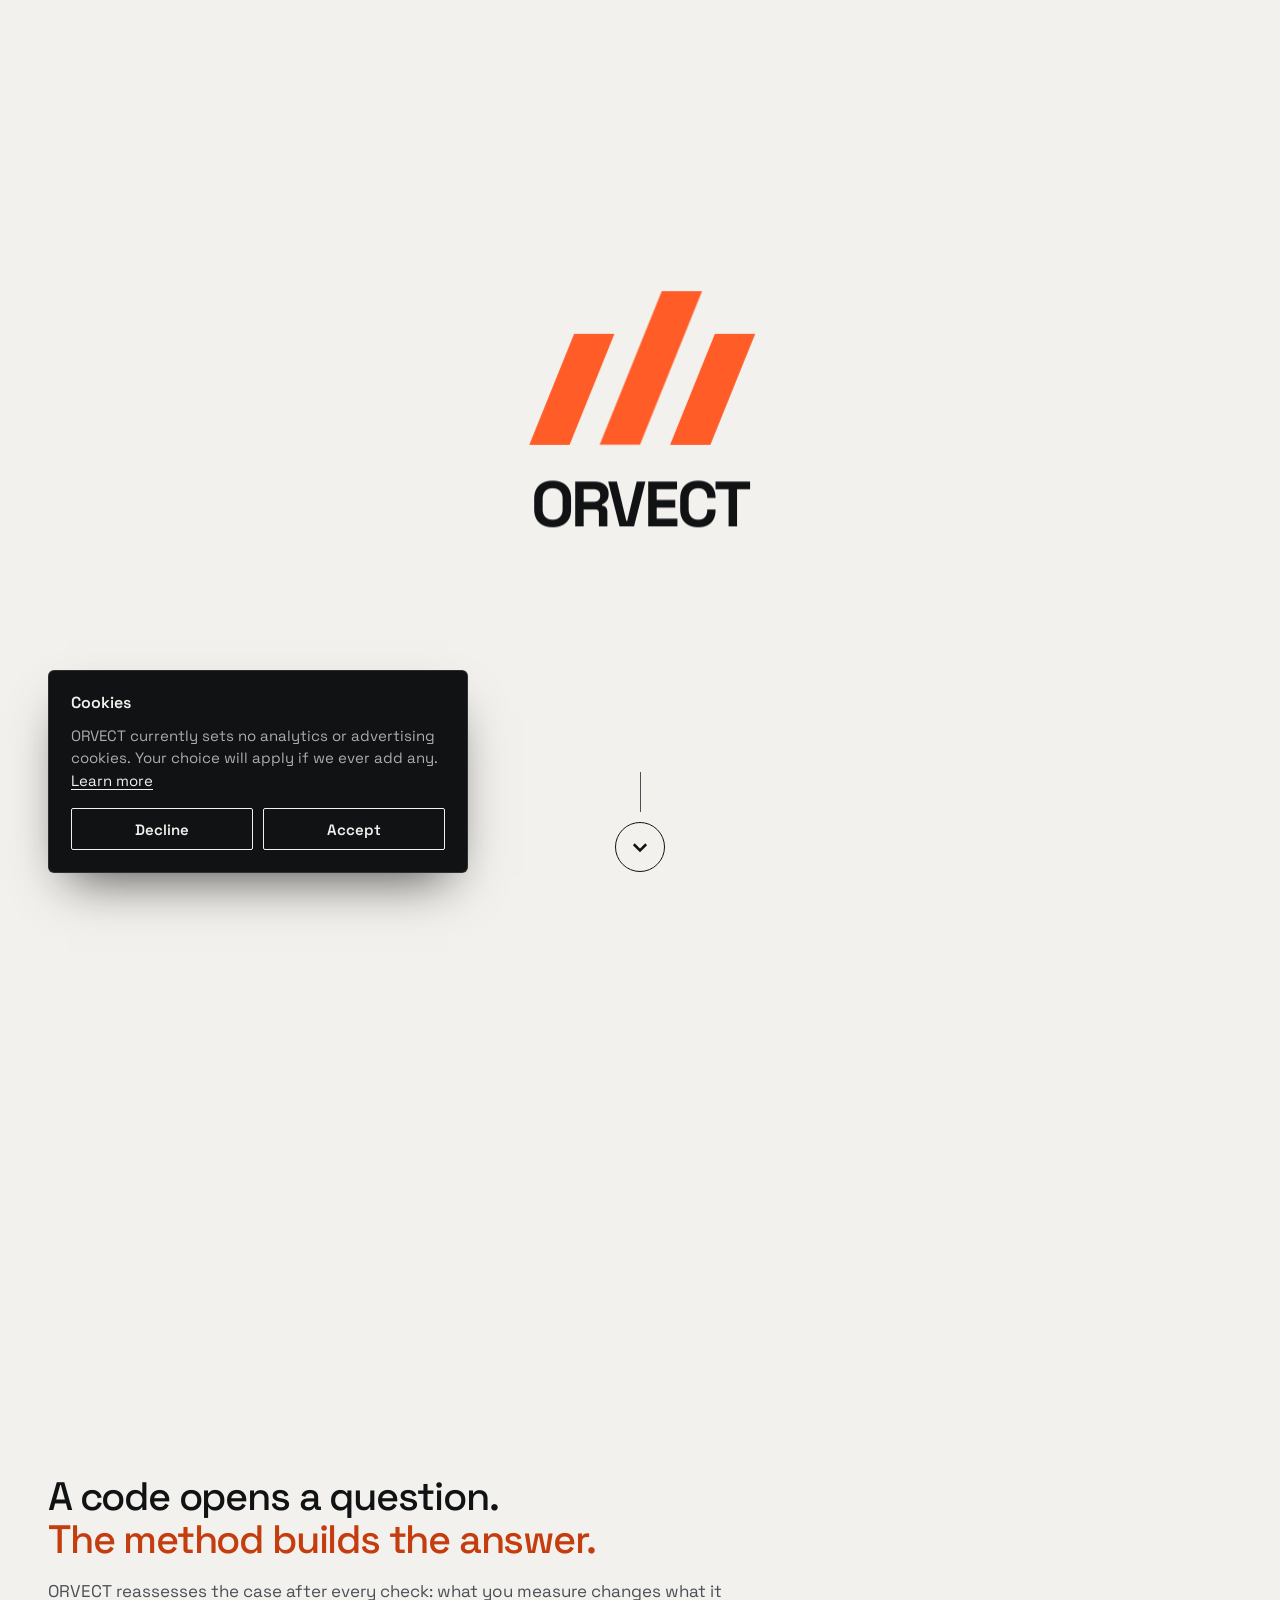
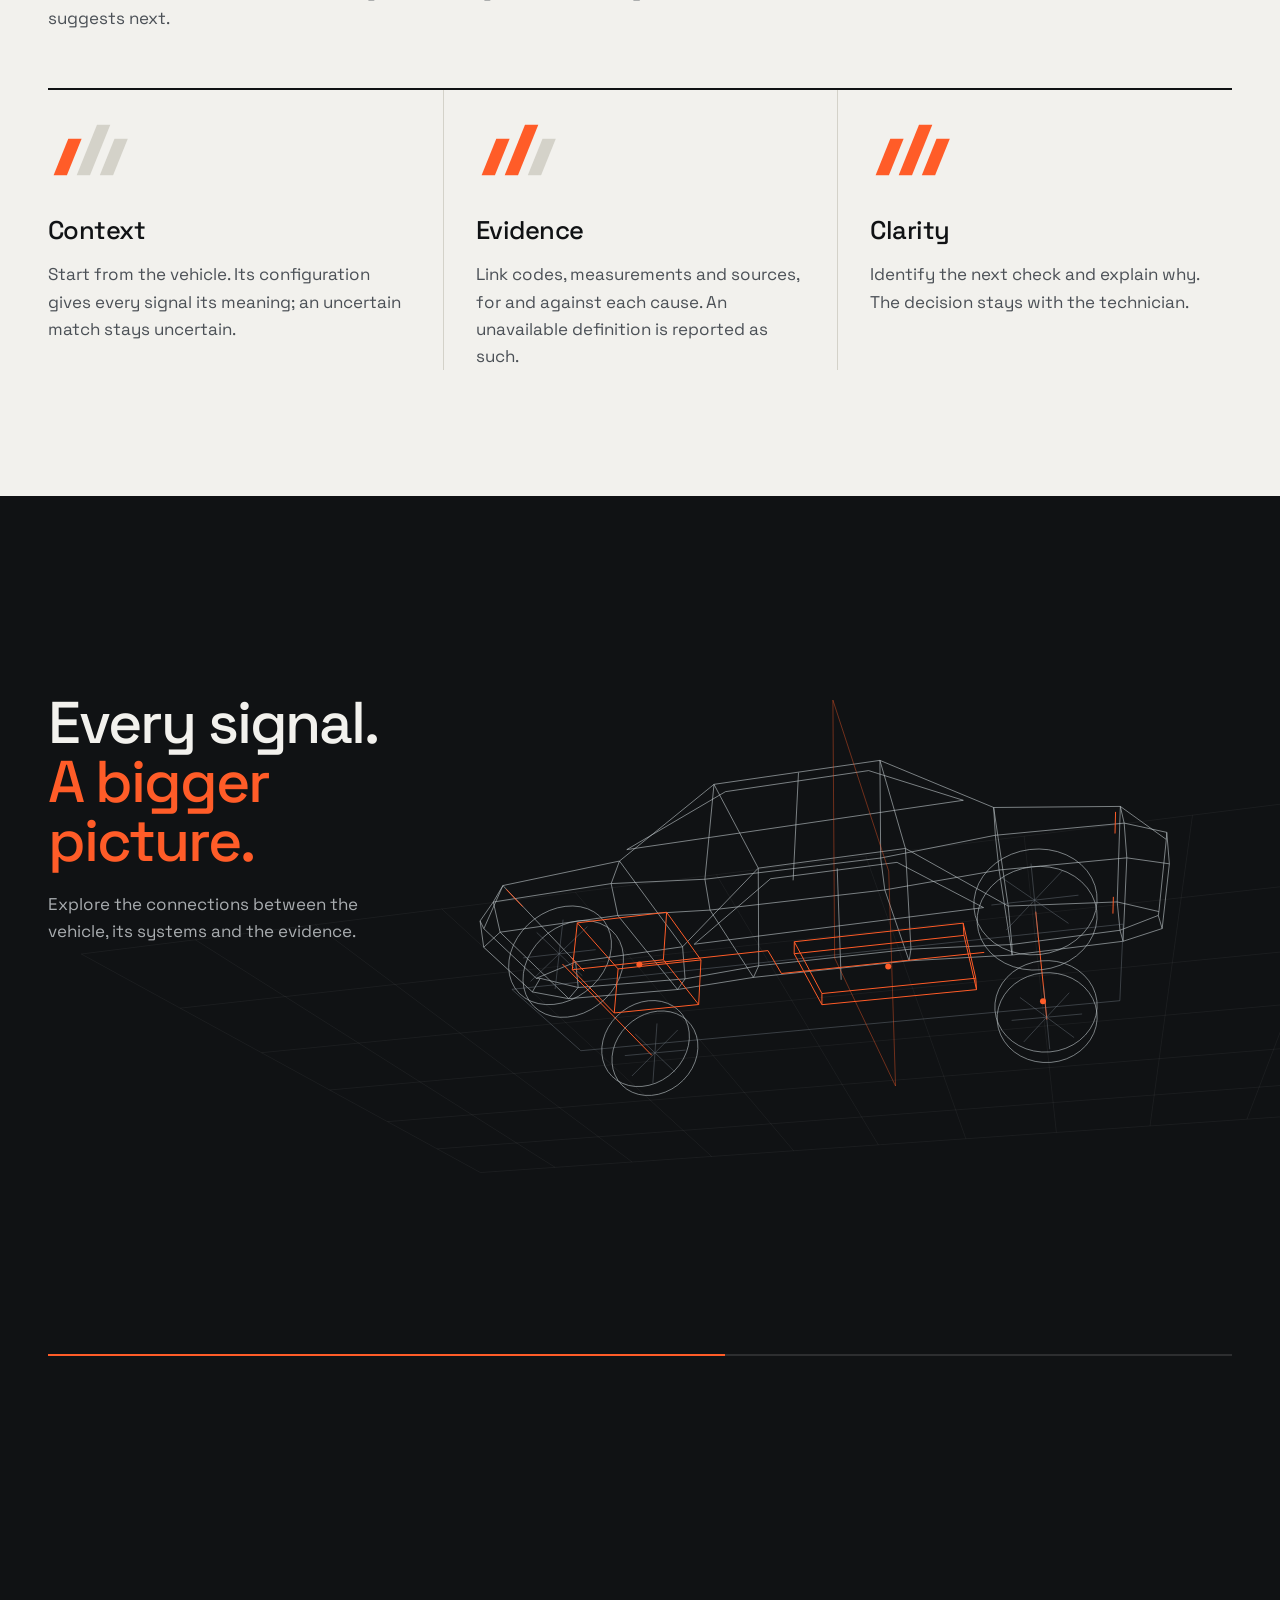
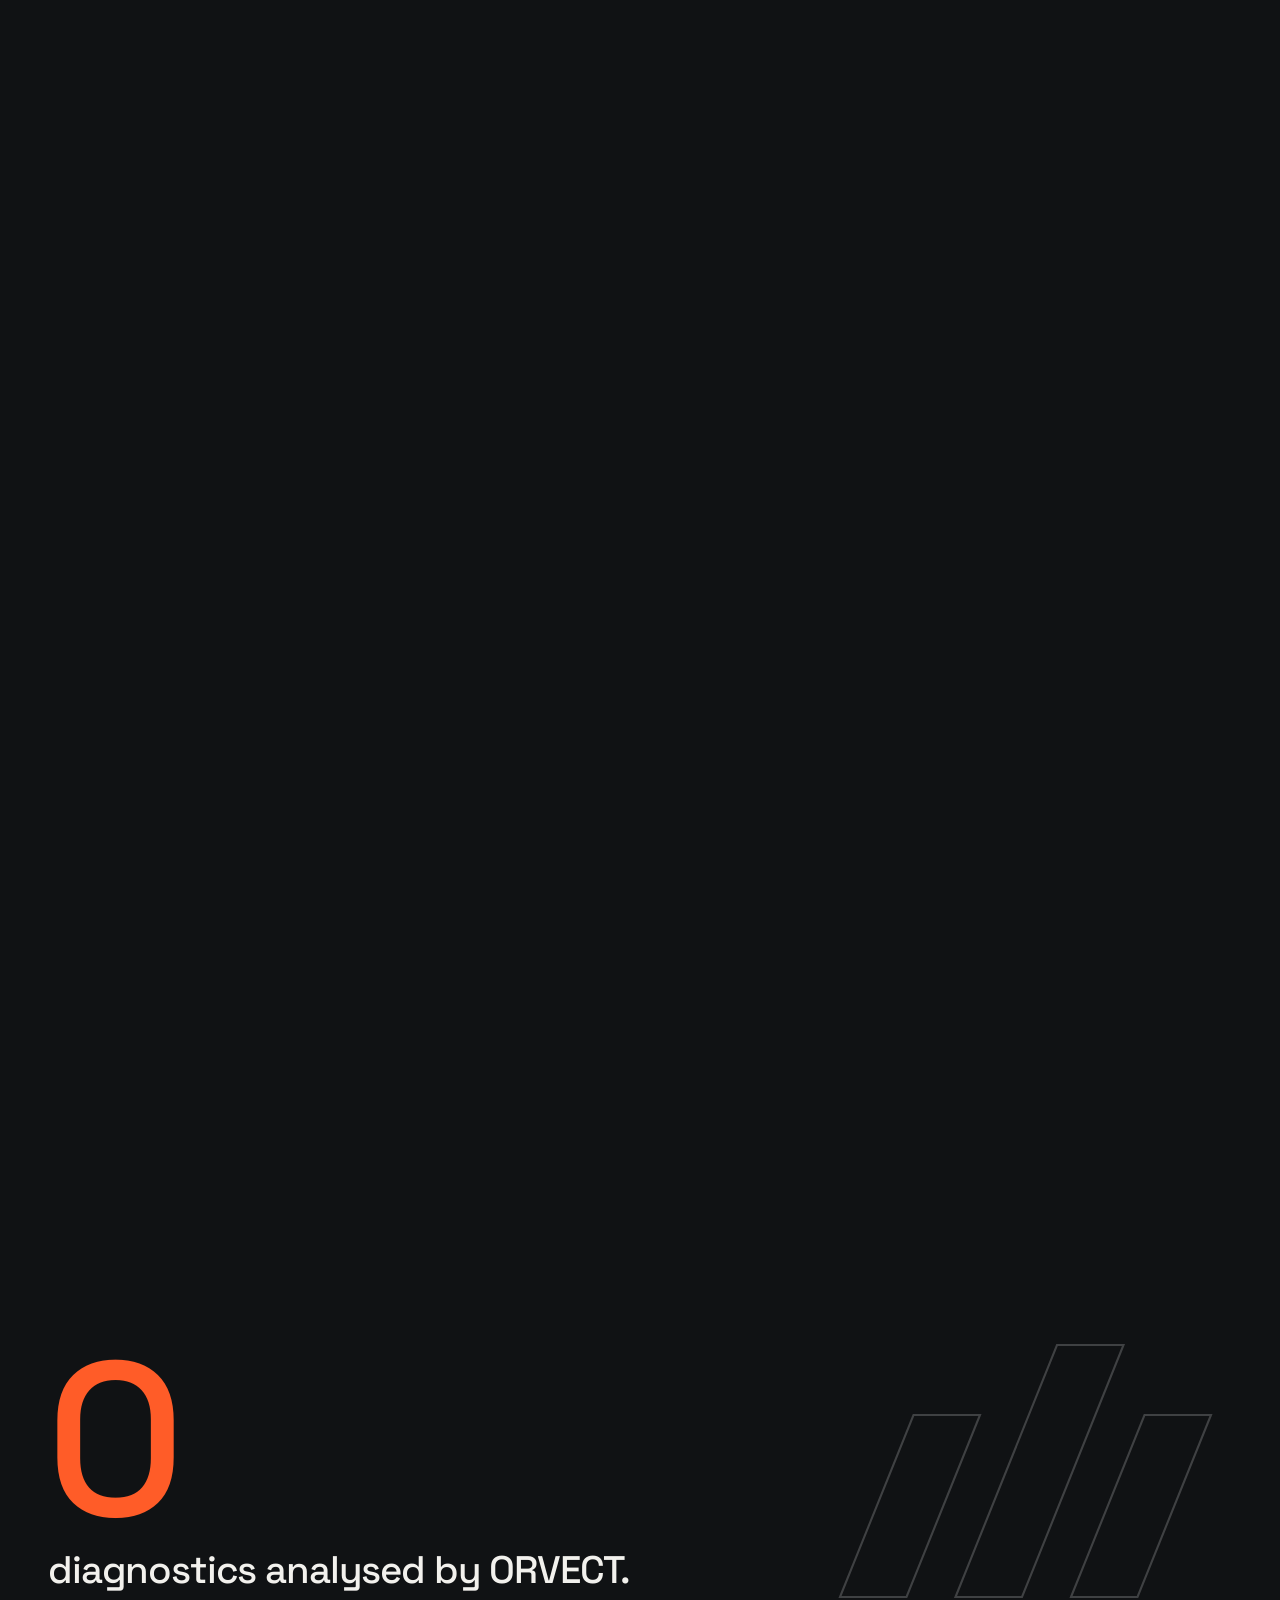
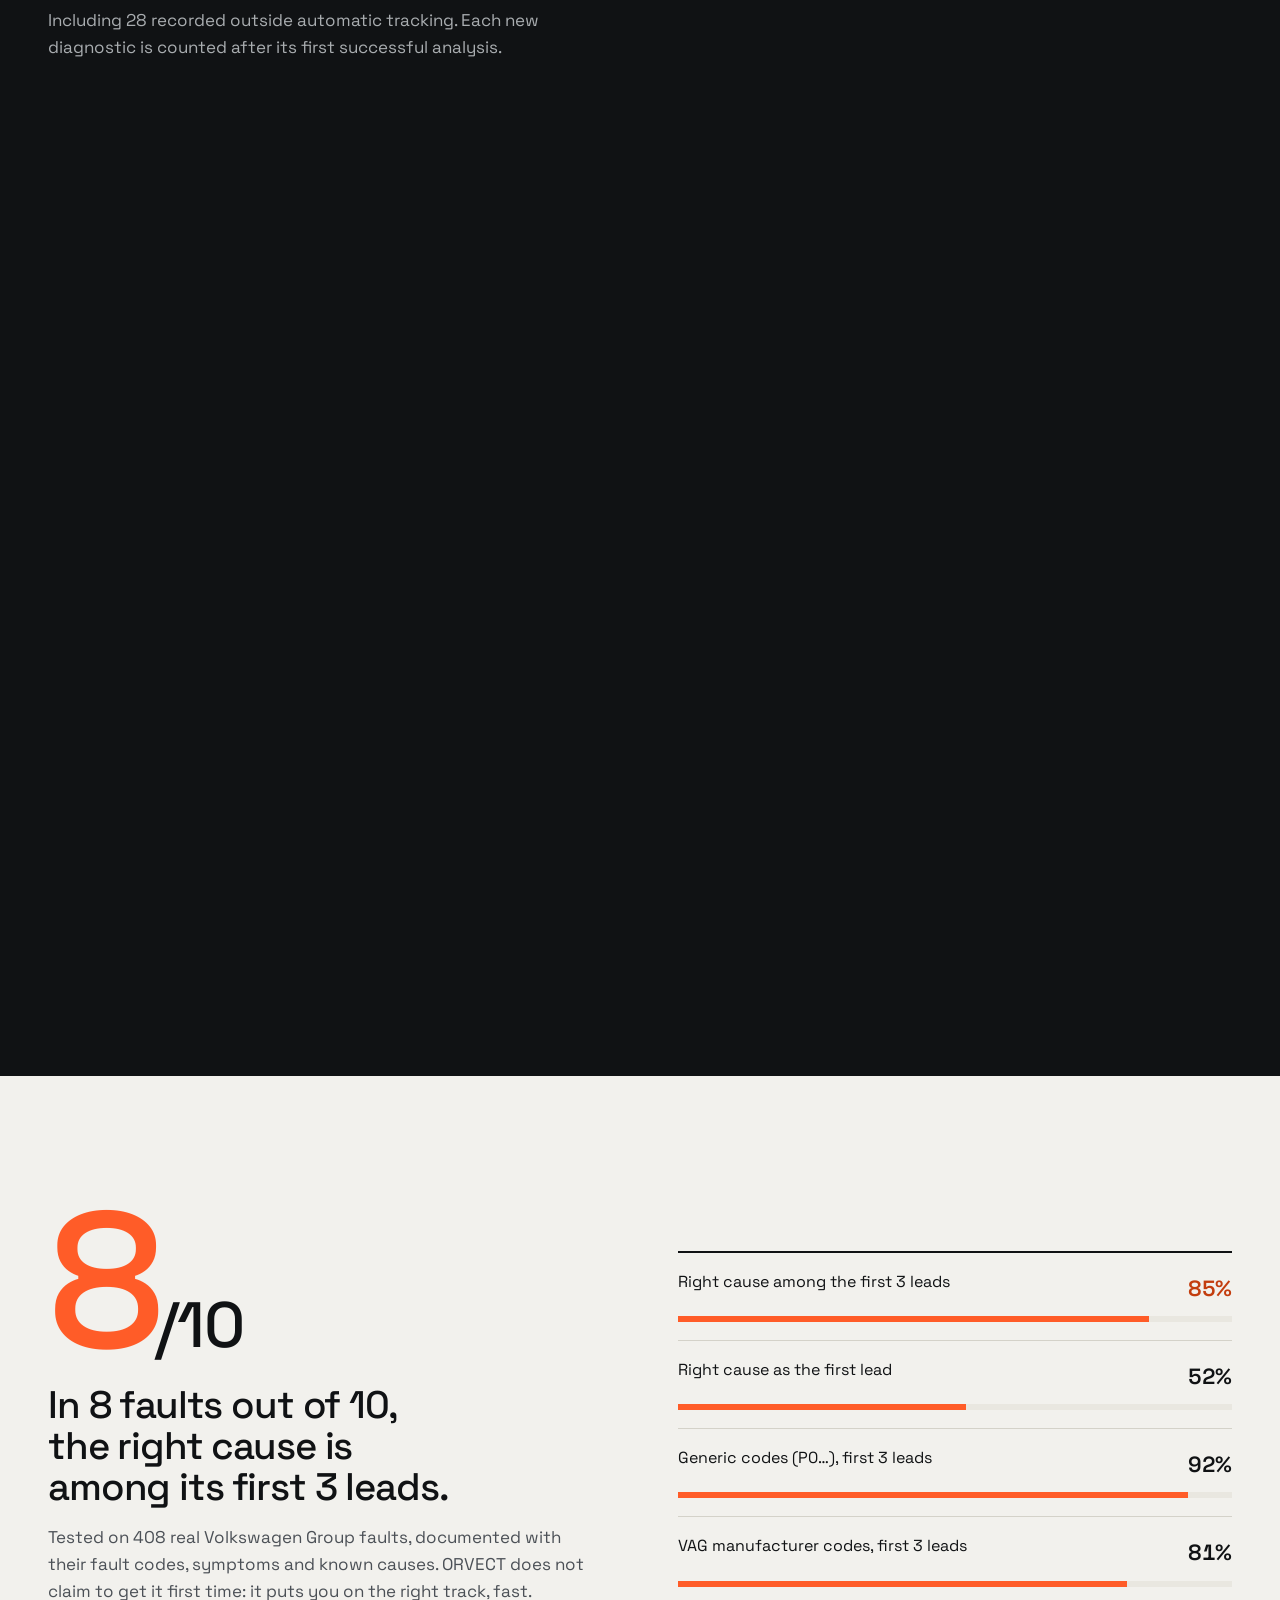
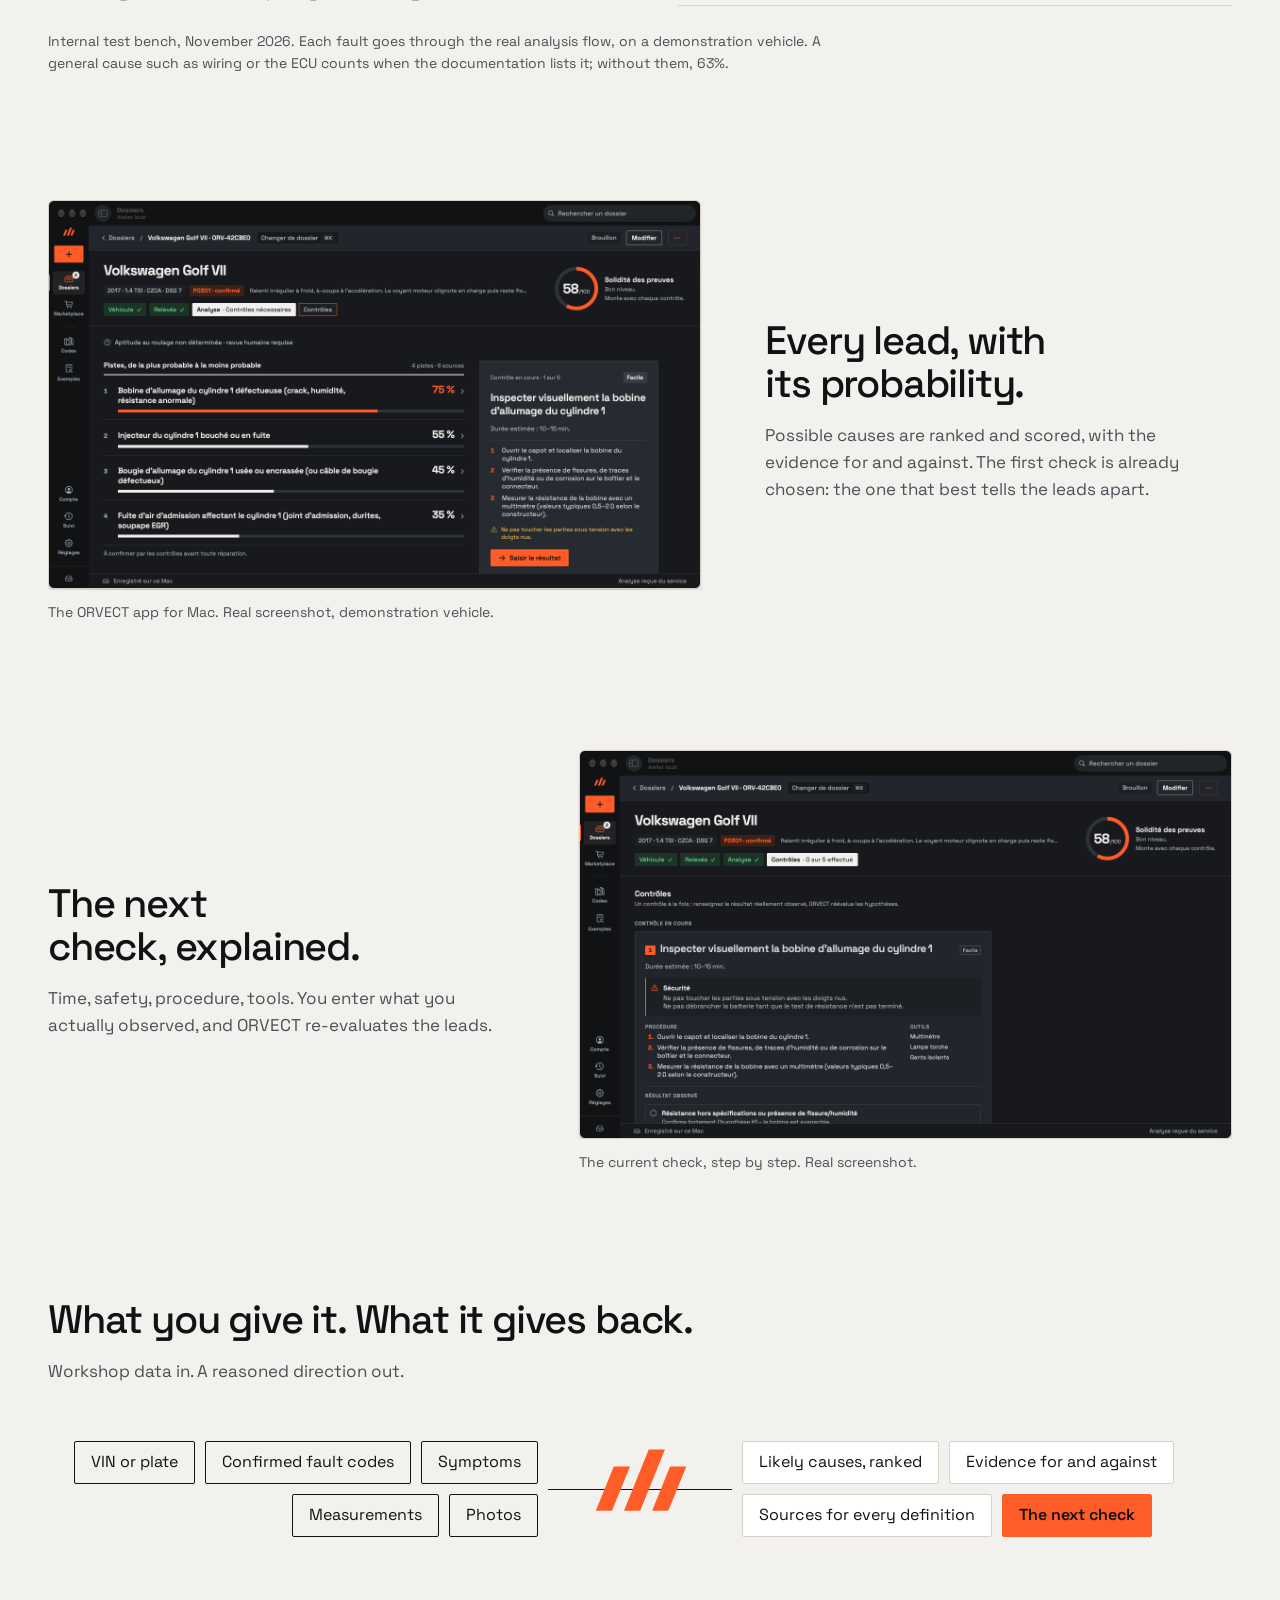
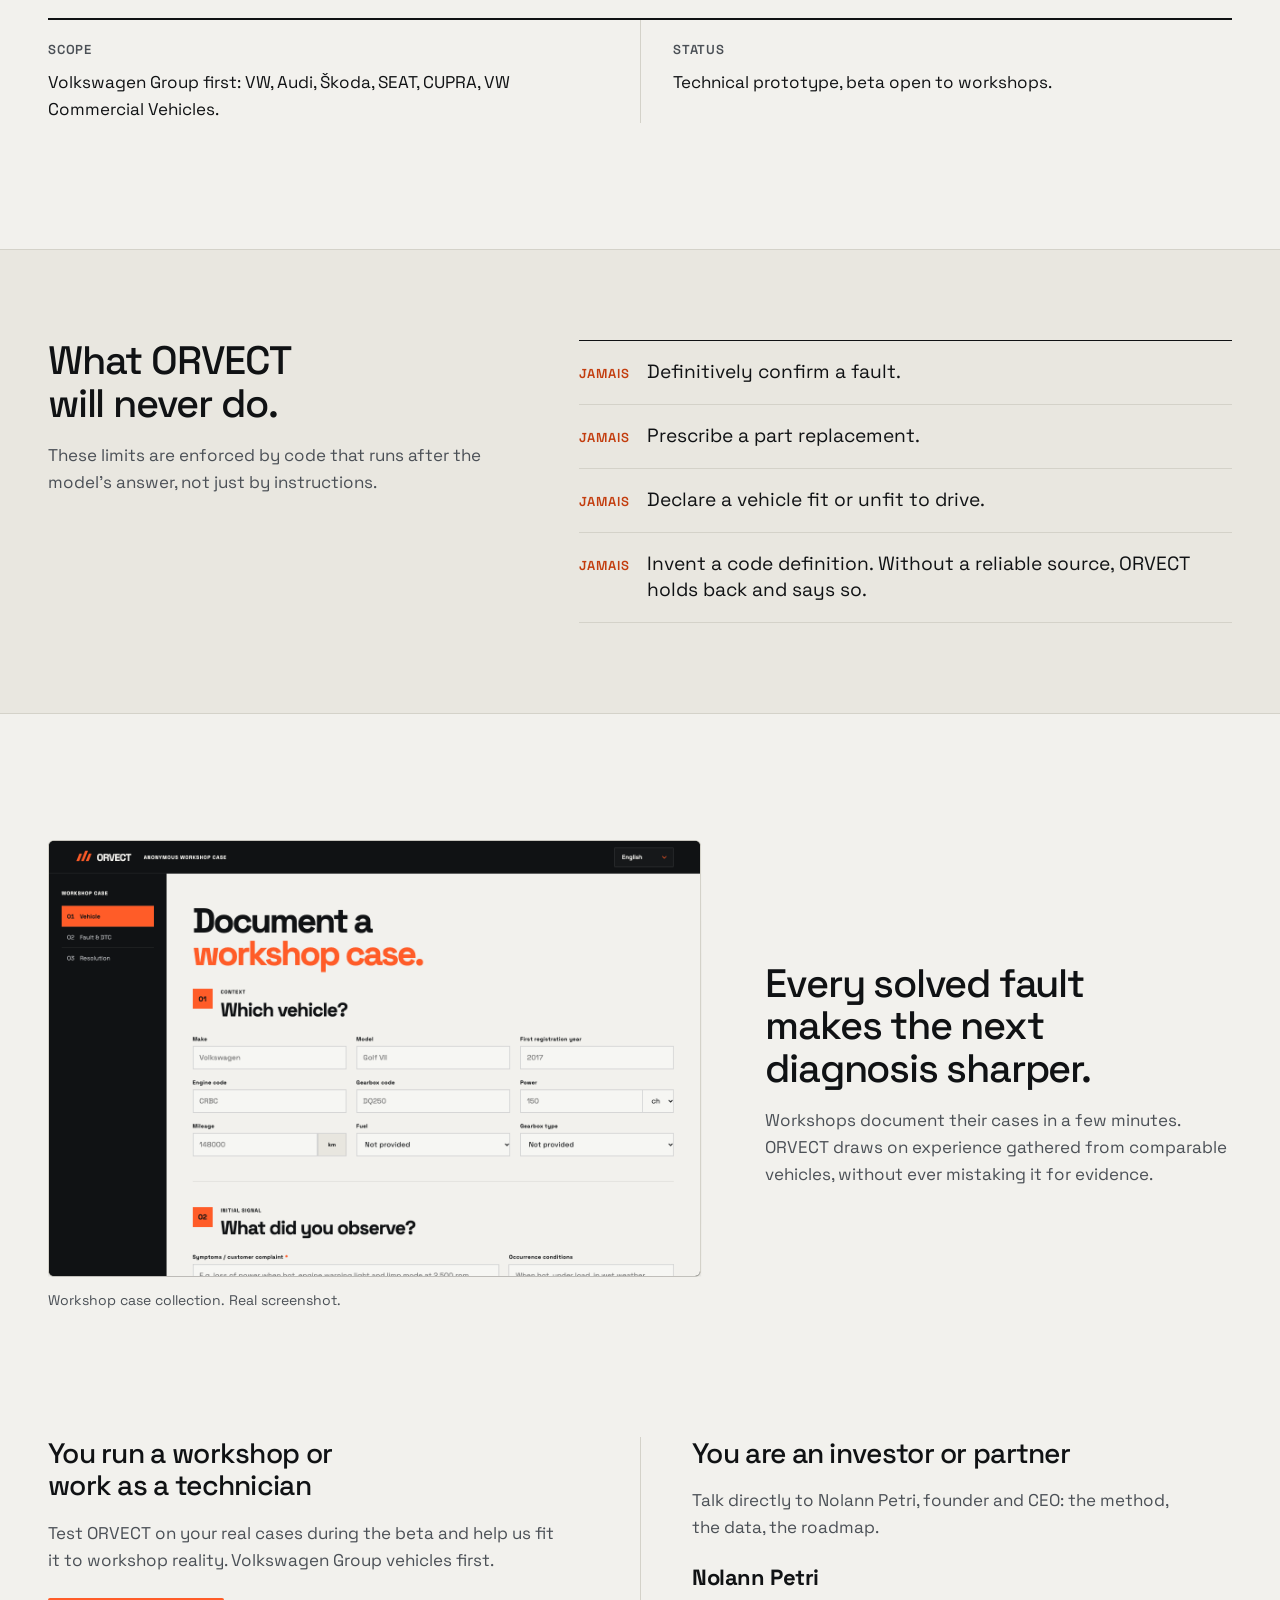
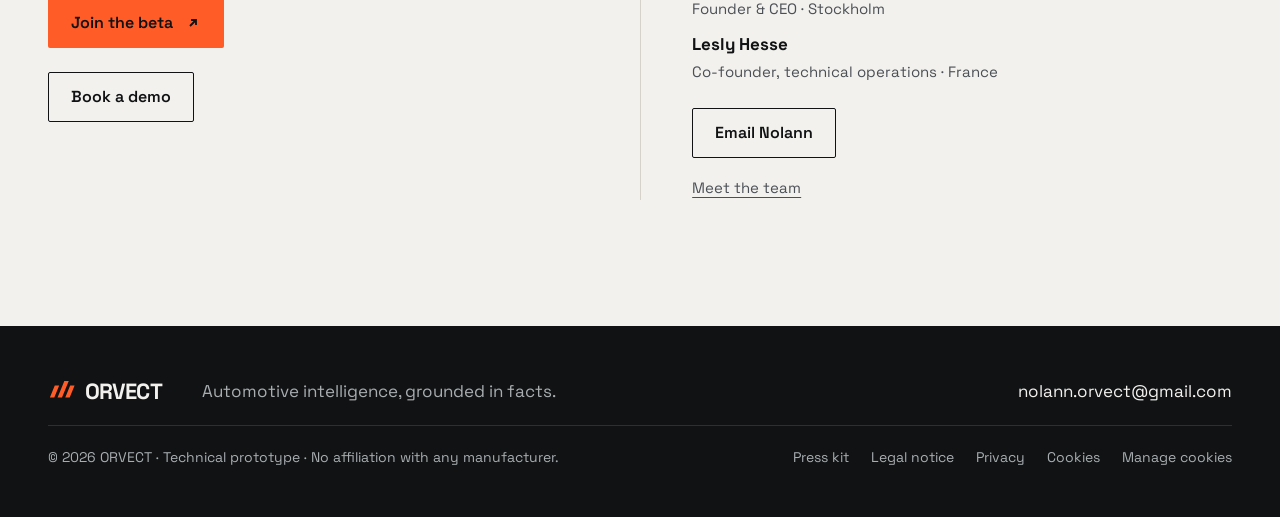
<file: index.html>
<!doctype html>
<html lang="fr">
<head>
<meta charset="utf-8"><meta name="viewport" content="width=device-width,initial-scale=1"><meta name="theme-color" content="#f2f1ed">
<meta name="description" content="ORVECT relie les codes défauts, les symptômes et les données du véhicule pour classer les causes probables et aider les techniciens à décider quoi vérifier ensuite.">
<meta property="og:title" content="ORVECT — Au-delà du code défaut."><meta property="og:description" content="De l’information véhicule à la prochaine décision diagnostique."><meta property="og:site_name" content="ORVECT"><meta property="og:type" content="website"><meta property="og:locale" content="fr_FR"><meta property="og:url" content="https://orvect.fr/"><meta property="og:image" content="https://orvect.fr/v1/assets/orvect-social-preview.png"><meta name="twitter:card" content="summary_large_image"><meta name="robots" content="index,follow"><link rel="canonical" href="https://orvect.fr/">
<script>try{var l=localStorage.getItem('orvect-lang');if(!l){l='en';for(var a=navigator.languages||[navigator.language],i=0;i<a.length;i++){var c=String(a[i]).slice(0,2).toLowerCase();if(/^(fr|en|de|sv)$/.test(c)){l=c;break}}}if(l!=='fr'){var h=document.documentElement;h.lang=l;h.classList.add('i18n-wait');setTimeout(function(){h.classList.remove('i18n-wait')},3000)}}catch(e){}</script>
<title>ORVECT — Au-delà du code défaut.</title>
<link rel="icon" href="favicon.ico" sizes="48x48"><link rel="icon" href="favicon.svg" type="image/svg+xml"><link rel="icon" href="icon-192.png" type="image/png" sizes="192x192"><link rel="apple-touch-icon" href="apple-touch-icon.png"><link rel="manifest" href="site.webmanifest">
<link rel="preload" href="v1/assets/SpaceGrotesk.ttf" as="font" type="font/ttf" crossorigin>
<link rel="stylesheet" href="v2/site.css?v=16"><link rel="stylesheet" href="v2/a.css?v=16">
<script src="v2/i18n.js?v=13" defer></script><script src="v2/v2.js?v=16" defer></script><script src="v2/vehicle.js?v=1" defer></script>
<script type="application/ld+json">{"@context":"https://schema.org","@graph":[{"@type":"Organization","@id":"https://orvect.fr/#org","name":"ORVECT","url":"https://orvect.fr/","logo":"https://orvect.fr/logo.png","founder":{"@type":"Person","@id":"https://orvect.fr/vision.html#nolann-petri","name":"Nolann Petri","image":"https://orvect.fr/v2/assets/nolann-petri-fondateur-orvect.jpg"}},{"@type":"WebSite","name":"ORVECT","url":"https://orvect.fr/","publisher":{"@id":"https://orvect.fr/#org"},"@id":"https://orvect.fr/#website","alternateName":["Orvect","ORVECT diagnostic automobile"],"inLanguage":"fr"},{"@type":"ItemList","@id":"https://orvect.fr/#navigation","name":"Navigation principale","itemListElement":[{"@type":"SiteNavigationElement","position":1,"name":"L’approche","url":"https://orvect.fr/approche.html"},{"@type":"SiteNavigationElement","position":2,"name":"Le prototype","url":"https://orvect.fr/prototype.html"},{"@type":"SiteNavigationElement","position":3,"name":"La vision","url":"https://orvect.fr/vision.html"},{"@type":"SiteNavigationElement","position":4,"name":"Rejoindre la bêta","url":"https://orvect.fr/beta.html"}]}]}</script>
</head>
<body>
<a class="skip" href="#main">Aller au contenu</a>

<header class="site-header" data-header>
  <div class="bar">
    <a class="brand" href="index.html" aria-label="ORVECT, accueil"><img src="v1/assets/orvect-mark.svg" alt="" width="30" height="25">ORVECT</a>
    <nav aria-label="Navigation principale">
      <div class="nav-item is-current" data-mega><button class="nav-trigger" type="button" aria-expanded="false">Produit<svg aria-hidden="true" viewBox="0 0 16 16"><path d="M4 6l4 4 4-4"/></svg></button><div class="mega"><div class="mega-inner"><div class="mega-col"><p class="mega-k">Le diagnostic</p><a class="mega-link" href="index.html#mac-title"><svg aria-hidden="true" viewBox="0 0 16 16"><path d="M3 13V8M8 13V3M13 13V6"/></svg><span><b>Pistes chiffrées</b><small>Chaque cause possible, avec sa probabilité.</small></span></a><a class="mega-link" href="index.html#check-title"><svg aria-hidden="true" viewBox="0 0 16 16"><path d="M3 8.5 6.5 12 13 4.5"/></svg><span><b>Prochain contrôle</b><small>Celui qui départage le mieux les pistes.</small></span></a><a class="mega-link" href="index.html#bench-title"><svg aria-hidden="true" viewBox="0 0 16 16"><circle cx="8" cy="8" r="5.5"/><circle cx="8" cy="8" r="2"/></svg><span><b>Fiabilité mesurée</b><small>8 pannes sur 10 dans les 3 premières pistes.</small></span></a><a class="mega-link" href="index.html#limits-title"><svg aria-hidden="true" viewBox="0 0 16 16"><path d="M8 2 13 4v4c0 3-2.2 5-5 6-2.8-1-5-3-5-6V4Z"/></svg><span><b>Garde-fous</b><small>Ce qu’ORVECT ne fera jamais.</small></span></a></div><div class="mega-col"><p class="mega-k">Le parcours</p><a class="mega-link" href="prototype.html#p1"><svg aria-hidden="true" viewBox="0 0 16 16"><path d="M2 10.5h12M3.5 10.5 5 6.5h6l1.5 4M4.5 13v-1.5M11.5 13v-1.5"/></svg><span><b>Identifier le véhicule</b><small>Véhicule, moteur et symptômes avant le code.</small></span></a><a class="mega-link" href="prototype.html#p2"><svg aria-hidden="true" viewBox="0 0 16 16"><path d="M1.5 8h2.5l2-4 3 8 2-4h3"/></svg><span><b>Rassembler les signaux</b><small>Chaque code vérifié : source et compatibilité.</small></span></a><a class="mega-link" href="prototype.html#p3"><svg aria-hidden="true" viewBox="0 0 16 16"><path d="M4 2h5l3 3v9H4ZM9 2v3h3M6 9h4M6 11.5h4"/></svg><span><b>Suivre les preuves</b><small>Observations, manques et interprétation séparés.</small></span></a><a class="mega-link" href="prototype.html#p4"><svg aria-hidden="true" viewBox="0 0 16 16"><circle cx="8" cy="5" r="2.5"/><path d="M3 14c.5-3 2.5-4.5 5-4.5s4.5 1.5 5 4.5"/></svg><span><b>Technicien aux commandes</b><small>Une trace de chaque vérification.</small></span></a></div><div class="mega-col mega-side"><p class="mega-k">Outils</p><a class="mega-link" href="prototype.html"><svg aria-hidden="true" viewBox="0 0 16 16"><path d="M2 3h12v8H2ZM6 14h4M8 11v3"/></svg><span><b>Le prototype</b><small>Le parcours complet, en ligne.</small></span></a><a class="mega-link" href="tarifs.html"><svg aria-hidden="true" viewBox="0 0 16 16"><path d="M2 2h6l6 6-6 6-6-6Z"/><circle cx="5.5" cy="5.5" r="1"/></svg><span><b>Tarifs</b><small>Trois formules par atelier.</small></span></a><a class="mega-link" href="mailto:nolann.orvect@gmail.com?subject=Demande%20de%20d%C3%A9mo%20ORVECT&amp;body=Bonjour%2C%0A%0AJe%20souhaite%20une%20d%C3%A9mo%20d%E2%80%99ORVECT.%0A%0AAtelier%20%3A%0AVille%20%3A%0ANombre%20de%20techniciens%20%3A%0ACr%C3%A9neaux%20qui%20me%20conviennent%20%3A%0A"><svg aria-hidden="true" viewBox="0 0 16 16"><path d="M2.5 3.5h11v10h-11ZM2.5 6.5h11M5.5 2v3M10.5 2v3"/></svg><span><b>Réserver une démo</b><small>Un de vos dossiers, passé dans ORVECT avec nous.</small></span></a></div></div></div></div>
      <div class="nav-item" data-mega><button class="nav-trigger" type="button" aria-expanded="false">Entreprise<svg aria-hidden="true" viewBox="0 0 16 16"><path d="M4 6l4 4 4-4"/></svg></button><div class="mega"><div class="mega-inner"><div class="mega-col"><p class="mega-k">ORVECT</p><a class="mega-link" href="approche.html"><svg aria-hidden="true" viewBox="0 0 16 16"><path d="M8 2 14 5 8 8 2 5ZM2 8l6 3 6-3M2 11l6 3 6-3"/></svg><span><b>L’approche</b><small>Contexte, preuves, clarté.</small></span></a><a class="mega-link" href="vision.html"><svg aria-hidden="true" viewBox="0 0 16 16"><path d="M1.5 8s2.5-4.5 6.5-4.5S14.5 8 14.5 8 12 12.5 8 12.5 1.5 8 1.5 8Z"/><circle cx="8" cy="8" r="2"/></svg><span><b>La vision</b><small>Où va ORVECT, et pourquoi.</small></span></a><a class="mega-link" href="vision.html#equipe"><svg aria-hidden="true" viewBox="0 0 16 16"><circle cx="5.5" cy="5.5" r="2"/><circle cx="11" cy="6" r="1.7"/><path d="M1.5 13.5c.4-2.5 2-3.8 4-3.8s3.6 1.3 4 3.8M10 10c2 0 3.8 1 4.3 3.5"/></svg><span><b>L’équipe</b><small>Les fondateurs d’ORVECT.</small></span></a></div><div class="mega-col mega-side"><p class="mega-k">Ressources</p><a class="mega-link" href="presse.html"><svg aria-hidden="true" viewBox="0 0 16 16"><path d="M2 3h12v10H2ZM2 11l3.5-3.5 3 3 2-2L14 12"/></svg><span><b>Kit presse</b><small>Logos, visuels et photos.</small></span></a><a class="mega-link" href="beta.html"><svg aria-hidden="true" viewBox="0 0 16 16"><path d="M5 11 11 5M6 5h5v5"/></svg><span><b>Rejoindre la bêta</b><small>Testez ORVECT sur vos cas réels.</small></span></a></div></div></div></div>
      <a class="nav-plain" href="tarifs.html">Tarifs</a>
    </nav>
    <a class="btn btn-ghost btn-small btn-demo" href="mailto:nolann.orvect@gmail.com?subject=Demande%20de%20d%C3%A9mo%20ORVECT&amp;body=Bonjour%2C%0A%0AJe%20souhaite%20une%20d%C3%A9mo%20d%E2%80%99ORVECT.%0A%0AAtelier%20%3A%0AVille%20%3A%0ANombre%20de%20techniciens%20%3A%0ACr%C3%A9neaux%20qui%20me%20conviennent%20%3A%0A" aria-label="Réserver une démo"><span class="demo-long">Réserver une démo</span><span class="demo-short" aria-hidden="true">Démo</span></a>
    <a class="btn btn-primary btn-small" href="beta.html">Rejoindre la bêta <svg aria-hidden="true" viewBox="0 0 16 16"><path d="M5 11 11 5M6 5h5v5"/></svg></a>
    <select class="lang-select" data-lang aria-label="Langue"><option value="fr">FR</option><option value="en">EN</option><option value="de">DE</option><option value="sv">SV</option></select>
    <button class="menu-toggle" type="button" data-menu-toggle aria-expanded="false" aria-label="Menu"><span></span><span></span></button>
  </div>
</header>

<main id="main">
  <section class="intro" data-intro aria-labelledby="hero-title">
    <div class="stage">
      <div class="lockup">
        <h1 id="hero-title" class="wordmark" data-text="ORVECT">ORVECT<span class="sr-only"> — Au-delà du code défaut.</span></h1>
      </div>
      <div class="layers" aria-hidden="true">
        <span class="layer"><span class="skew"><i class="fill"></i></span></span>
        <span class="layer"><span class="skew"><i class="fill"></i></span></span>
        <span class="layer"><span class="skew"><i class="fill"></i></span></span>
      </div>
      <figure class="product">
        <div class="shot-frame"><img src="v2/assets/program-fr.png" width="1440" height="960" alt="Écran d’identification du véhicule dans l’atelier ORVECT : saisie par VIN, par plaque ou manuelle, et étapes Identification, Vérification, DTC et symptômes, Résultats."></div>
        <figcaption>L’atelier ORVECT aujourd’hui. Capture réelle, données de démonstration synthétiques.</figcaption>
      </figure>
      <button class="cue" type="button" data-cue aria-label="Passer l’introduction"><span></span><svg aria-hidden="true" viewBox="0 0 16 16"><path d="M3.5 6 8 10.5 12.5 6"/></svg></button>
    </div>
  </section>

  <section class="method-sec wrap" aria-labelledby="method-title">
    <div class="section-head rise" data-reveal>
      <h2 id="method-title">Un code ouvre une question. <span>La méthode construit la réponse.</span></h2>
      <p>ORVECT réévalue le dossier après chaque contrôle : ce que vous mesurez change ce qu’il vous propose ensuite.</p>
    </div>
    <ol class="method-steps" data-reveal>
      <li><svg class="step-mark" viewBox="0 0 120 100" aria-hidden="true"><path d="M8 76 29 24h19L27 76Z"/><path d="M41 76 70 4h19L60 76Z"/><path d="M74 76 95 24h19L93 76Z"/></svg><h3>Contexte</h3><p>Partir du véhicule. Sa configuration donne son sens à chaque signal ; une correspondance incertaine reste incertaine.</p></li>
      <li><svg class="step-mark" viewBox="0 0 120 100" aria-hidden="true"><path d="M8 76 29 24h19L27 76Z"/><path d="M41 76 70 4h19L60 76Z"/><path d="M74 76 95 24h19L93 76Z"/></svg><h3>Preuves</h3><p>Relier codes, mesures et sources, pour et contre chaque cause. Une définition indisponible est signalée comme telle.</p></li>
      <li><svg class="step-mark" viewBox="0 0 120 100" aria-hidden="true"><path d="M8 76 29 24h19L27 76Z"/><path d="M41 76 70 4h19L60 76Z"/><path d="M74 76 95 24h19L93 76Z"/></svg><h3>Clarté</h3><p>Identifier le prochain contrôle et expliquer pourquoi. La décision reste celle du technicien.</p></li>
    </ol>
  </section>

  <section class="vehicle band-dark" data-vehicle aria-labelledby="vehicle-title">
    <div class="vehicle-stage">
      <canvas aria-hidden="true"></canvas>
      <div class="vehicle-copy wrap">
        <h2 id="vehicle-title">Chaque signal. <span>Une vue d’ensemble.</span></h2>
        <p>Explorez les liens entre le véhicule, ses systèmes et les preuves.</p>
      </div>
      <div class="vehicle-progress wrap" aria-hidden="true"><i></i></div>
    </div>
  </section>

  <section class="proof band-dark" data-proof aria-labelledby="proof-title">
    <div class="proof-stage">
      <div class="wrap proof-grid">
        <div class="proof-copy">
          <p class="proof-num" aria-hidden="true"><strong data-proof-count data-historical="28" data-endpoint="https://orvect-api.onrender.com/api/public/metrics">40</strong></p>
          <h2 id="proof-title"><span class="sr-only" data-proof-sr>40 </span>diagnostics analysés par ORVECT.</h2>
          <p class="proof-note">Dont 28 enregistrés hors suivi automatique. Chaque nouveau diagnostic est compté après sa première analyse réussie.</p>
        </div>
        <svg class="proof-mark" viewBox="0 0 120 100" aria-hidden="true"><path d="M8 76 29 24h19L27 76Z"/><path d="M41 76 70 4h19L60 76Z"/><path d="M74 76 95 24h19L93 76Z"/></svg>
      </div>
    </div>
  </section>

  <section class="bench wrap" aria-labelledby="bench-title" data-reveal>
    <div class="bench-grid">
      <div class="bench-lead">
        <p class="bench-num" aria-hidden="true"><strong>8</strong><span>/10</span></p>
        <h2 id="bench-title">Dans 8 pannes sur 10, la bonne cause est parmi ses 3 premières pistes.</h2>
        <p>Testé sur 408 pannes réelles du groupe Volkswagen, documentées avec leurs codes défaut, leurs symptômes et leurs causes connues. ORVECT ne prétend pas trouver du premier coup : il vous met vite sur la bonne voie.</p>
      </div>
      <dl class="bench-bars">
        <div style="--v:.85"><dt>Bonne cause dans les 3 premières pistes</dt><dd>85 %</dd></div>
        <div style="--v:.52"><dt>Bonne cause en première piste</dt><dd>52 %</dd></div>
        <div style="--v:.92"><dt>Codes génériques (P0…), 3 premières pistes</dt><dd>92 %</dd></div>
        <div style="--v:.81"><dt>Codes constructeur VAG, 3 premières pistes</dt><dd>81 %</dd></div>
      </dl>
    </div>
    <p class="bench-note">Banc de test interne, novembre 2026. Chaque panne passe par le vrai parcours d’analyse, sur un véhicule de démonstration. Une cause générale comme le câblage ou le calculateur compte quand la documentation la cite ; sans elles, 63 %.</p>
  </section>

  <section class="cases wrap" aria-labelledby="mac-title">
    <figure class="shot" data-reveal>
      <div class="shot-frame"><img src="v2/assets/mac-analyse-fr.png?v=2" width="2760" height="1640" loading="lazy" alt="App ORVECT pour Mac : analyse d’un raté au cylindre 1 sur une Golf VII 1.4 TSI. Quatre hypothèses classées avec leur probabilité, de la bobine d’allumage à 75 % à une fuite d’air à 35 %, et le premier contrôle proposé."></div>
      <figcaption>L’app ORVECT pour Mac. Capture réelle, véhicule de démonstration.</figcaption>
    </figure>
    <div class="section-head">
      <h2 id="mac-title">Chaque piste, avec sa probabilité.</h2>
      <p>Les causes possibles sont classées et chiffrées, avec les éléments pour et contre. Le premier contrôle est déjà choisi : celui qui départage le mieux les pistes.</p>
    </div>
  </section>

  <section class="cases cases-flip wrap" aria-labelledby="check-title">
    <figure class="shot" data-reveal>
      <div class="shot-frame"><img src="v2/assets/mac-controle-fr.png?v=2" width="2760" height="1640" loading="lazy" alt="Étape Contrôles de l’app ORVECT pour Mac : inspecter visuellement la bobine d’allumage du cylindre 1, avec la durée estimée, les consignes de sécurité, la procédure et les outils."></div>
      <figcaption>Le contrôle en cours, pas à pas. Capture réelle.</figcaption>
    </figure>
    <div class="section-head">
      <h2 id="check-title">Le prochain contrôle, expliqué.</h2>
      <p>Durée, sécurité, procédure, outils. Vous saisissez ce que vous avez réellement observé, et ORVECT réévalue les pistes.</p>
    </div>
  </section>

  <section class="io wrap" aria-labelledby="io-title" data-reveal>
    <div class="section-head">
      <h2 id="io-title">Ce que vous lui donnez. Ce qu’il vous rend.</h2>
      <p>Des données d’atelier en entrée. Une direction argumentée en sortie.</p>
    </div>
    <div class="io-grid">
      <ul class="chips chips-in" aria-label="Ce que vous donnez">
        <li>VIN ou plaque</li><li>Codes défauts confirmés</li><li>Symptômes</li><li>Mesures</li><li>Photos</li>
      </ul>
      <div class="io-mark" aria-hidden="true">
        <svg viewBox="0 0 120 100"><path d="M8 76 29 24h19L27 76Z"/><path d="M41 76 70 4h19L60 76Z"/><path d="M74 76 95 24h19L93 76Z"/></svg>
        <i></i>
      </div>
      <ul class="chips chips-out" aria-label="Ce qu’ORVECT rend">
        <li>Causes probables, classées</li><li>Éléments pour et contre</li><li>Sources de chaque définition</li><li class="next">Le prochain contrôle</li>
      </ul>
    </div>
    <dl class="facts">
      <div><dt>Périmètre</dt><dd>Groupe Volkswagen d’abord : VW, Audi, Škoda, SEAT, CUPRA, VW Utilitaires.</dd></div>
      <div><dt>Statut</dt><dd>Prototype technique, bêta ouverte aux ateliers.</dd></div>
    </dl>
  </section>

  <section class="limits" aria-labelledby="limits-title">
    <div class="wrap limits-grid">
      <div class="section-head" data-reveal>
        <h2 id="limits-title">Ce qu’ORVECT ne fera jamais.</h2>
        <p>Ces limites sont tenues par du code exécuté après la réponse du modèle, pas seulement par des consignes.</p>
      </div>
      <ul class="never" data-reveal>
        <li>Confirmer définitivement une panne.</li>
        <li>Prescrire le remplacement d’une pièce.</li>
        <li>Déclarer un véhicule apte ou inapte à rouler.</li>
        <li>Inventer une définition de code. Sans source fiable, ORVECT s’abstient et le dit.</li>
      </ul>
    </div>
  </section>

  <section class="cases wrap" aria-labelledby="cases-title">
    <figure class="shot" data-reveal>
      <div class="shot-frame"><img src="v2/assets/collection-fr.png" width="1440" height="960" loading="lazy" alt="Formulaire ORVECT « Documenter un cas atelier » : marque, modèle, code moteur, code boîte, kilométrage, puis symptômes observés."></div>
      <figcaption>Collecte de cas atelier. Capture réelle.</figcaption>
    </figure>
    <div class="section-head">
      <h2 id="cases-title">Chaque panne résolue rend le suivant plus juste.</h2>
      <p>Les ateliers documentent leurs cas en quelques minutes. ORVECT s’appuie sur l’expérience accumulée sur des véhicules comparables, sans jamais la confondre avec une preuve.</p>
    </div>
  </section>

  <section class="doors wrap" id="fondateurs" aria-labelledby="doors-title">
    <h2 id="doors-title" class="sr-only">Deux façons d’avancer avec ORVECT</h2>
    <div class="door" data-reveal>
      <h3>Vous êtes un atelier ou un technicien</h3>
      <p>Testez ORVECT sur vos cas réels pendant la bêta et aidez-nous à l’ajuster aux réalités de l’atelier. Priorité aux véhicules du groupe Volkswagen.</p>
      <a class="btn btn-primary" href="beta.html">Rejoindre la bêta <svg aria-hidden="true" viewBox="0 0 16 16"><path d="M5 11 11 5M6 5h5v5"/></svg></a>
      <a class="btn btn-ghost" href="mailto:nolann.orvect@gmail.com?subject=Demande%20de%20d%C3%A9mo%20ORVECT&amp;body=Bonjour%2C%0A%0AJe%20souhaite%20une%20d%C3%A9mo%20d%E2%80%99ORVECT.%0A%0AAtelier%20%3A%0AVille%20%3A%0ANombre%20de%20techniciens%20%3A%0ACr%C3%A9neaux%20qui%20me%20conviennent%20%3A%0A">Réserver une démo</a>
    </div>
    <div class="door" data-reveal>
      <h3>Vous êtes investisseur ou partenaire</h3>
      <p>Parlez directement à Nolann Petri, fondateur et CEO : la méthode, les données, la feuille de route.</p>
      <ul class="founders">
        <li><b>Nolann Petri</b><span>Fondateur &amp; CEO · Stockholm</span></li>
        <li><b>Lesly Hesse</b><span>Cofondateur, opérations techniques · France</span></li>
      </ul>
      <a class="btn btn-ghost" href="mailto:nolann.orvect@gmail.com?subject=ORVECT">Écrire à Nolann</a> <a class="text-more" href="vision.html#equipe">Voir l’équipe</a>
    </div>
  </section>
</main>

<footer class="site-footer">
  <div class="wrap footer-grid">
    <a class="brand" href="index.html"><img src="v1/assets/orvect-mark.svg" alt="" width="30" height="25">ORVECT</a>
    <p>L’intelligence automobile, ancrée dans les faits.</p>
    <a href="mailto:nolann.orvect@gmail.com">nolann.orvect@gmail.com</a>
    <div class="fine">
      <p>© 2026 ORVECT · Prototype technique · Aucune affiliation avec un constructeur.</p>
      <nav class="legal-links" aria-label="Informations légales"><a href="presse.html">Kit presse</a><a href="legal.html#mentions">Mentions légales</a><a href="legal.html#confidentialite">Confidentialité</a><a href="legal.html#cookies">Cookies</a><button type="button" class="linklike" data-consent-open>Gérer les cookies</button></nav>
    </div>
  </div>
</footer>
</body>
</html>
</file>
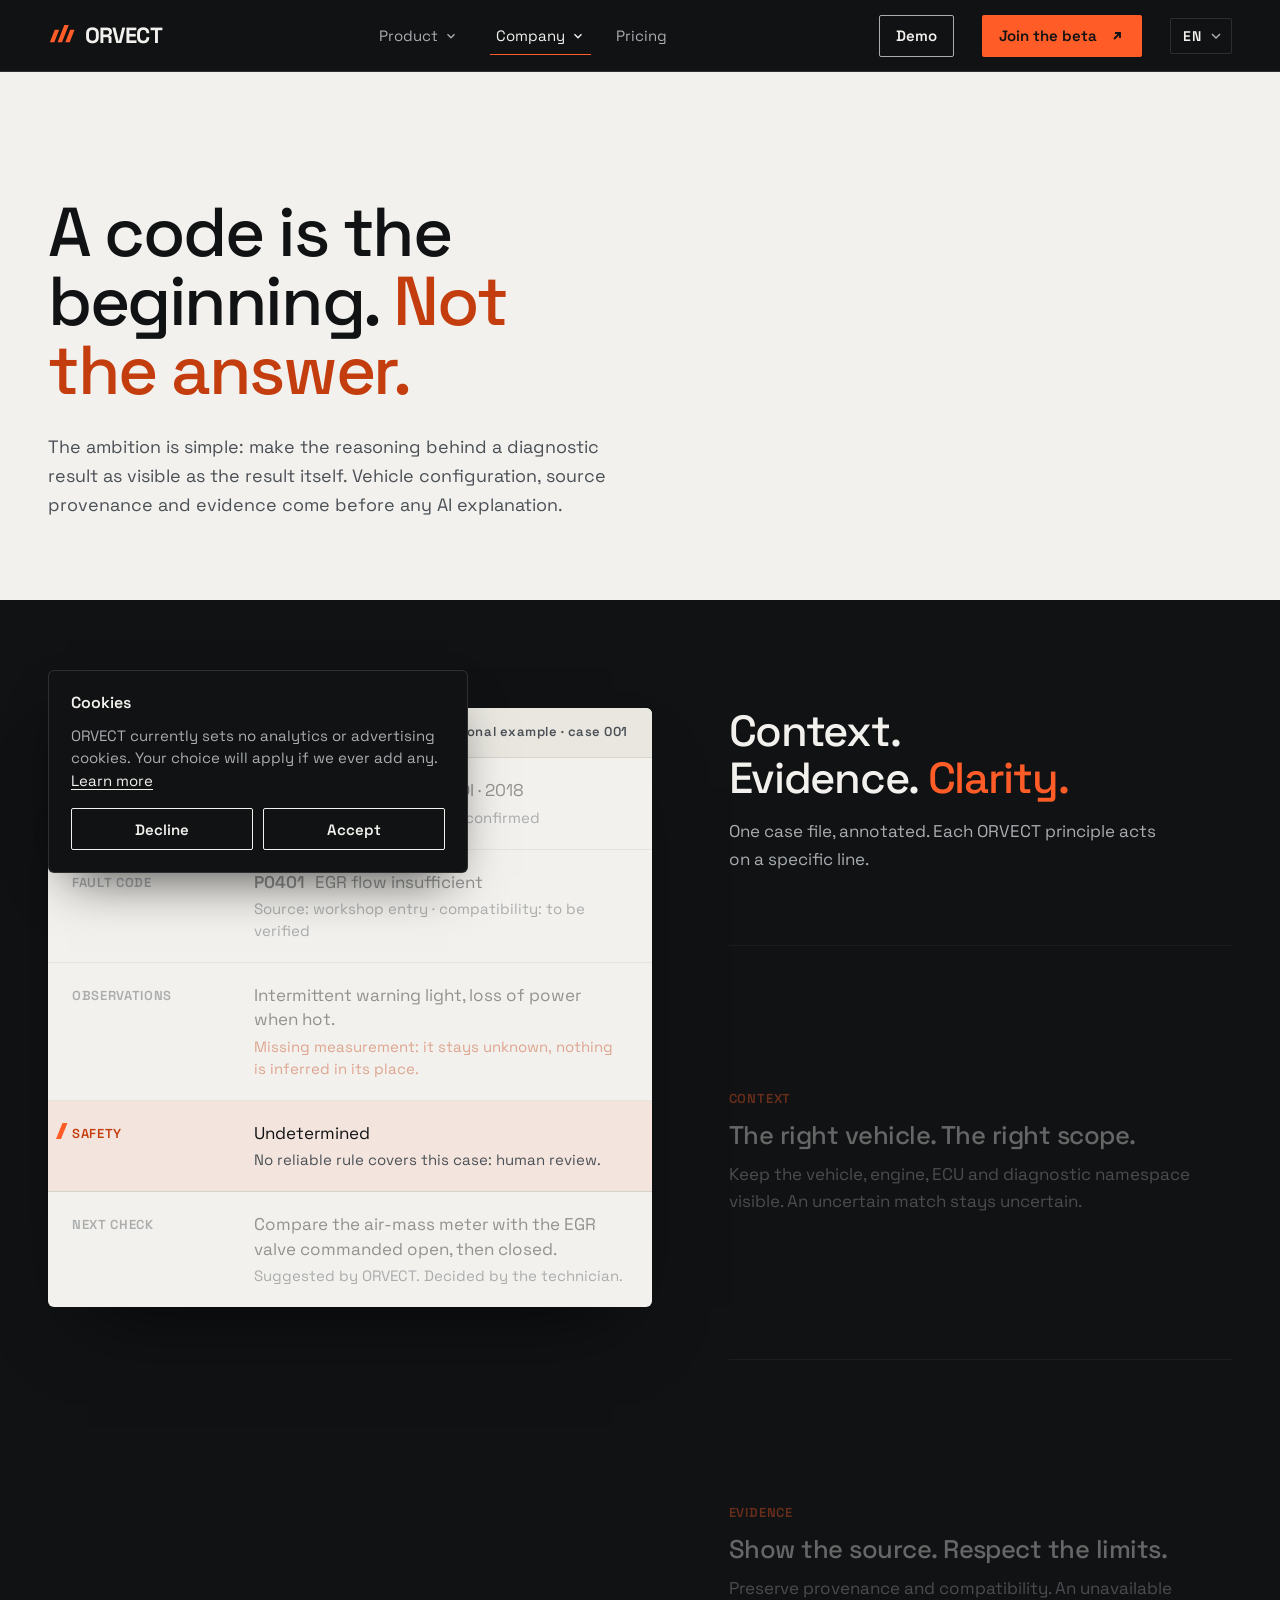
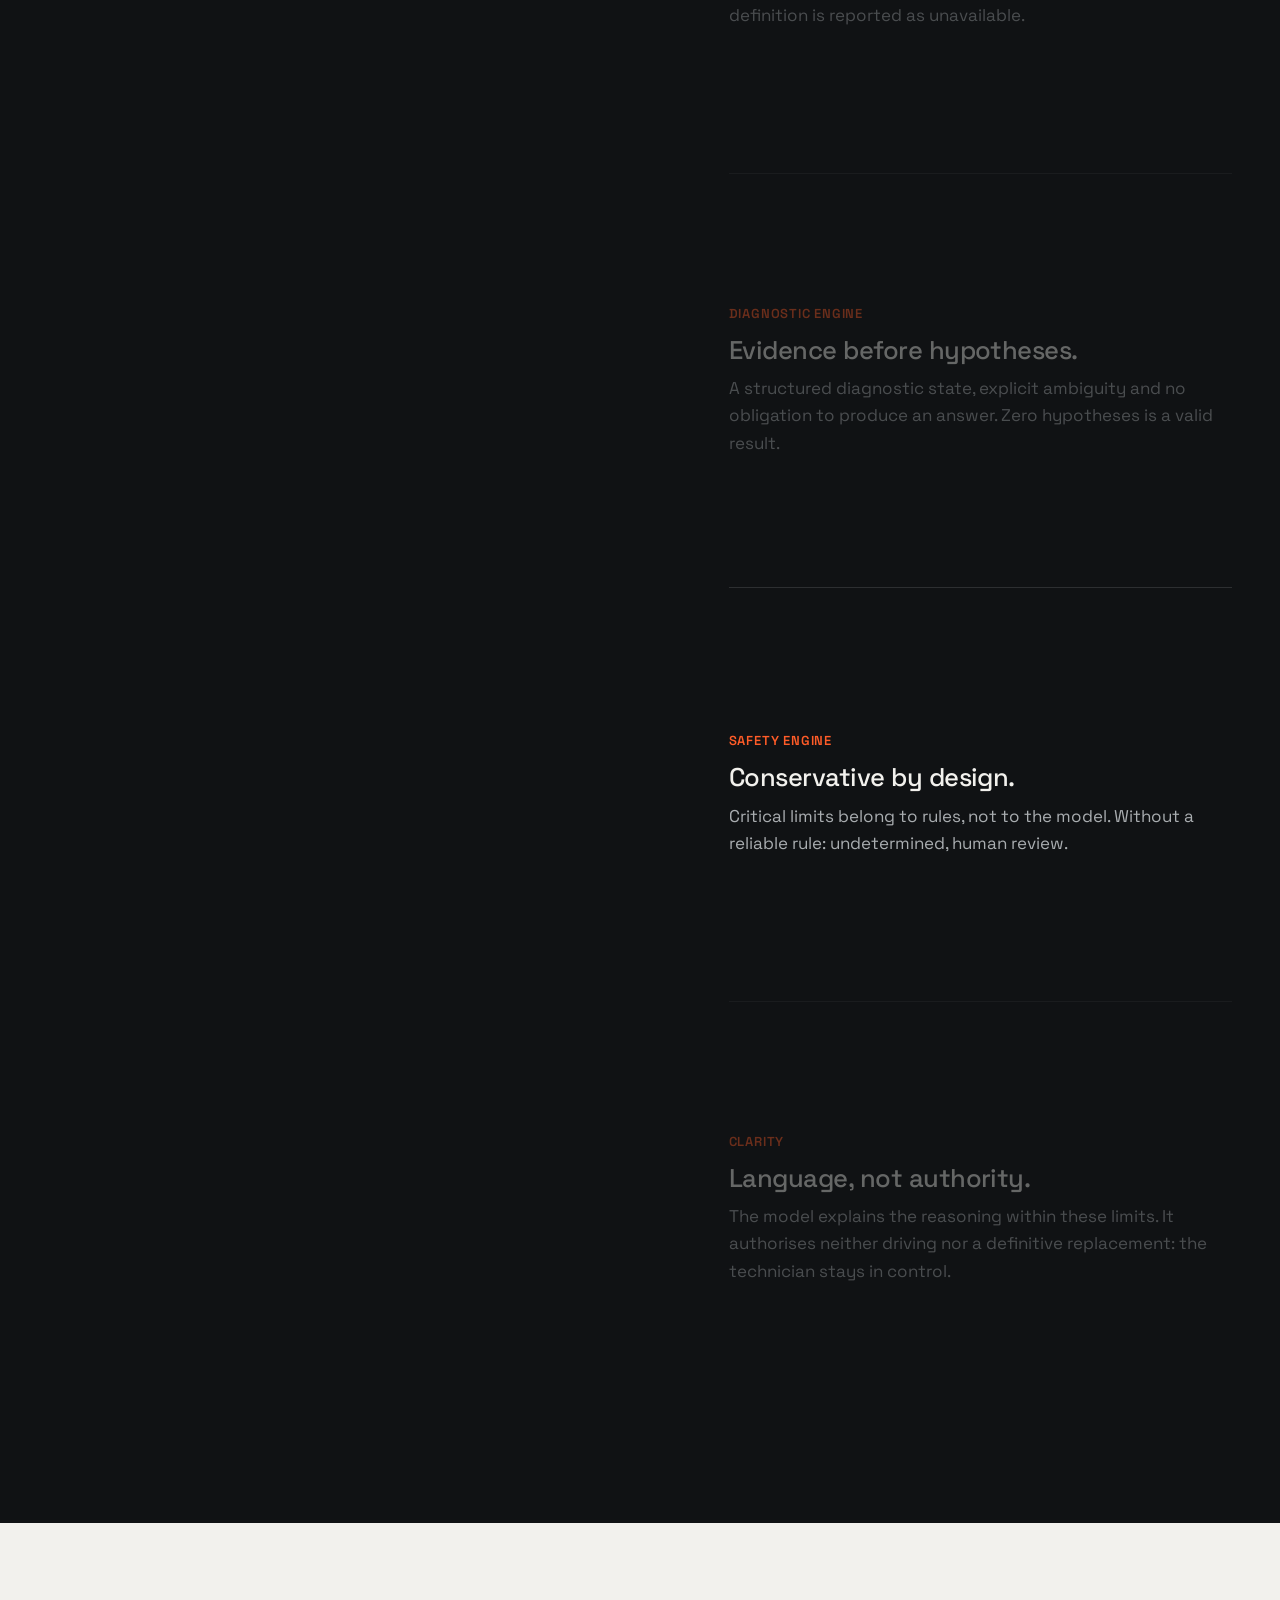
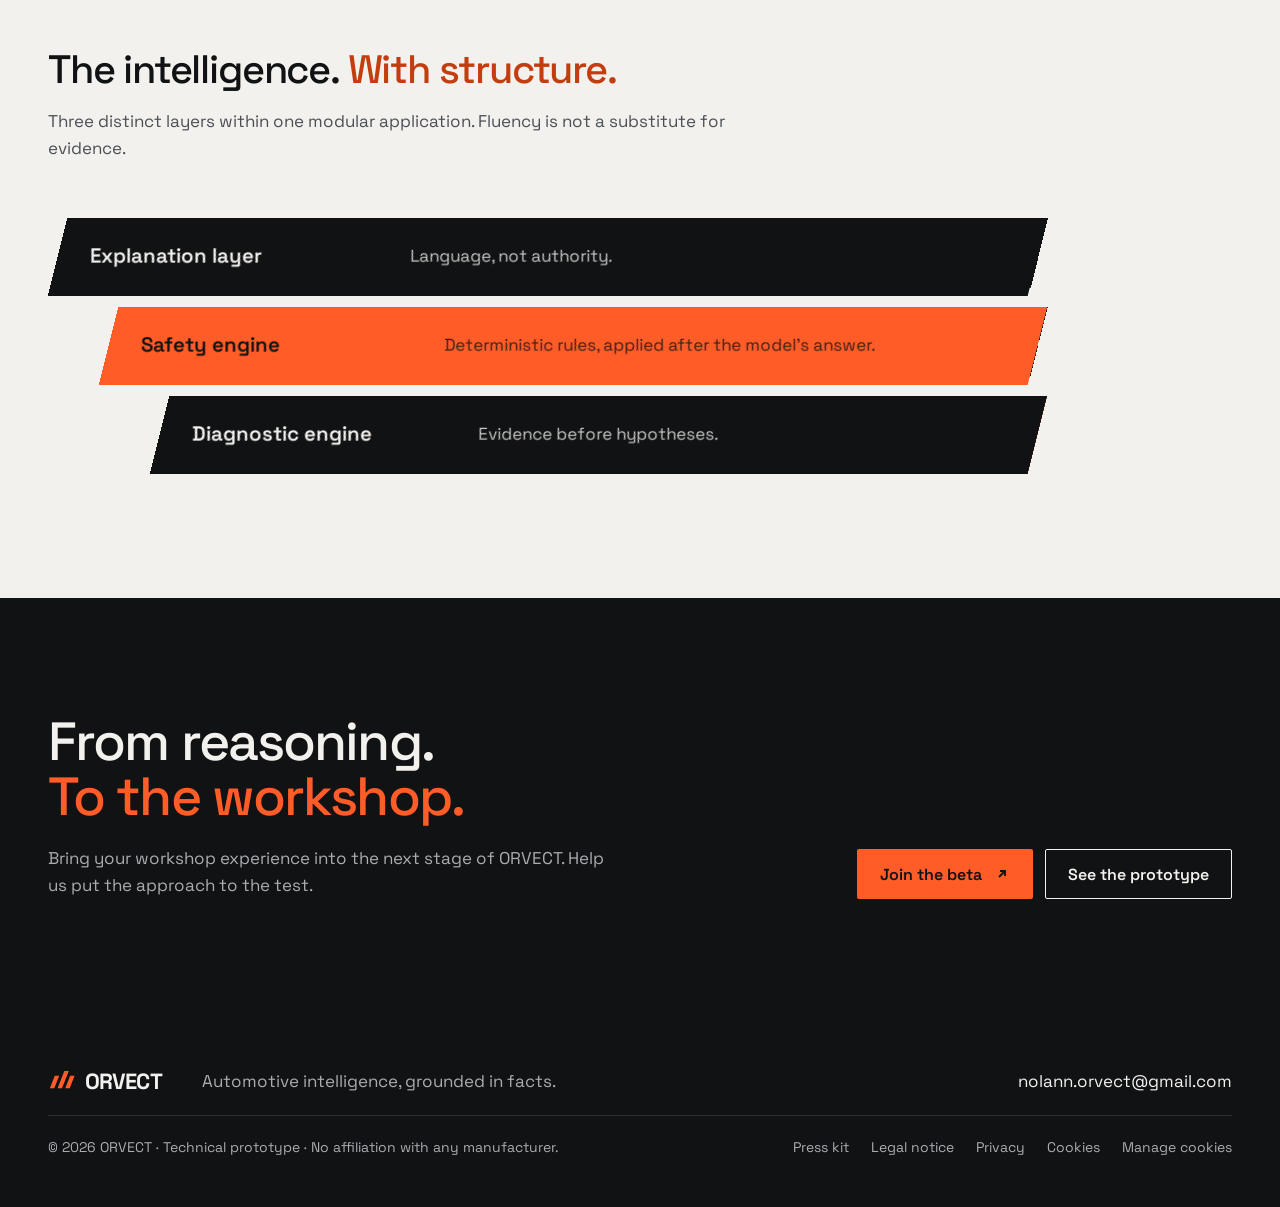
<file: approche.html>
<!doctype html>
<html lang="fr">
<head>
<meta charset="utf-8"><meta name="viewport" content="width=device-width,initial-scale=1"><meta name="theme-color" content="#f2f1ed">
<meta name="description" content="L’approche ORVECT : un code défaut est le début, pas la réponse. La configuration du véhicule, des sources traçables et les preuves passent avant toute explication par l’IA.">
<meta property="og:title" content="ORVECT — L’approche"><meta property="og:description" content="L’approche ORVECT : un code défaut est le début, pas la réponse. La configuration du véhicule, des sources traçables et les preuves passent avant toute explication par l’IA."><meta property="og:site_name" content="ORVECT"><meta property="og:type" content="website"><meta property="og:locale" content="fr_FR"><meta property="og:url" content="https://orvect.fr/approche.html"><meta property="og:image" content="https://orvect.fr/v1/assets/orvect-social-preview.png"><meta name="twitter:card" content="summary_large_image"><meta name="robots" content="index,follow"><link rel="canonical" href="https://orvect.fr/approche.html">
<script>try{var l=localStorage.getItem('orvect-lang');if(!l){l='en';for(var a=navigator.languages||[navigator.language],i=0;i<a.length;i++){var c=String(a[i]).slice(0,2).toLowerCase();if(/^(fr|en|de|sv)$/.test(c)){l=c;break}}}if(l!=='fr'){var h=document.documentElement;h.lang=l;h.classList.add('i18n-wait');setTimeout(function(){h.classList.remove('i18n-wait')},3000)}}catch(e){}</script>
<title>ORVECT — L’approche</title>
<script type="application/ld+json">{"@context": "https://schema.org", "@type": "BreadcrumbList", "itemListElement": [{"@type": "ListItem", "position": 1, "name": "ORVECT", "item": "https://orvect.fr/"}, {"@type": "ListItem", "position": 2, "name": "L’approche", "item": "https://orvect.fr/approche.html"}]}</script>
<link rel="icon" href="favicon.ico" sizes="48x48"><link rel="icon" href="favicon.svg" type="image/svg+xml"><link rel="icon" href="icon-192.png" type="image/png" sizes="192x192"><link rel="apple-touch-icon" href="apple-touch-icon.png"><link rel="manifest" href="site.webmanifest">
<link rel="preload" href="v1/assets/SpaceGrotesk.ttf" as="font" type="font/ttf" crossorigin>
<link rel="stylesheet" href="v2/site.css?v=16"><link rel="stylesheet" href="v1/intro.css?v=1"><link rel="stylesheet" href="v2/approche.css?v=2">
<script src="v2/i18n.js?v=13" defer></script><script src="v2/v2.js?v=16" defer></script>
</head>
<body>
<script src="v1/intro.js?v=1"></script>
<a class="skip" href="#main">Aller au contenu</a>
<header class="site-header" data-header>
  <div class="bar">
    <a class="brand" href="index.html" aria-label="ORVECT, accueil"><img src="v1/assets/orvect-mark.svg" alt="" width="30" height="25">ORVECT</a>
    <nav aria-label="Navigation principale">
      <div class="nav-item" data-mega><button class="nav-trigger" type="button" aria-expanded="false">Produit<svg aria-hidden="true" viewBox="0 0 16 16"><path d="M4 6l4 4 4-4"/></svg></button><div class="mega"><div class="mega-inner"><div class="mega-col"><p class="mega-k">Le diagnostic</p><a class="mega-link" href="index.html#mac-title"><svg aria-hidden="true" viewBox="0 0 16 16"><path d="M3 13V8M8 13V3M13 13V6"/></svg><span><b>Pistes chiffrées</b><small>Chaque cause possible, avec sa probabilité.</small></span></a><a class="mega-link" href="index.html#check-title"><svg aria-hidden="true" viewBox="0 0 16 16"><path d="M3 8.5 6.5 12 13 4.5"/></svg><span><b>Prochain contrôle</b><small>Celui qui départage le mieux les pistes.</small></span></a><a class="mega-link" href="index.html#bench-title"><svg aria-hidden="true" viewBox="0 0 16 16"><circle cx="8" cy="8" r="5.5"/><circle cx="8" cy="8" r="2"/></svg><span><b>Fiabilité mesurée</b><small>8 pannes sur 10 dans les 3 premières pistes.</small></span></a><a class="mega-link" href="index.html#limits-title"><svg aria-hidden="true" viewBox="0 0 16 16"><path d="M8 2 13 4v4c0 3-2.2 5-5 6-2.8-1-5-3-5-6V4Z"/></svg><span><b>Garde-fous</b><small>Ce qu’ORVECT ne fera jamais.</small></span></a></div><div class="mega-col"><p class="mega-k">Le parcours</p><a class="mega-link" href="prototype.html#p1"><svg aria-hidden="true" viewBox="0 0 16 16"><path d="M2 10.5h12M3.5 10.5 5 6.5h6l1.5 4M4.5 13v-1.5M11.5 13v-1.5"/></svg><span><b>Identifier le véhicule</b><small>Véhicule, moteur et symptômes avant le code.</small></span></a><a class="mega-link" href="prototype.html#p2"><svg aria-hidden="true" viewBox="0 0 16 16"><path d="M1.5 8h2.5l2-4 3 8 2-4h3"/></svg><span><b>Rassembler les signaux</b><small>Chaque code vérifié : source et compatibilité.</small></span></a><a class="mega-link" href="prototype.html#p3"><svg aria-hidden="true" viewBox="0 0 16 16"><path d="M4 2h5l3 3v9H4ZM9 2v3h3M6 9h4M6 11.5h4"/></svg><span><b>Suivre les preuves</b><small>Observations, manques et interprétation séparés.</small></span></a><a class="mega-link" href="prototype.html#p4"><svg aria-hidden="true" viewBox="0 0 16 16"><circle cx="8" cy="5" r="2.5"/><path d="M3 14c.5-3 2.5-4.5 5-4.5s4.5 1.5 5 4.5"/></svg><span><b>Technicien aux commandes</b><small>Une trace de chaque vérification.</small></span></a></div><div class="mega-col mega-side"><p class="mega-k">Outils</p><a class="mega-link" href="prototype.html"><svg aria-hidden="true" viewBox="0 0 16 16"><path d="M2 3h12v8H2ZM6 14h4M8 11v3"/></svg><span><b>Le prototype</b><small>Le parcours complet, en ligne.</small></span></a><a class="mega-link" href="tarifs.html"><svg aria-hidden="true" viewBox="0 0 16 16"><path d="M2 2h6l6 6-6 6-6-6Z"/><circle cx="5.5" cy="5.5" r="1"/></svg><span><b>Tarifs</b><small>Trois formules par atelier.</small></span></a><a class="mega-link" href="mailto:nolann.orvect@gmail.com?subject=Demande%20de%20d%C3%A9mo%20ORVECT&amp;body=Bonjour%2C%0A%0AJe%20souhaite%20une%20d%C3%A9mo%20d%E2%80%99ORVECT.%0A%0AAtelier%20%3A%0AVille%20%3A%0ANombre%20de%20techniciens%20%3A%0ACr%C3%A9neaux%20qui%20me%20conviennent%20%3A%0A"><svg aria-hidden="true" viewBox="0 0 16 16"><path d="M2.5 3.5h11v10h-11ZM2.5 6.5h11M5.5 2v3M10.5 2v3"/></svg><span><b>Réserver une démo</b><small>Un de vos dossiers, passé dans ORVECT avec nous.</small></span></a></div></div></div></div>
      <div class="nav-item is-current" data-mega><button class="nav-trigger" type="button" aria-expanded="false">Entreprise<svg aria-hidden="true" viewBox="0 0 16 16"><path d="M4 6l4 4 4-4"/></svg></button><div class="mega"><div class="mega-inner"><div class="mega-col"><p class="mega-k">ORVECT</p><a class="mega-link" href="approche.html" aria-current="page"><svg aria-hidden="true" viewBox="0 0 16 16"><path d="M8 2 14 5 8 8 2 5ZM2 8l6 3 6-3M2 11l6 3 6-3"/></svg><span><b>L’approche</b><small>Contexte, preuves, clarté.</small></span></a><a class="mega-link" href="vision.html"><svg aria-hidden="true" viewBox="0 0 16 16"><path d="M1.5 8s2.5-4.5 6.5-4.5S14.5 8 14.5 8 12 12.5 8 12.5 1.5 8 1.5 8Z"/><circle cx="8" cy="8" r="2"/></svg><span><b>La vision</b><small>Où va ORVECT, et pourquoi.</small></span></a><a class="mega-link" href="vision.html#equipe"><svg aria-hidden="true" viewBox="0 0 16 16"><circle cx="5.5" cy="5.5" r="2"/><circle cx="11" cy="6" r="1.7"/><path d="M1.5 13.5c.4-2.5 2-3.8 4-3.8s3.6 1.3 4 3.8M10 10c2 0 3.8 1 4.3 3.5"/></svg><span><b>L’équipe</b><small>Les fondateurs d’ORVECT.</small></span></a></div><div class="mega-col mega-side"><p class="mega-k">Ressources</p><a class="mega-link" href="presse.html"><svg aria-hidden="true" viewBox="0 0 16 16"><path d="M2 3h12v10H2ZM2 11l3.5-3.5 3 3 2-2L14 12"/></svg><span><b>Kit presse</b><small>Logos, visuels et photos.</small></span></a><a class="mega-link" href="beta.html"><svg aria-hidden="true" viewBox="0 0 16 16"><path d="M5 11 11 5M6 5h5v5"/></svg><span><b>Rejoindre la bêta</b><small>Testez ORVECT sur vos cas réels.</small></span></a></div></div></div></div>
      <a class="nav-plain" href="tarifs.html">Tarifs</a>
    </nav>
    <a class="btn btn-ghost btn-small btn-demo" href="mailto:nolann.orvect@gmail.com?subject=Demande%20de%20d%C3%A9mo%20ORVECT&amp;body=Bonjour%2C%0A%0AJe%20souhaite%20une%20d%C3%A9mo%20d%E2%80%99ORVECT.%0A%0AAtelier%20%3A%0AVille%20%3A%0ANombre%20de%20techniciens%20%3A%0ACr%C3%A9neaux%20qui%20me%20conviennent%20%3A%0A" aria-label="Réserver une démo"><span class="demo-long">Réserver une démo</span><span class="demo-short" aria-hidden="true">Démo</span></a>
    <a class="btn btn-primary btn-small" href="beta.html">Rejoindre la bêta <svg aria-hidden="true" viewBox="0 0 16 16"><path d="M5 11 11 5M6 5h5v5"/></svg></a>
    <select class="lang-select" data-lang aria-label="Langue"><option value="fr">FR</option><option value="en">EN</option><option value="de">DE</option><option value="sv">SV</option></select>
    <button class="menu-toggle" type="button" data-menu-toggle aria-expanded="false" aria-label="Menu"><span></span><span></span></button>
  </div>
</header>
<main id="main">
  <section class="page-hero wrap" aria-labelledby="page-title">
    <h1 id="page-title">Un code est le début. <span>Pas la réponse.</span></h1>
    <p class="lead">L’ambition est simple : rendre le raisonnement derrière un résultat de diagnostic aussi visible que le résultat lui-même. La configuration du véhicule, la provenance des sources et les preuves passent avant toute explication par l’IA.</p>
  </section>

  <section class="dossier band-dark" aria-labelledby="dossier-title" data-scrolly>
    <div class="wrap dossier-grid">
      <div class="doc-wrap">
        <article class="doc" aria-label="Dossier de démonstration, exemple fictif">
          <header class="doc-head"><span>Dossier ORVECT</span><span>Exemple fictif · case 001</span></header>
          <dl>
            <div class="doc-row" data-row="vehicule"><dt>Véhicule</dt><dd>Volkswagen Golf VII · 1.6 TDI · 2018<small>126 400 km · moteur et calculateur confirmés</small></dd></div>
            <div class="doc-row" data-row="code"><dt>Code défaut</dt><dd><b>P0401</b> Débit EGR insuffisant<small>Source : saisie de l’atelier · compatibilité : à vérifier</small></dd></div>
            <div class="doc-row" data-row="mesure"><dt>Observations</dt><dd>Voyant intermittent, perte de puissance à chaud.<small class="missing">Mesure manquante : elle reste inconnue, rien n’est déduit à sa place.</small></dd></div>
            <div class="doc-row" data-row="securite"><dt>Sécurité</dt><dd>Indéterminé<small>Aucune règle fiable ne couvre ce cas : revue humaine.</small></dd></div>
            <div class="doc-row" data-row="suite"><dt>Prochain contrôle</dt><dd>Comparer le débitmètre, vanne EGR commandée ouverte puis fermée.<small>Proposé par ORVECT. Décidé par le technicien.</small></dd></div>
          </dl>
        </article>
      </div>
      <div class="notes">
        <div class="notes-head">
          <h2 id="dossier-title">Contexte. Preuves. <span>Clarté.</span></h2>
          <p>Un dossier, annoté. Chaque principe d’ORVECT agit sur une ligne précise.</p>
        </div>
        <section class="note" data-target="vehicule"><p class="note-k">Contexte</p><h3>Le bon véhicule. Le bon périmètre.</h3><p>Garder visibles le véhicule, le moteur, le calculateur et l’espace de diagnostic. Une correspondance incertaine reste incertaine.</p></section>
        <section class="note" data-target="code"><p class="note-k">Preuves</p><h3>Montrer la source. Respecter les limites.</h3><p>Préserver la provenance et la compatibilité. Une définition indisponible est signalée comme telle.</p></section>
        <section class="note" data-target="mesure"><p class="note-k">Moteur de diagnostic</p><h3>Les preuves avant les hypothèses.</h3><p>Un état de diagnostic structuré, une ambiguïté explicite et aucune obligation de produire une réponse. Zéro hypothèse est un résultat valable.</p></section>
        <section class="note" data-target="securite"><p class="note-k">Moteur de sécurité</p><h3>Prudent par conception.</h3><p>Les limites critiques relèvent de règles, pas du modèle. Sans règle fiable : indéterminé, revue humaine.</p></section>
        <section class="note" data-target="suite"><p class="note-k">Clarté</p><h3>Le langage, pas l’autorité.</h3><p>Le modèle explique le raisonnement dans ces limites. Il n’autorise ni la conduite ni un remplacement définitif : le technicien garde la main.</p></section>
      </div>
    </div>
  </section>

  <section class="structure wrap" aria-labelledby="structure-title">
    <div class="section-head rise" data-reveal>
      <h2 id="structure-title">L’intelligence. <span>Avec une structure.</span></h2>
      <p>Trois couches distinctes dans une application modulaire. La fluidité ne remplace pas les preuves.</p>
    </div>
    <ol class="stack" data-reveal>
      <li><b>Couche d’explication</b><span>Le langage, pas l’autorité.</span></li>
      <li><b>Moteur de sécurité</b><span>Des règles déterministes, appliquées après la réponse du modèle.</span></li>
      <li><b>Moteur de diagnostic</b><span>Les preuves avant les hypothèses.</span></li>
    </ol>
  </section>

  <section class="cta-band band-dark" aria-labelledby="cta-title">
    <div class="wrap">
      <div>
        <h2 id="cta-title">Du raisonnement. <span>À l’atelier.</span></h2>
        <p>Apportez votre expérience atelier à la prochaine étape d’ORVECT. Aidez-nous à mettre cette approche à l’épreuve du terrain.</p>
      </div>
      <div class="actions">
        <a class="btn btn-primary" href="beta.html">Rejoindre la bêta <svg aria-hidden="true" viewBox="0 0 16 16"><path d="M5 11 11 5M6 5h5v5"/></svg></a>
        <a class="btn btn-ghost" href="prototype.html">Voir le prototype</a>
      </div>
    </div>
  </section>
</main>
<footer class="site-footer">
  <div class="wrap footer-grid">
    <a class="brand" href="index.html"><img src="v1/assets/orvect-mark.svg" alt="" width="30" height="25">ORVECT</a>
    <p>L’intelligence automobile, ancrée dans les faits.</p>
    <a href="mailto:nolann.orvect@gmail.com">nolann.orvect@gmail.com</a>
    <div class="fine">
      <p>© 2026 ORVECT · Prototype technique · Aucune affiliation avec un constructeur.</p>
      <nav class="legal-links" aria-label="Informations légales"><a href="presse.html">Kit presse</a><a href="legal.html#mentions">Mentions légales</a><a href="legal.html#confidentialite">Confidentialité</a><a href="legal.html#cookies">Cookies</a><button type="button" class="linklike" data-consent-open>Gérer les cookies</button></nav>
    </div>
  </div>
</footer>
</body>
</html>
</file>
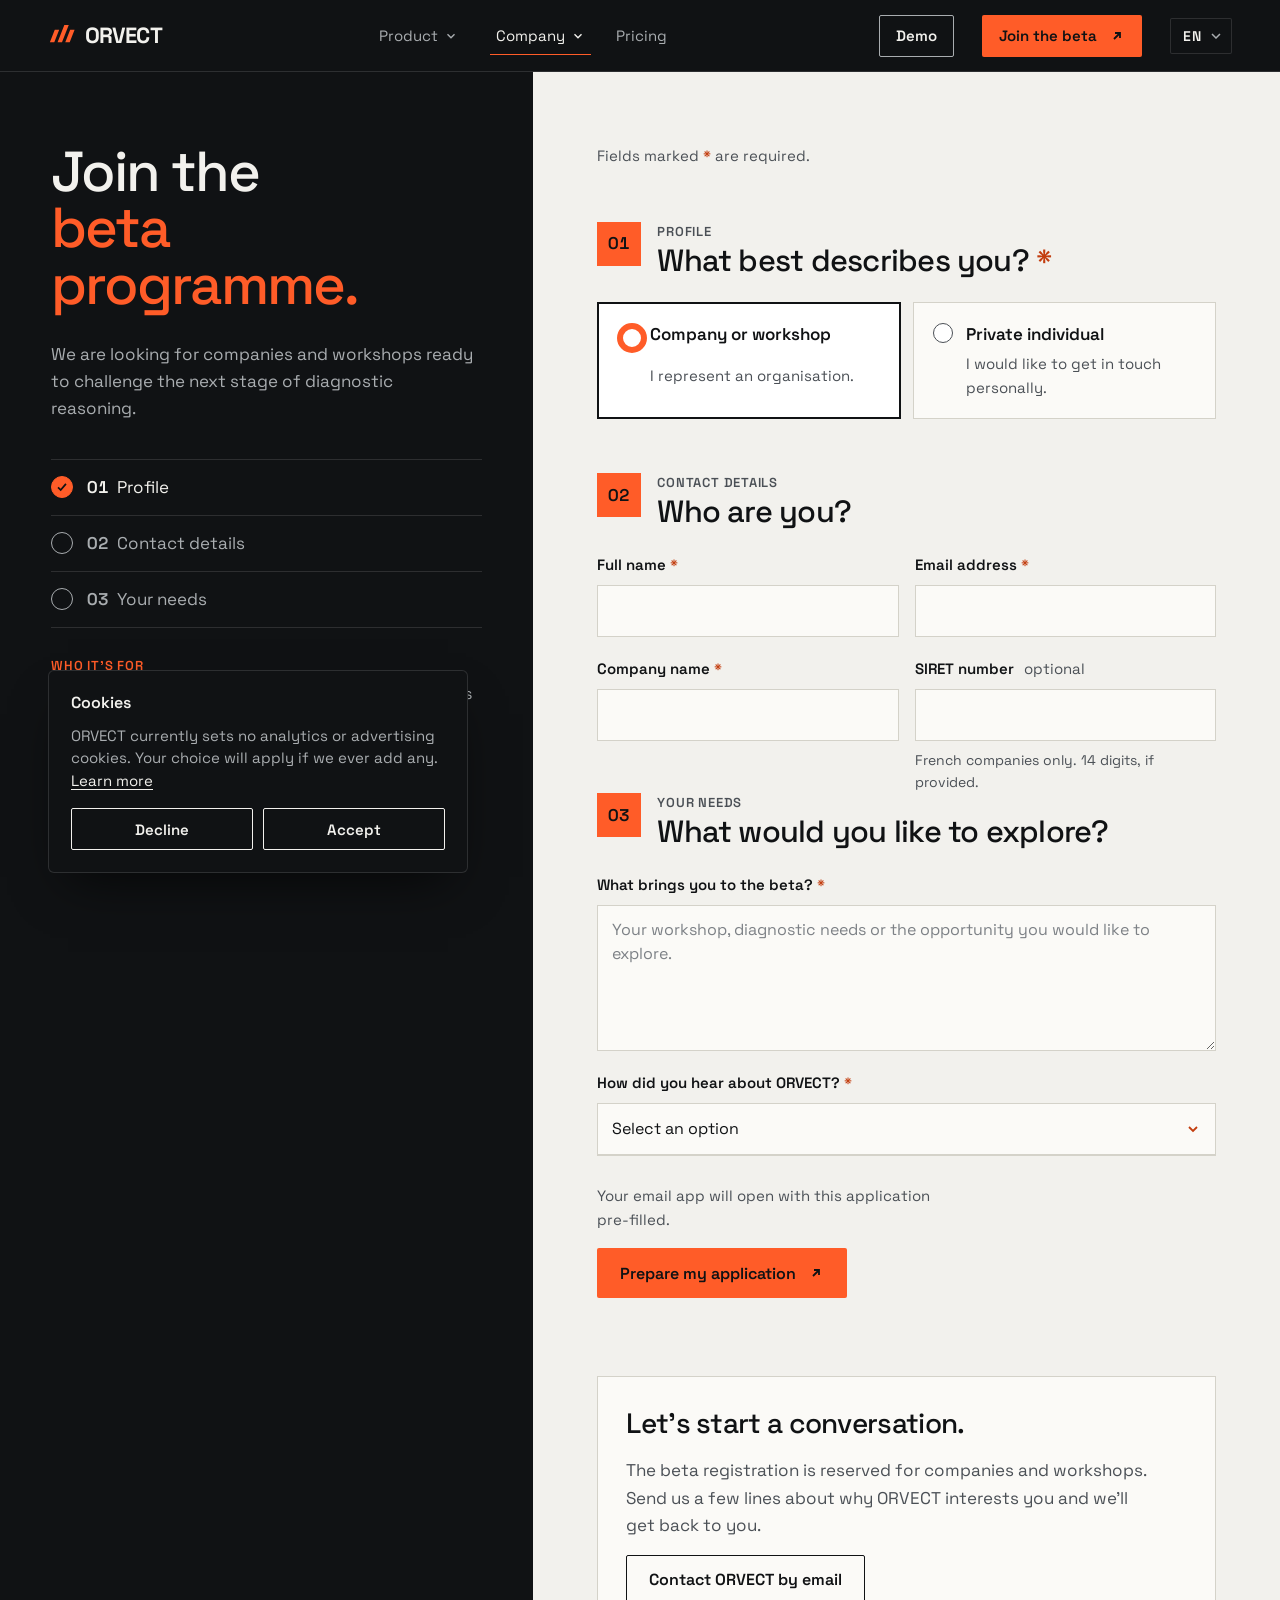
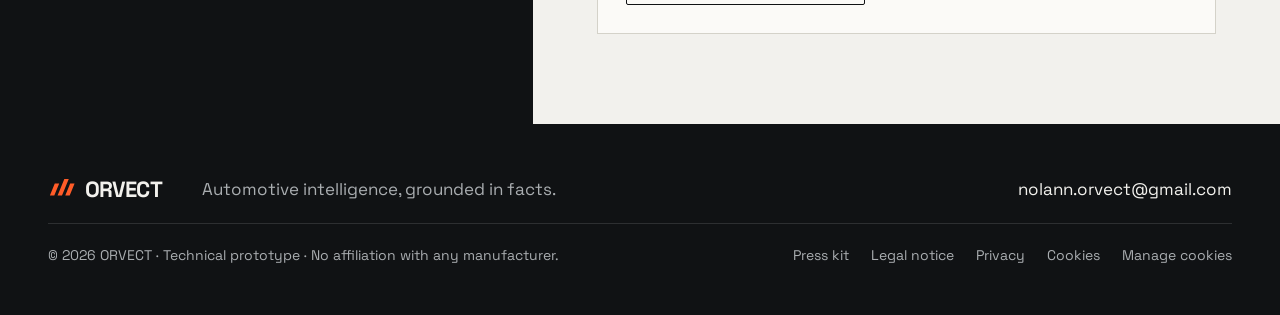
<file: beta.html>
<!doctype html>
<html lang="fr">
<head>
<meta charset="utf-8"><meta name="viewport" content="width=device-width,initial-scale=1"><meta name="theme-color" content="#f2f1ed">
<meta name="description" content="Inscrivez l’intérêt de votre entreprise pour le programme bêta d’ORVECT, dédié au diagnostic automobile.">
<meta property="og:title" content="ORVECT — Programme bêta"><meta property="og:description" content="Contribuez au prochain chapitre d’une intelligence automobile ancrée dans les preuves."><meta property="og:site_name" content="ORVECT"><meta property="og:type" content="website"><meta property="og:locale" content="fr_FR"><meta property="og:url" content="https://orvect.fr/beta.html"><meta property="og:image" content="https://orvect.fr/v1/assets/orvect-social-preview.png"><meta name="twitter:card" content="summary_large_image"><meta name="robots" content="index,follow"><link rel="canonical" href="https://orvect.fr/beta.html">
<script>try{var l=localStorage.getItem('orvect-lang');if(!l){l='en';for(var a=navigator.languages||[navigator.language],i=0;i<a.length;i++){var c=String(a[i]).slice(0,2).toLowerCase();if(/^(fr|en|de|sv)$/.test(c)){l=c;break}}}if(l!=='fr'){var h=document.documentElement;h.lang=l;h.classList.add('i18n-wait');setTimeout(function(){h.classList.remove('i18n-wait')},3000)}}catch(e){}</script>
<title>ORVECT — Programme bêta</title>
<script type="application/ld+json">{"@context": "https://schema.org", "@type": "BreadcrumbList", "itemListElement": [{"@type": "ListItem", "position": 1, "name": "ORVECT", "item": "https://orvect.fr/"}, {"@type": "ListItem", "position": 2, "name": "Programme bêta", "item": "https://orvect.fr/beta.html"}]}</script>
<link rel="icon" href="favicon.ico" sizes="48x48"><link rel="icon" href="favicon.svg" type="image/svg+xml"><link rel="icon" href="icon-192.png" type="image/png" sizes="192x192"><link rel="apple-touch-icon" href="apple-touch-icon.png"><link rel="manifest" href="site.webmanifest">
<link rel="preload" href="v1/assets/SpaceGrotesk.ttf" as="font" type="font/ttf" crossorigin>
<link rel="stylesheet" href="v2/site.css?v=16"><link rel="stylesheet" href="v1/intro.css?v=1"><link rel="stylesheet" href="v2/beta.css?v=1">
<script src="v2/i18n.js?v=13" defer></script><script src="v2/v2.js?v=16" defer></script>
</head>
<body>
<script src="v1/intro.js?v=1"></script>
<a class="skip" href="#main">Aller au contenu</a>
<header class="site-header" data-header>
  <div class="bar">
    <a class="brand" href="index.html" aria-label="ORVECT, accueil"><img src="v1/assets/orvect-mark.svg" alt="" width="30" height="25">ORVECT</a>
    <nav aria-label="Navigation principale">
      <div class="nav-item" data-mega><button class="nav-trigger" type="button" aria-expanded="false">Produit<svg aria-hidden="true" viewBox="0 0 16 16"><path d="M4 6l4 4 4-4"/></svg></button><div class="mega"><div class="mega-inner"><div class="mega-col"><p class="mega-k">Le diagnostic</p><a class="mega-link" href="index.html#mac-title"><svg aria-hidden="true" viewBox="0 0 16 16"><path d="M3 13V8M8 13V3M13 13V6"/></svg><span><b>Pistes chiffrées</b><small>Chaque cause possible, avec sa probabilité.</small></span></a><a class="mega-link" href="index.html#check-title"><svg aria-hidden="true" viewBox="0 0 16 16"><path d="M3 8.5 6.5 12 13 4.5"/></svg><span><b>Prochain contrôle</b><small>Celui qui départage le mieux les pistes.</small></span></a><a class="mega-link" href="index.html#bench-title"><svg aria-hidden="true" viewBox="0 0 16 16"><circle cx="8" cy="8" r="5.5"/><circle cx="8" cy="8" r="2"/></svg><span><b>Fiabilité mesurée</b><small>8 pannes sur 10 dans les 3 premières pistes.</small></span></a><a class="mega-link" href="index.html#limits-title"><svg aria-hidden="true" viewBox="0 0 16 16"><path d="M8 2 13 4v4c0 3-2.2 5-5 6-2.8-1-5-3-5-6V4Z"/></svg><span><b>Garde-fous</b><small>Ce qu’ORVECT ne fera jamais.</small></span></a></div><div class="mega-col"><p class="mega-k">Le parcours</p><a class="mega-link" href="prototype.html#p1"><svg aria-hidden="true" viewBox="0 0 16 16"><path d="M2 10.5h12M3.5 10.5 5 6.5h6l1.5 4M4.5 13v-1.5M11.5 13v-1.5"/></svg><span><b>Identifier le véhicule</b><small>Véhicule, moteur et symptômes avant le code.</small></span></a><a class="mega-link" href="prototype.html#p2"><svg aria-hidden="true" viewBox="0 0 16 16"><path d="M1.5 8h2.5l2-4 3 8 2-4h3"/></svg><span><b>Rassembler les signaux</b><small>Chaque code vérifié : source et compatibilité.</small></span></a><a class="mega-link" href="prototype.html#p3"><svg aria-hidden="true" viewBox="0 0 16 16"><path d="M4 2h5l3 3v9H4ZM9 2v3h3M6 9h4M6 11.5h4"/></svg><span><b>Suivre les preuves</b><small>Observations, manques et interprétation séparés.</small></span></a><a class="mega-link" href="prototype.html#p4"><svg aria-hidden="true" viewBox="0 0 16 16"><circle cx="8" cy="5" r="2.5"/><path d="M3 14c.5-3 2.5-4.5 5-4.5s4.5 1.5 5 4.5"/></svg><span><b>Technicien aux commandes</b><small>Une trace de chaque vérification.</small></span></a></div><div class="mega-col mega-side"><p class="mega-k">Outils</p><a class="mega-link" href="prototype.html"><svg aria-hidden="true" viewBox="0 0 16 16"><path d="M2 3h12v8H2ZM6 14h4M8 11v3"/></svg><span><b>Le prototype</b><small>Le parcours complet, en ligne.</small></span></a><a class="mega-link" href="tarifs.html"><svg aria-hidden="true" viewBox="0 0 16 16"><path d="M2 2h6l6 6-6 6-6-6Z"/><circle cx="5.5" cy="5.5" r="1"/></svg><span><b>Tarifs</b><small>Trois formules par atelier.</small></span></a><a class="mega-link" href="mailto:nolann.orvect@gmail.com?subject=Demande%20de%20d%C3%A9mo%20ORVECT&amp;body=Bonjour%2C%0A%0AJe%20souhaite%20une%20d%C3%A9mo%20d%E2%80%99ORVECT.%0A%0AAtelier%20%3A%0AVille%20%3A%0ANombre%20de%20techniciens%20%3A%0ACr%C3%A9neaux%20qui%20me%20conviennent%20%3A%0A"><svg aria-hidden="true" viewBox="0 0 16 16"><path d="M2.5 3.5h11v10h-11ZM2.5 6.5h11M5.5 2v3M10.5 2v3"/></svg><span><b>Réserver une démo</b><small>Un de vos dossiers, passé dans ORVECT avec nous.</small></span></a></div></div></div></div>
      <div class="nav-item is-current" data-mega><button class="nav-trigger" type="button" aria-expanded="false">Entreprise<svg aria-hidden="true" viewBox="0 0 16 16"><path d="M4 6l4 4 4-4"/></svg></button><div class="mega"><div class="mega-inner"><div class="mega-col"><p class="mega-k">ORVECT</p><a class="mega-link" href="approche.html"><svg aria-hidden="true" viewBox="0 0 16 16"><path d="M8 2 14 5 8 8 2 5ZM2 8l6 3 6-3M2 11l6 3 6-3"/></svg><span><b>L’approche</b><small>Contexte, preuves, clarté.</small></span></a><a class="mega-link" href="vision.html"><svg aria-hidden="true" viewBox="0 0 16 16"><path d="M1.5 8s2.5-4.5 6.5-4.5S14.5 8 14.5 8 12 12.5 8 12.5 1.5 8 1.5 8Z"/><circle cx="8" cy="8" r="2"/></svg><span><b>La vision</b><small>Où va ORVECT, et pourquoi.</small></span></a><a class="mega-link" href="vision.html#equipe"><svg aria-hidden="true" viewBox="0 0 16 16"><circle cx="5.5" cy="5.5" r="2"/><circle cx="11" cy="6" r="1.7"/><path d="M1.5 13.5c.4-2.5 2-3.8 4-3.8s3.6 1.3 4 3.8M10 10c2 0 3.8 1 4.3 3.5"/></svg><span><b>L’équipe</b><small>Les fondateurs d’ORVECT.</small></span></a></div><div class="mega-col mega-side"><p class="mega-k">Ressources</p><a class="mega-link" href="presse.html"><svg aria-hidden="true" viewBox="0 0 16 16"><path d="M2 3h12v10H2ZM2 11l3.5-3.5 3 3 2-2L14 12"/></svg><span><b>Kit presse</b><small>Logos, visuels et photos.</small></span></a><a class="mega-link" href="beta.html" aria-current="page"><svg aria-hidden="true" viewBox="0 0 16 16"><path d="M5 11 11 5M6 5h5v5"/></svg><span><b>Rejoindre la bêta</b><small>Testez ORVECT sur vos cas réels.</small></span></a></div></div></div></div>
      <a class="nav-plain" href="tarifs.html">Tarifs</a>
    </nav>
    <a class="btn btn-ghost btn-small btn-demo" href="mailto:nolann.orvect@gmail.com?subject=Demande%20de%20d%C3%A9mo%20ORVECT&amp;body=Bonjour%2C%0A%0AJe%20souhaite%20une%20d%C3%A9mo%20d%E2%80%99ORVECT.%0A%0AAtelier%20%3A%0AVille%20%3A%0ANombre%20de%20techniciens%20%3A%0ACr%C3%A9neaux%20qui%20me%20conviennent%20%3A%0A" aria-label="Réserver une démo"><span class="demo-long">Réserver une démo</span><span class="demo-short" aria-hidden="true">Démo</span></a>
    <a class="btn btn-primary btn-small" href="beta.html">Rejoindre la bêta <svg aria-hidden="true" viewBox="0 0 16 16"><path d="M5 11 11 5M6 5h5v5"/></svg></a>
    <select class="lang-select" data-lang aria-label="Langue"><option value="fr">FR</option><option value="en">EN</option><option value="de">DE</option><option value="sv">SV</option></select>
    <button class="menu-toggle" type="button" data-menu-toggle aria-expanded="false" aria-label="Menu"><span></span><span></span></button>
  </div>
</header>
<main id="main" class="beta-grid">
  <aside class="beta-side band-dark" aria-labelledby="page-title">
    <div class="side-inner">
      <h1 id="page-title">Rejoindre le <span>programme bêta.</span></h1>
      <p class="lead">Nous recherchons des entreprises et des ateliers prêts à participer à la prochaine étape du raisonnement diagnostic.</p>
      <ol class="progress" aria-label="Avancement de la candidature">
        <li data-step="profil"><i aria-hidden="true"></i><span><b>01</b> Profil</span></li>
        <li data-step="coord"><i aria-hidden="true"></i><span><b>02</b> Coordonnées</span></li>
        <li data-step="besoin"><i aria-hidden="true"></i><span><b>03</b> Votre besoin</span></li>
      </ol>
      <dl class="side-facts">
        <div><dt>Pour qui</dt><dd>Entreprises et ateliers, véhicules du groupe Volkswagen en priorité.</dd></div>
        <div><dt>Comment</dt><dd>Votre messagerie s’ouvre avec la candidature préremplie. Rien n’est envoyé depuis le site.</dd></div>
      </dl>
    </div>
  </aside>

  <section class="beta-form-col" aria-labelledby="form-title">
    <h2 id="form-title" class="sr-only">Formulaire de candidature</h2>
    <form data-beta-form novalidate>
      <p class="req-note">Les champs marqués <b aria-hidden="true">*</b> sont obligatoires.</p>

      <fieldset class="fs">
        <legend><span class="num" aria-hidden="true">01</span><span class="fs-k">Profil</span><span class="fs-t">Quel profil vous correspond le mieux ? <b aria-hidden="true">*</b></span></legend>
        <div class="choice-grid">
          <label class="choice"><input type="radio" name="profile" value="company" checked><span><b>Entreprise ou atelier</b><small>Je représente une organisation.</small></span></label>
          <label class="choice"><input type="radio" name="profile" value="individual"><span><b>Particulier</b><small>Je souhaite prendre contact à titre personnel.</small></span></label>
        </div>
      </fieldset>

      <div data-company-fields>
        <fieldset class="fs">
          <legend><span class="num" aria-hidden="true">02</span><span class="fs-k">Coordonnées</span><span class="fs-t">Qui êtes-vous ?</span></legend>
          <div class="fields">
            <label class="field"><span>Nom complet <b aria-hidden="true">*</b></span><input name="name" type="text" autocomplete="name" required></label>
            <label class="field"><span>Adresse e-mail <b aria-hidden="true">*</b></span><input name="email" type="email" autocomplete="email" required></label>
            <label class="field"><span>Nom de l’entreprise <b aria-hidden="true">*</b></span><input name="company" type="text" autocomplete="organization" required></label>
            <label class="field"><span>Numéro de SIRET <em>facultatif</em></span><input name="siret" type="text" inputmode="numeric" aria-describedby="siret-note"><small id="siret-note">Entreprises françaises uniquement. 14 chiffres, si renseigné.</small></label>
          </div>
        </fieldset>

        <fieldset class="fs">
          <legend><span class="num" aria-hidden="true">03</span><span class="fs-k">Votre besoin</span><span class="fs-t">Qu’aimeriez-vous explorer ?</span></legend>
          <div class="fields">
            <label class="field full"><span>Pourquoi souhaitez-vous rejoindre la bêta ? <b aria-hidden="true">*</b></span><textarea name="reason" rows="5" required placeholder="Votre atelier, vos besoins de diagnostic ou l’opportunité que vous souhaitez explorer."></textarea></label>
            <label class="field full"><span>Comment avez-vous connu ORVECT ? <b aria-hidden="true">*</b></span><select name="source" required><option value="">Sélectionnez une option</option><option>LinkedIn</option><option>Bouche-à-oreille</option><option>Événement ou atelier</option><option>Moteur de recherche</option><option>Autre</option></select></label>
          </div>
        </fieldset>

        <div class="submit-row">
          <p>Votre application e-mail s’ouvrira avec cette candidature préremplie.</p>
          <button class="btn btn-primary" type="submit">Préparer ma candidature <svg aria-hidden="true" viewBox="0 0 16 16"><path d="M5 11 11 5M6 5h5v5"/></svg></button>
        </div>
        <p class="form-status" data-form-status role="status" aria-live="polite"></p>
      </div>

      <div class="individual" data-individual-message hidden>
        <h3>Échangeons.</h3>
        <p>L’inscription bêta est réservée aux entreprises et aux ateliers. Envoyez-nous quelques lignes sur votre intérêt pour ORVECT et nous vous répondrons.</p>
        <a class="btn btn-ghost" href="mailto:nolann.orvect@gmail.com?subject=ORVECT%20%E2%80%94%20Prise%20de%20contact">Contacter ORVECT par e-mail</a>
      </div>
    </form>
  </section>
</main>
<footer class="site-footer">
  <div class="wrap footer-grid">
    <a class="brand" href="index.html"><img src="v1/assets/orvect-mark.svg" alt="" width="30" height="25">ORVECT</a>
    <p>L’intelligence automobile, ancrée dans les faits.</p>
    <a href="mailto:nolann.orvect@gmail.com">nolann.orvect@gmail.com</a>
    <div class="fine">
      <p>© 2026 ORVECT · Prototype technique · Aucune affiliation avec un constructeur.</p>
      <nav class="legal-links" aria-label="Informations légales"><a href="presse.html">Kit presse</a><a href="legal.html#mentions">Mentions légales</a><a href="legal.html#confidentialite">Confidentialité</a><a href="legal.html#cookies">Cookies</a><button type="button" class="linklike" data-consent-open>Gérer les cookies</button></nav>
    </div>
  </div>
</footer>
</body>
</html>
</file>
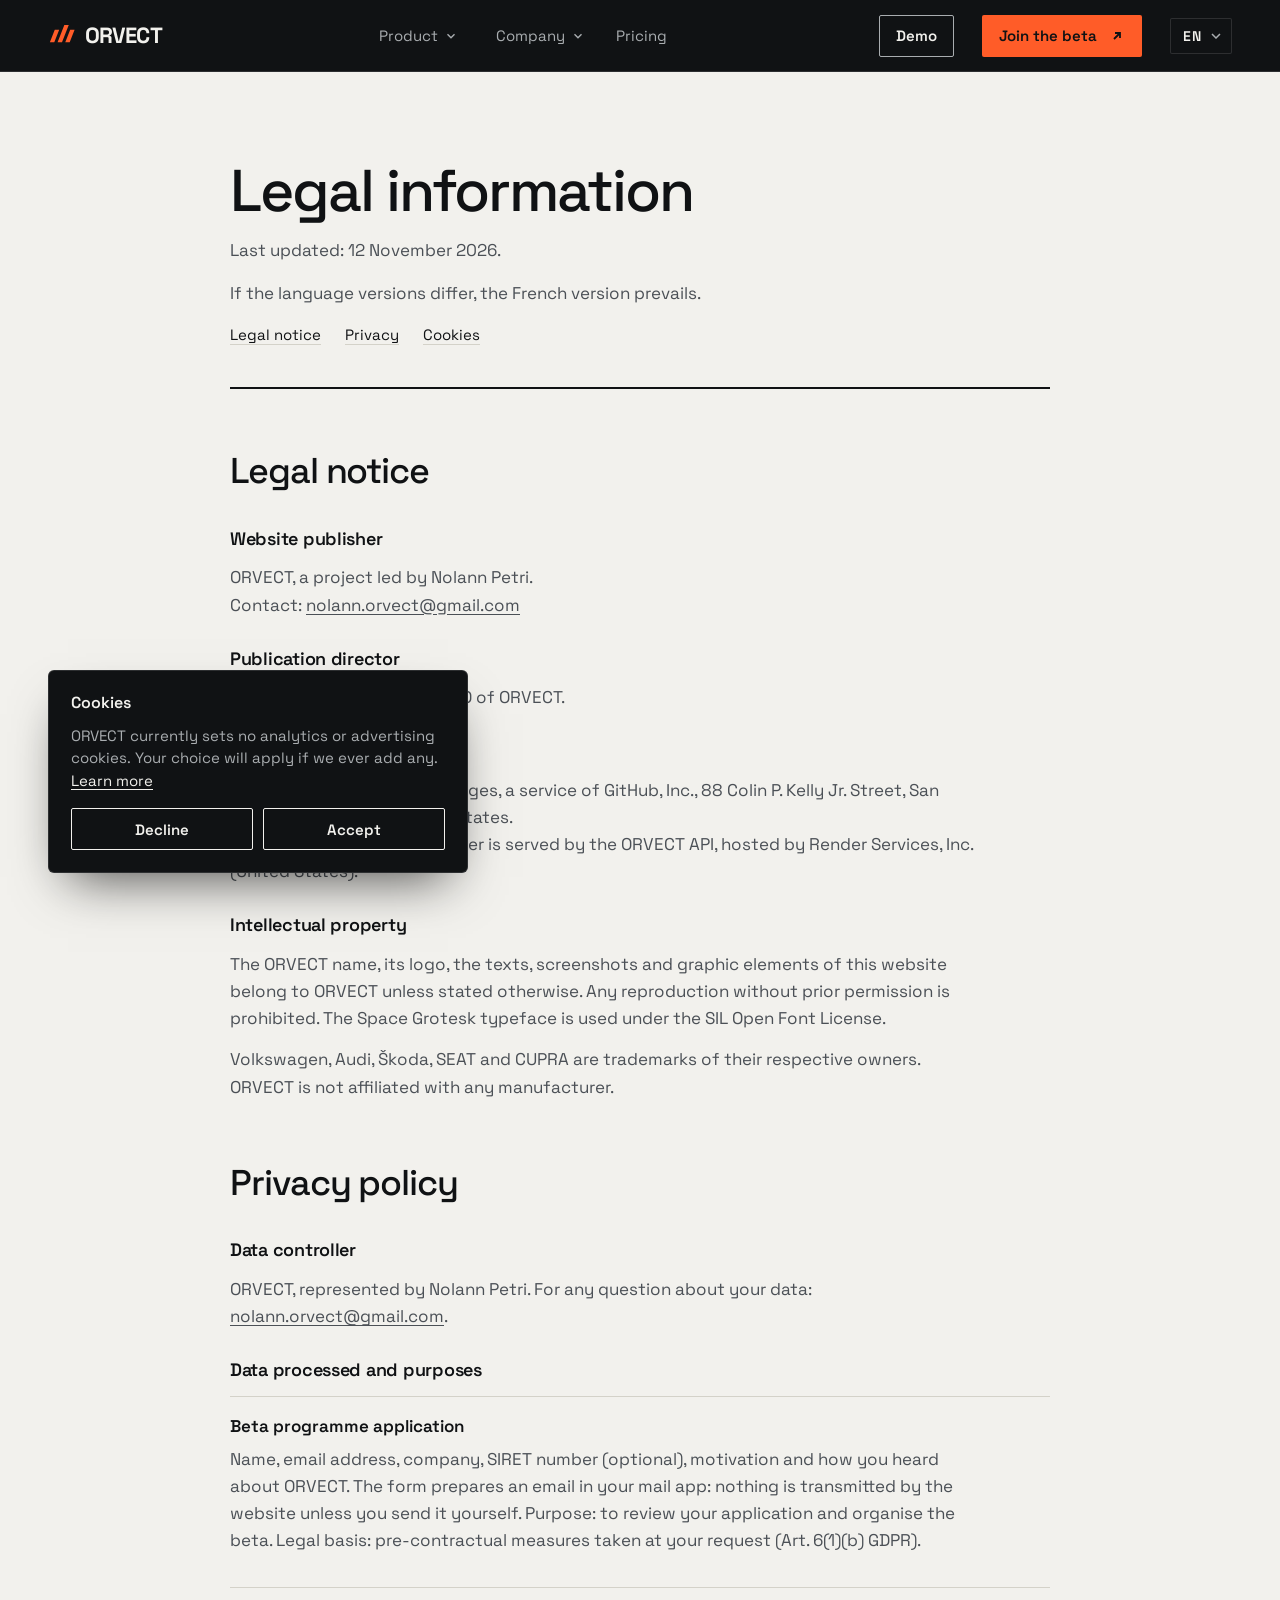
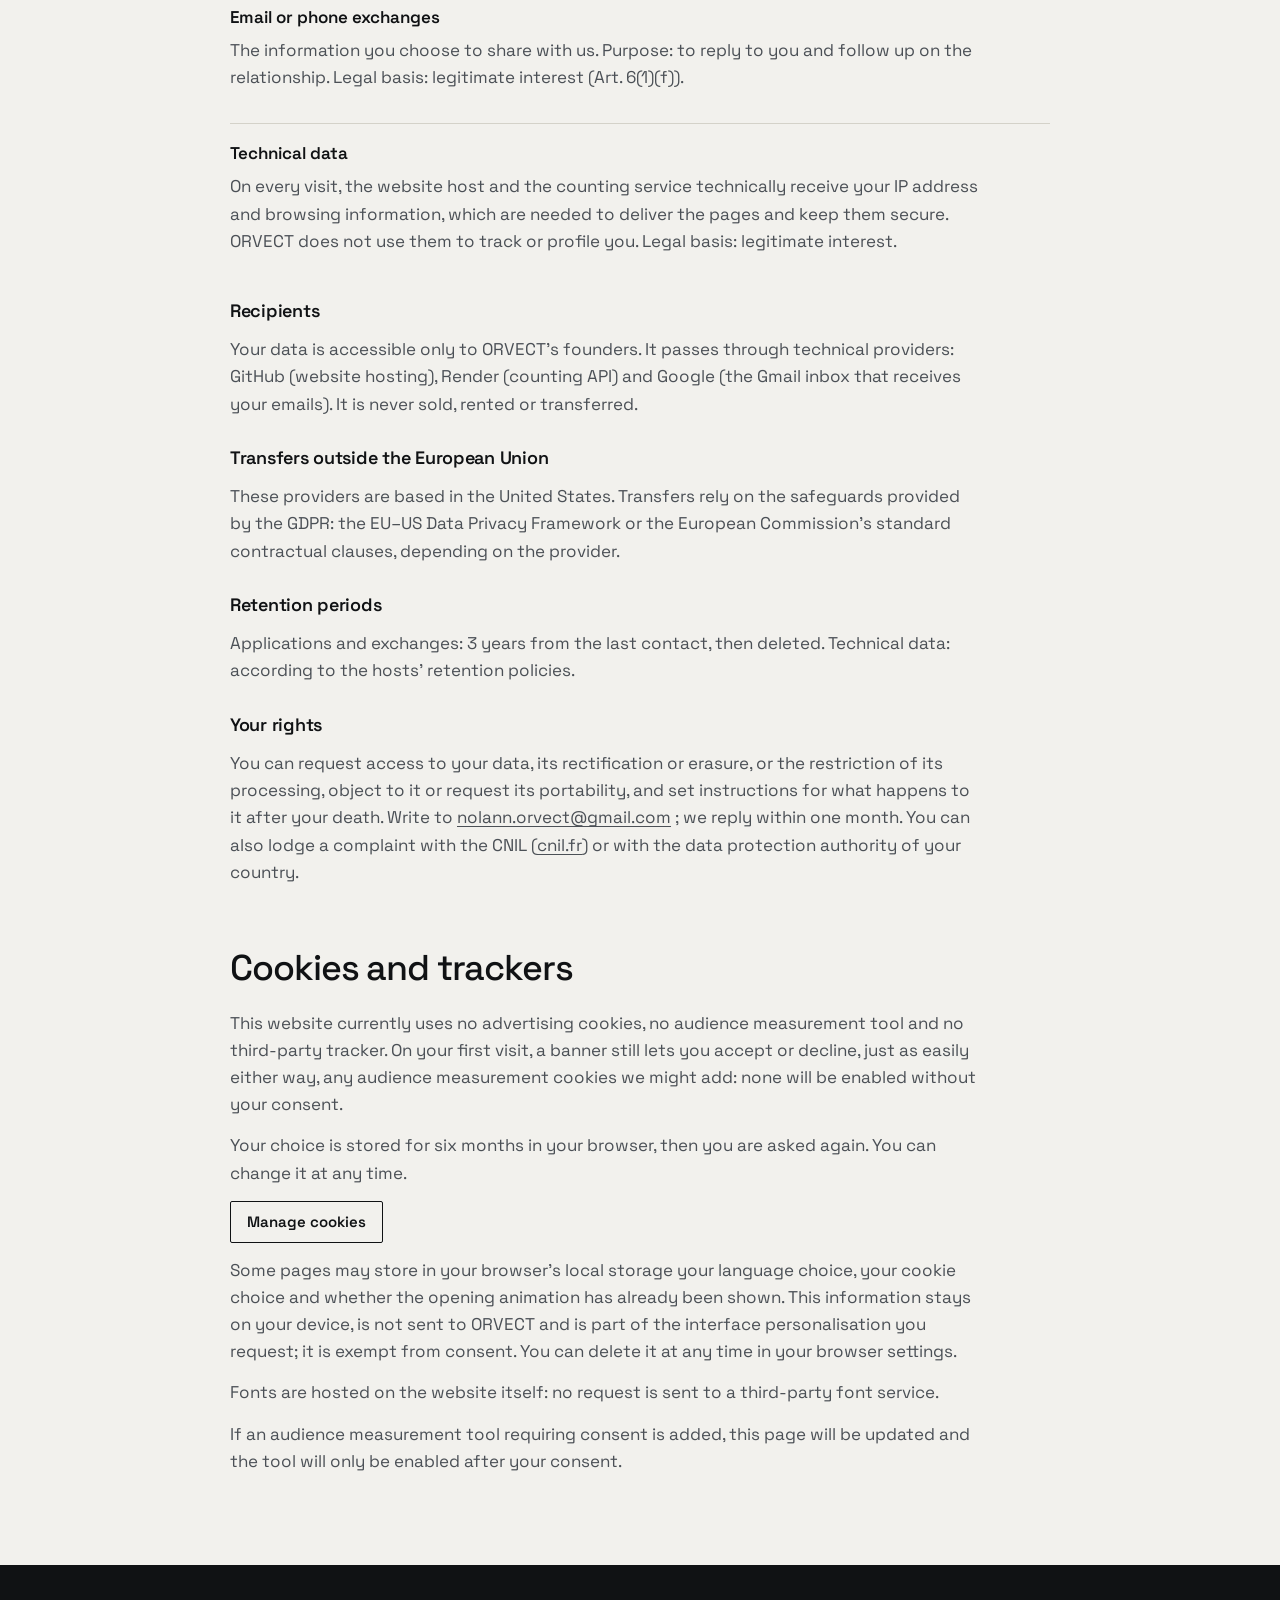
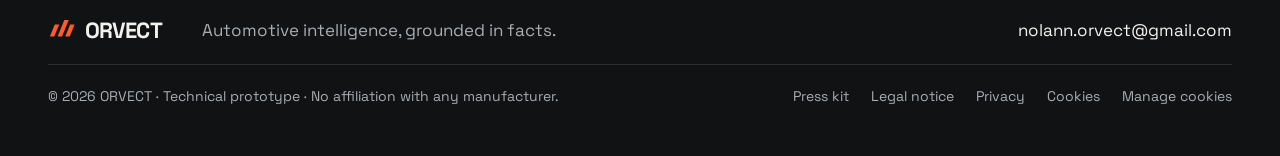
<file: legal.html>
<!doctype html>
<html lang="fr">
<head>
<meta charset="utf-8"><meta name="viewport" content="width=device-width,initial-scale=1"><meta name="theme-color" content="#101214">
<meta name="description" content="Mentions légales, politique de confidentialité et cookies du site ORVECT.">
<meta property="og:title" content="ORVECT — Mentions légales, confidentialité et cookies"><meta property="og:description" content="Mentions légales, politique de confidentialité et cookies du site ORVECT."><meta property="og:site_name" content="ORVECT"><meta property="og:type" content="website"><meta property="og:locale" content="fr_FR"><meta property="og:url" content="https://orvect.fr/legal.html"><meta property="og:image" content="https://orvect.fr/v1/assets/orvect-social-preview.png"><meta name="twitter:card" content="summary_large_image"><meta name="robots" content="noindex,follow"><link rel="canonical" href="https://orvect.fr/legal.html">
<script>try{var l=localStorage.getItem('orvect-lang');if(!l){l='en';for(var a=navigator.languages||[navigator.language],i=0;i<a.length;i++){var c=String(a[i]).slice(0,2).toLowerCase();if(/^(fr|en|de|sv)$/.test(c)){l=c;break}}}if(l!=='fr'){var h=document.documentElement;h.lang=l;h.classList.add('i18n-wait');setTimeout(function(){h.classList.remove('i18n-wait')},3000)}}catch(e){}</script>
<title>ORVECT — Mentions légales, confidentialité et cookies</title>
<link rel="icon" href="favicon.ico" sizes="48x48"><link rel="icon" href="favicon.svg" type="image/svg+xml"><link rel="icon" href="icon-192.png" type="image/png" sizes="192x192"><link rel="apple-touch-icon" href="apple-touch-icon.png"><link rel="manifest" href="site.webmanifest">
<link rel="preload" href="v1/assets/SpaceGrotesk.ttf" as="font" type="font/ttf" crossorigin>
<link rel="stylesheet" href="v2/site.css?v=16"><link rel="stylesheet" href="v1/intro.css?v=1"><link rel="stylesheet" href="v2/legal.css?v=1">
<script src="v2/i18n.js?v=13" defer></script><script src="v2/v2.js?v=16" defer></script>
</head>
<body>
<script src="v1/intro.js?v=1"></script>
<a class="skip" href="#main">Aller au contenu</a>
<header class="site-header" data-header>
  <div class="bar">
    <a class="brand" href="index.html" aria-label="ORVECT, accueil"><img src="v1/assets/orvect-mark.svg" alt="" width="30" height="25">ORVECT</a>
    <nav aria-label="Navigation principale">
      <div class="nav-item" data-mega><button class="nav-trigger" type="button" aria-expanded="false">Produit<svg aria-hidden="true" viewBox="0 0 16 16"><path d="M4 6l4 4 4-4"/></svg></button><div class="mega"><div class="mega-inner"><div class="mega-col"><p class="mega-k">Le diagnostic</p><a class="mega-link" href="index.html#mac-title"><svg aria-hidden="true" viewBox="0 0 16 16"><path d="M3 13V8M8 13V3M13 13V6"/></svg><span><b>Pistes chiffrées</b><small>Chaque cause possible, avec sa probabilité.</small></span></a><a class="mega-link" href="index.html#check-title"><svg aria-hidden="true" viewBox="0 0 16 16"><path d="M3 8.5 6.5 12 13 4.5"/></svg><span><b>Prochain contrôle</b><small>Celui qui départage le mieux les pistes.</small></span></a><a class="mega-link" href="index.html#bench-title"><svg aria-hidden="true" viewBox="0 0 16 16"><circle cx="8" cy="8" r="5.5"/><circle cx="8" cy="8" r="2"/></svg><span><b>Fiabilité mesurée</b><small>8 pannes sur 10 dans les 3 premières pistes.</small></span></a><a class="mega-link" href="index.html#limits-title"><svg aria-hidden="true" viewBox="0 0 16 16"><path d="M8 2 13 4v4c0 3-2.2 5-5 6-2.8-1-5-3-5-6V4Z"/></svg><span><b>Garde-fous</b><small>Ce qu’ORVECT ne fera jamais.</small></span></a></div><div class="mega-col"><p class="mega-k">Le parcours</p><a class="mega-link" href="prototype.html#p1"><svg aria-hidden="true" viewBox="0 0 16 16"><path d="M2 10.5h12M3.5 10.5 5 6.5h6l1.5 4M4.5 13v-1.5M11.5 13v-1.5"/></svg><span><b>Identifier le véhicule</b><small>Véhicule, moteur et symptômes avant le code.</small></span></a><a class="mega-link" href="prototype.html#p2"><svg aria-hidden="true" viewBox="0 0 16 16"><path d="M1.5 8h2.5l2-4 3 8 2-4h3"/></svg><span><b>Rassembler les signaux</b><small>Chaque code vérifié : source et compatibilité.</small></span></a><a class="mega-link" href="prototype.html#p3"><svg aria-hidden="true" viewBox="0 0 16 16"><path d="M4 2h5l3 3v9H4ZM9 2v3h3M6 9h4M6 11.5h4"/></svg><span><b>Suivre les preuves</b><small>Observations, manques et interprétation séparés.</small></span></a><a class="mega-link" href="prototype.html#p4"><svg aria-hidden="true" viewBox="0 0 16 16"><circle cx="8" cy="5" r="2.5"/><path d="M3 14c.5-3 2.5-4.5 5-4.5s4.5 1.5 5 4.5"/></svg><span><b>Technicien aux commandes</b><small>Une trace de chaque vérification.</small></span></a></div><div class="mega-col mega-side"><p class="mega-k">Outils</p><a class="mega-link" href="prototype.html"><svg aria-hidden="true" viewBox="0 0 16 16"><path d="M2 3h12v8H2ZM6 14h4M8 11v3"/></svg><span><b>Le prototype</b><small>Le parcours complet, en ligne.</small></span></a><a class="mega-link" href="tarifs.html"><svg aria-hidden="true" viewBox="0 0 16 16"><path d="M2 2h6l6 6-6 6-6-6Z"/><circle cx="5.5" cy="5.5" r="1"/></svg><span><b>Tarifs</b><small>Trois formules par atelier.</small></span></a><a class="mega-link" href="mailto:nolann.orvect@gmail.com?subject=Demande%20de%20d%C3%A9mo%20ORVECT&amp;body=Bonjour%2C%0A%0AJe%20souhaite%20une%20d%C3%A9mo%20d%E2%80%99ORVECT.%0A%0AAtelier%20%3A%0AVille%20%3A%0ANombre%20de%20techniciens%20%3A%0ACr%C3%A9neaux%20qui%20me%20conviennent%20%3A%0A"><svg aria-hidden="true" viewBox="0 0 16 16"><path d="M2.5 3.5h11v10h-11ZM2.5 6.5h11M5.5 2v3M10.5 2v3"/></svg><span><b>Réserver une démo</b><small>Un de vos dossiers, passé dans ORVECT avec nous.</small></span></a></div></div></div></div>
      <div class="nav-item" data-mega><button class="nav-trigger" type="button" aria-expanded="false">Entreprise<svg aria-hidden="true" viewBox="0 0 16 16"><path d="M4 6l4 4 4-4"/></svg></button><div class="mega"><div class="mega-inner"><div class="mega-col"><p class="mega-k">ORVECT</p><a class="mega-link" href="approche.html"><svg aria-hidden="true" viewBox="0 0 16 16"><path d="M8 2 14 5 8 8 2 5ZM2 8l6 3 6-3M2 11l6 3 6-3"/></svg><span><b>L’approche</b><small>Contexte, preuves, clarté.</small></span></a><a class="mega-link" href="vision.html"><svg aria-hidden="true" viewBox="0 0 16 16"><path d="M1.5 8s2.5-4.5 6.5-4.5S14.5 8 14.5 8 12 12.5 8 12.5 1.5 8 1.5 8Z"/><circle cx="8" cy="8" r="2"/></svg><span><b>La vision</b><small>Où va ORVECT, et pourquoi.</small></span></a><a class="mega-link" href="vision.html#equipe"><svg aria-hidden="true" viewBox="0 0 16 16"><circle cx="5.5" cy="5.5" r="2"/><circle cx="11" cy="6" r="1.7"/><path d="M1.5 13.5c.4-2.5 2-3.8 4-3.8s3.6 1.3 4 3.8M10 10c2 0 3.8 1 4.3 3.5"/></svg><span><b>L’équipe</b><small>Les fondateurs d’ORVECT.</small></span></a></div><div class="mega-col mega-side"><p class="mega-k">Ressources</p><a class="mega-link" href="presse.html"><svg aria-hidden="true" viewBox="0 0 16 16"><path d="M2 3h12v10H2ZM2 11l3.5-3.5 3 3 2-2L14 12"/></svg><span><b>Kit presse</b><small>Logos, visuels et photos.</small></span></a><a class="mega-link" href="beta.html"><svg aria-hidden="true" viewBox="0 0 16 16"><path d="M5 11 11 5M6 5h5v5"/></svg><span><b>Rejoindre la bêta</b><small>Testez ORVECT sur vos cas réels.</small></span></a></div></div></div></div>
      <a class="nav-plain" href="tarifs.html">Tarifs</a>
    </nav>
    <a class="btn btn-ghost btn-small btn-demo" href="mailto:nolann.orvect@gmail.com?subject=Demande%20de%20d%C3%A9mo%20ORVECT&amp;body=Bonjour%2C%0A%0AJe%20souhaite%20une%20d%C3%A9mo%20d%E2%80%99ORVECT.%0A%0AAtelier%20%3A%0AVille%20%3A%0ANombre%20de%20techniciens%20%3A%0ACr%C3%A9neaux%20qui%20me%20conviennent%20%3A%0A" aria-label="Réserver une démo"><span class="demo-long">Réserver une démo</span><span class="demo-short" aria-hidden="true">Démo</span></a>
    <a class="btn btn-primary btn-small" href="beta.html">Rejoindre la bêta <svg aria-hidden="true" viewBox="0 0 16 16"><path d="M5 11 11 5M6 5h5v5"/></svg></a>
    <select class="lang-select" data-lang aria-label="Langue"><option value="fr">FR</option><option value="en">EN</option><option value="de">DE</option><option value="sv">SV</option></select>
    <button class="menu-toggle" type="button" data-menu-toggle aria-expanded="false" aria-label="Menu"><span></span><span></span></button>
  </div>
</header>
<main id="main" class="legal wrap">
  <header class="legal-head">
    <h1>Informations légales</h1>
    <p>Dernière mise à jour : 12 novembre 2026.</p>
    <p>En cas de divergence entre les versions linguistiques, la version française fait foi.</p>
    <nav aria-label="Sur cette page"><a href="#mentions">Mentions légales</a><a href="#confidentialite">Confidentialité</a><a href="#cookies">Cookies</a></nav>
  </header>

  <section id="mentions" aria-labelledby="t-mentions">
    <h2 id="t-mentions">Mentions légales</h2>
    <h3>Éditeur du site</h3>
    <!-- À compléter dès l’immatriculation : forme juridique, capital social, adresse du siège, numéro SIREN / RCS. -->
    <p>ORVECT, projet porté par Nolann Petri.<br>Contact : <a href="mailto:nolann.orvect@gmail.com">nolann.orvect@gmail.com</a></p>
    <h3>Directeur de la publication</h3>
    <p>Nolann Petri, fondateur et CEO d’ORVECT.</p>
    <h3>Hébergement</h3>
    <p>Site hébergé par GitHub Pages, service de GitHub, Inc., 88 Colin P. Kelly Jr. Street, San Francisco, CA 94107, États-Unis.<br>Le compteur public de diagnostics est servi par l’API ORVECT, hébergée par Render Services, Inc. (États-Unis).</p>
    <h3>Propriété intellectuelle</h3>
    <p>Le nom ORVECT, son logo, les textes, captures d’écran et éléments graphiques de ce site appartiennent à ORVECT, sauf mention contraire. Toute reproduction sans autorisation préalable est interdite. La police Space Grotesk est utilisée sous licence SIL Open Font License.</p>
    <p>Volkswagen, Audi, Škoda, SEAT et CUPRA sont des marques de leurs propriétaires respectifs. ORVECT n’est affilié à aucun constructeur.</p>
  </section>

  <section id="confidentialite" aria-labelledby="t-conf">
    <h2 id="t-conf">Politique de confidentialité</h2>
    <h3>Responsable du traitement</h3>
    <p>ORVECT, représenté par Nolann Petri. Pour toute question sur vos données : <a href="mailto:nolann.orvect@gmail.com">nolann.orvect@gmail.com</a>.</p>
    <h3>Données traitées et finalités</h3>
    <dl class="data">
      <div><dt>Candidature au programme bêta</dt><dd>Nom, adresse e-mail, entreprise, numéro de SIRET (facultatif), motivation et canal par lequel vous avez connu ORVECT. Le formulaire prépare un e-mail dans votre messagerie : rien n’est transmis par le site tant que vous ne l’envoyez pas vous-même. Finalité : étudier votre candidature et organiser la bêta. Base légale : mesures précontractuelles prises à votre demande (art. 6.1.b du RGPD).</dd></div>
      <div><dt>Échanges par e-mail ou par téléphone</dt><dd>Les informations que vous choisissez de nous communiquer. Finalité : vous répondre et assurer le suivi de la relation. Base légale : intérêt légitime (art. 6.1.f).</dd></div>
      <div><dt>Données techniques</dt><dd>À chaque visite, l’hébergeur du site et le service de comptage reçoivent techniquement votre adresse IP et des informations de navigation, nécessaires pour délivrer les pages et assurer leur sécurité. ORVECT ne les utilise pas pour vous suivre ou vous profiler. Base légale : intérêt légitime.</dd></div>
    </dl>
    <h3>Destinataires</h3>
    <p>Vos données sont accessibles aux seuls fondateurs d’ORVECT. Elles transitent par des prestataires techniques : GitHub (hébergement du site), Render (API de comptage) et Google (messagerie Gmail qui reçoit vos e-mails). Elles ne sont ni vendues, ni louées, ni cédées.</p>
    <h3>Transferts hors de l’Union européenne</h3>
    <p>Ces prestataires sont établis aux États-Unis. Les transferts reposent sur les garanties prévues par le RGPD : le cadre de protection des données UE–États-Unis ou les clauses contractuelles types de la Commission européenne, selon le prestataire.</p>
    <h3>Durées de conservation</h3>
    <p>Candidatures et échanges : 3 ans à compter du dernier contact, puis suppression. Données techniques : selon les politiques de conservation des hébergeurs.</p>
    <h3>Vos droits</h3>
    <p>Vous pouvez demander l’accès à vos données, leur rectification, leur effacement, la limitation de leur traitement, vous y opposer ou en demander la portabilité, et définir des directives sur leur sort après votre décès. Écrivez à <a href="mailto:nolann.orvect@gmail.com">nolann.orvect@gmail.com</a> ; nous répondons dans un délai d’un mois. Vous pouvez aussi introduire une réclamation auprès de la CNIL (<a href="https://www.cnil.fr" rel="noopener">cnil.fr</a>) ou de l’autorité de protection des données de votre pays.</p>
  </section>

  <section id="cookies" aria-labelledby="t-cookies">
    <h2 id="t-cookies">Cookies et traceurs</h2>
    <p>Ce site n’utilise aujourd’hui ni cookies publicitaires, ni outil de mesure d’audience, ni traceur tiers. Lors de votre première visite, un bandeau vous permet malgré tout d’accepter ou de refuser, aussi simplement l’un que l’autre, les cookies de mesure d’audience que nous pourrions ajouter : aucun ne sera activé sans votre accord.</p>
    <p>Votre choix est conservé six mois dans votre navigateur, puis vous est demandé à nouveau. Vous pouvez le modifier à tout moment.</p>
    <p><button type="button" class="btn btn-ghost btn-small" data-consent-open>Gérer les cookies</button></p>
    <p>Certaines pages peuvent mémoriser dans le stockage local de votre navigateur votre choix de langue, votre choix en matière de cookies et le fait que l’animation d’ouverture a déjà été vue. Ces informations restent sur votre appareil, ne sont pas transmises à ORVECT et relèvent de la personnalisation de l’interface que vous demandez ; elles sont dispensées de consentement. Vous pouvez les effacer à tout moment depuis les réglages de votre navigateur.</p>
    <p>Les polices de caractères sont hébergées sur le site lui-même : aucune requête n’est envoyée à un service de polices tiers.</p>
    <p>Si un outil de mesure d’audience soumis à consentement est ajouté, cette page sera mise à jour et l’outil ne sera activé qu’après votre accord.</p>
  </section>
</main>
<footer class="site-footer">
  <div class="wrap footer-grid">
    <a class="brand" href="index.html"><img src="v1/assets/orvect-mark.svg" alt="" width="30" height="25">ORVECT</a>
    <p>L’intelligence automobile, ancrée dans les faits.</p>
    <a href="mailto:nolann.orvect@gmail.com">nolann.orvect@gmail.com</a>
    <div class="fine">
      <p>© 2026 ORVECT · Prototype technique · Aucune affiliation avec un constructeur.</p>
      <nav class="legal-links" aria-label="Informations légales"><a href="presse.html">Kit presse</a><a href="legal.html#mentions">Mentions légales</a><a href="legal.html#confidentialite">Confidentialité</a><a href="legal.html#cookies">Cookies</a><button type="button" class="linklike" data-consent-open>Gérer les cookies</button></nav>
    </div>
  </div>
</footer>
</body>
</html>
</file>
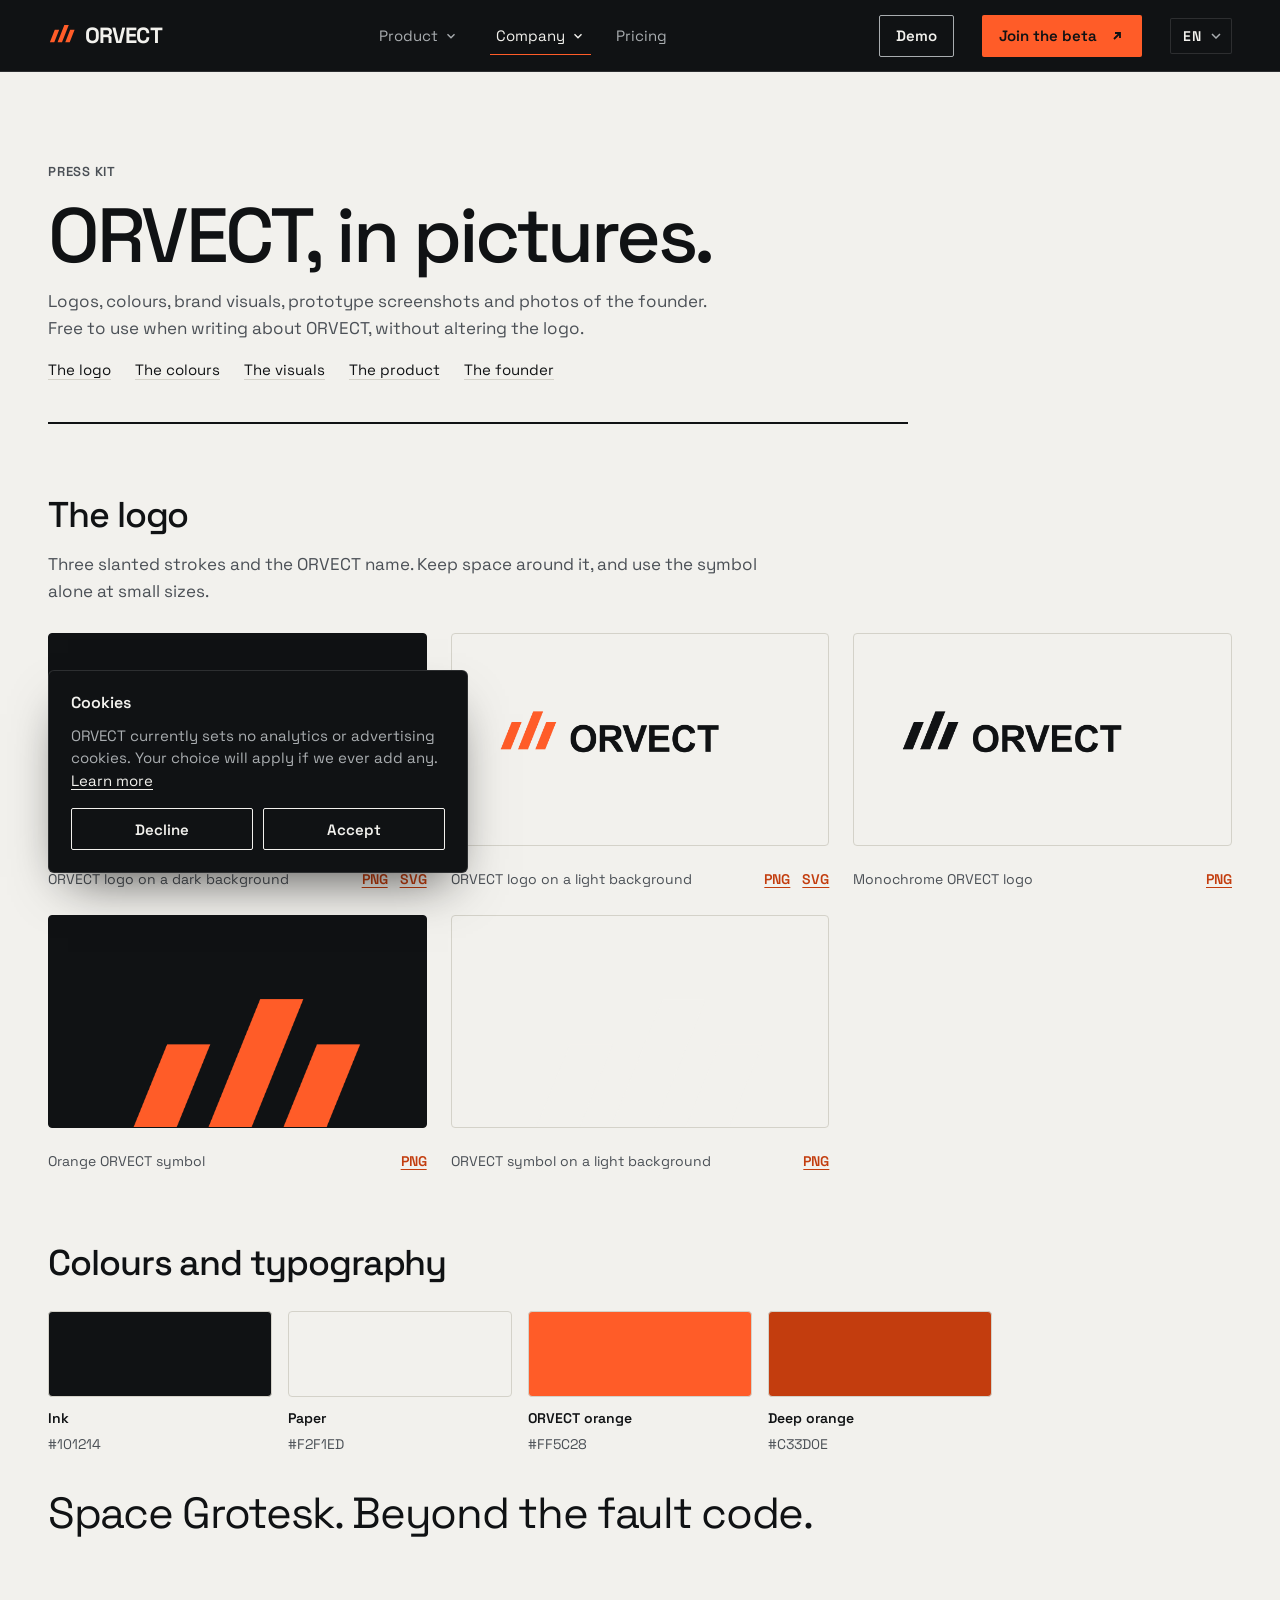
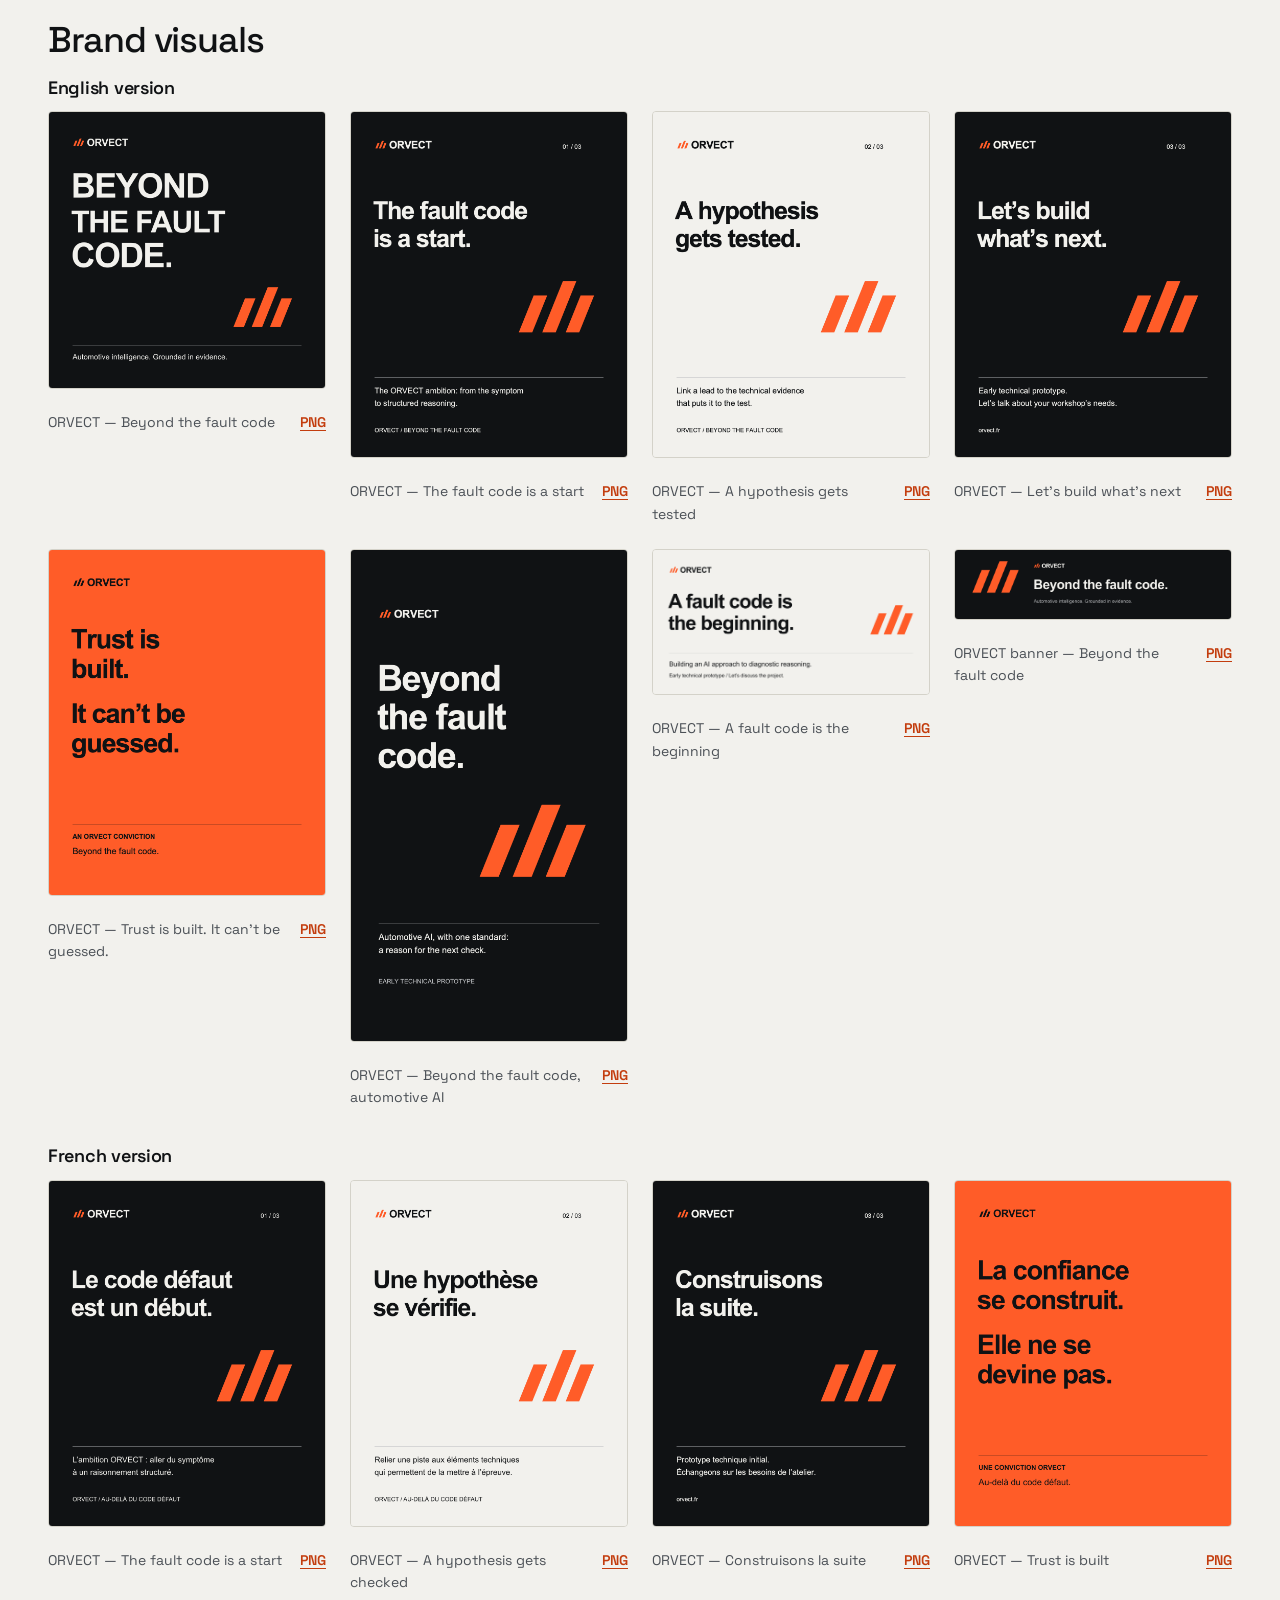
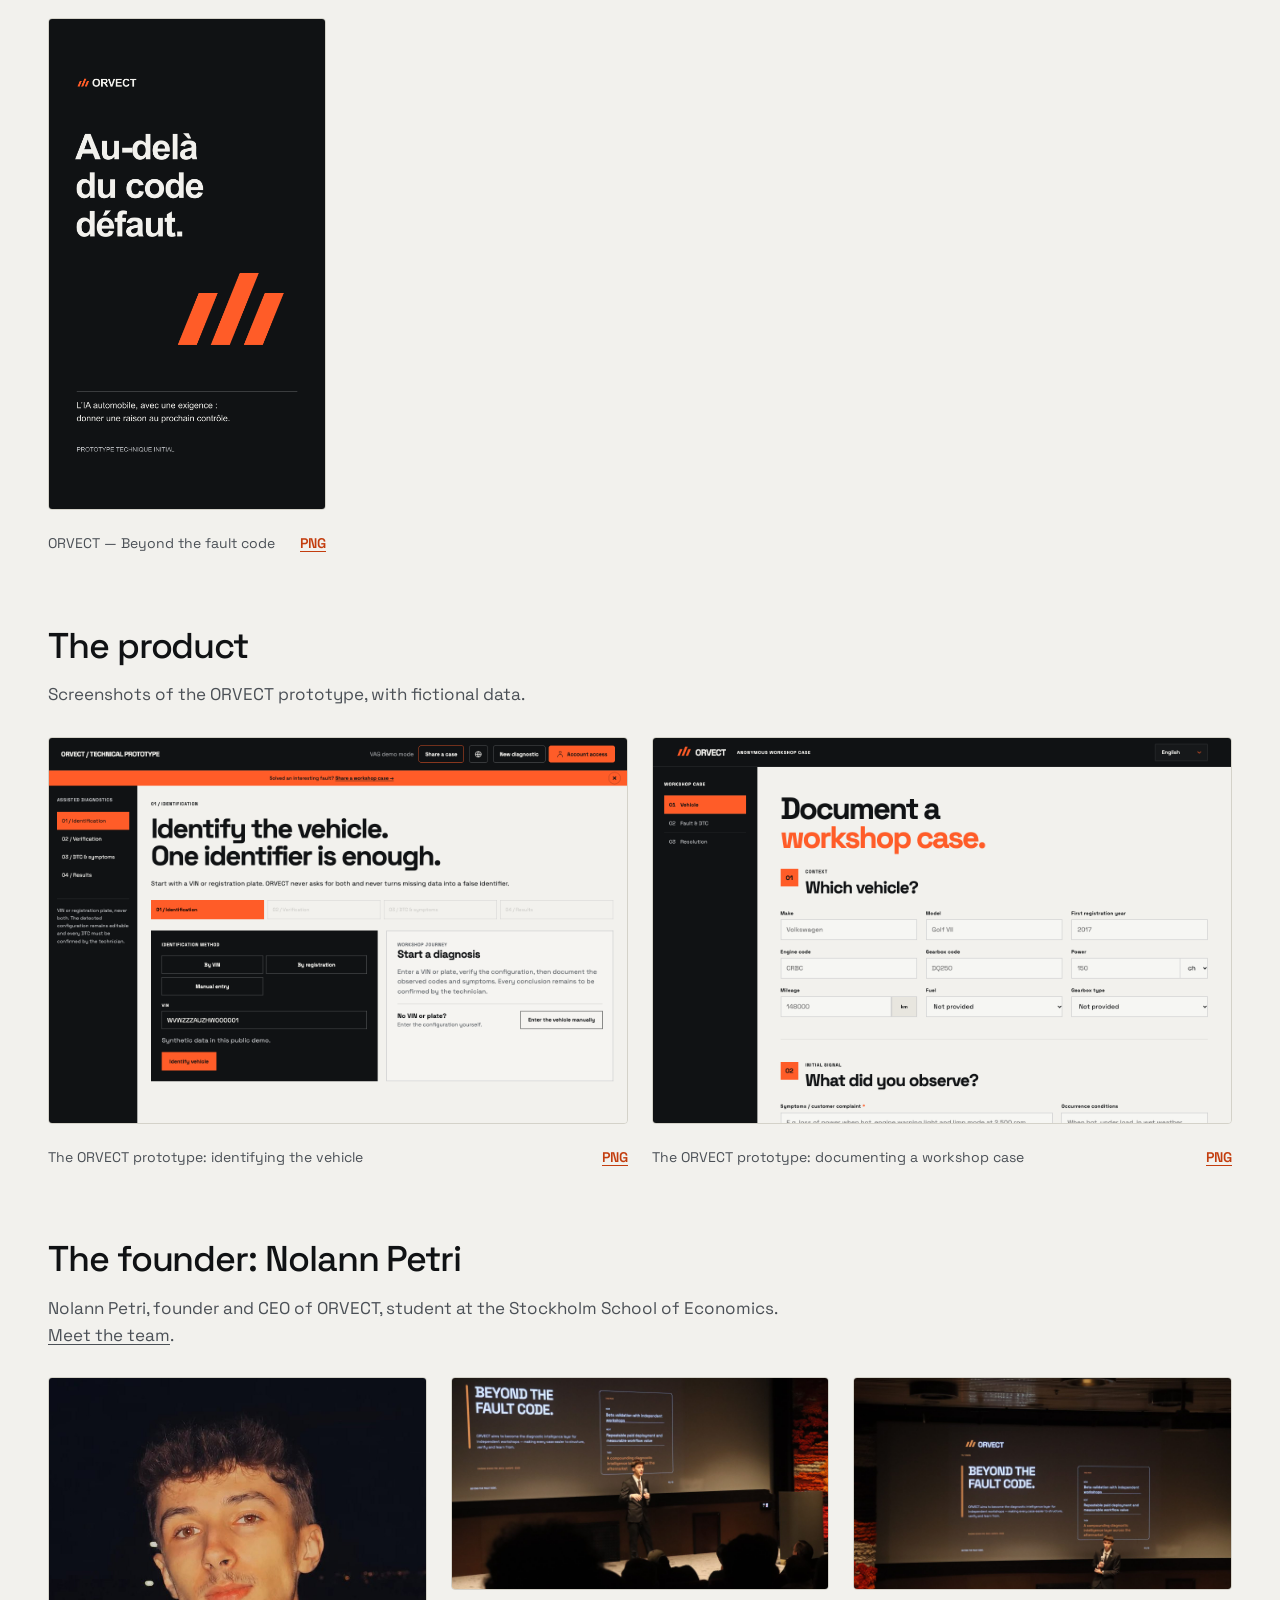
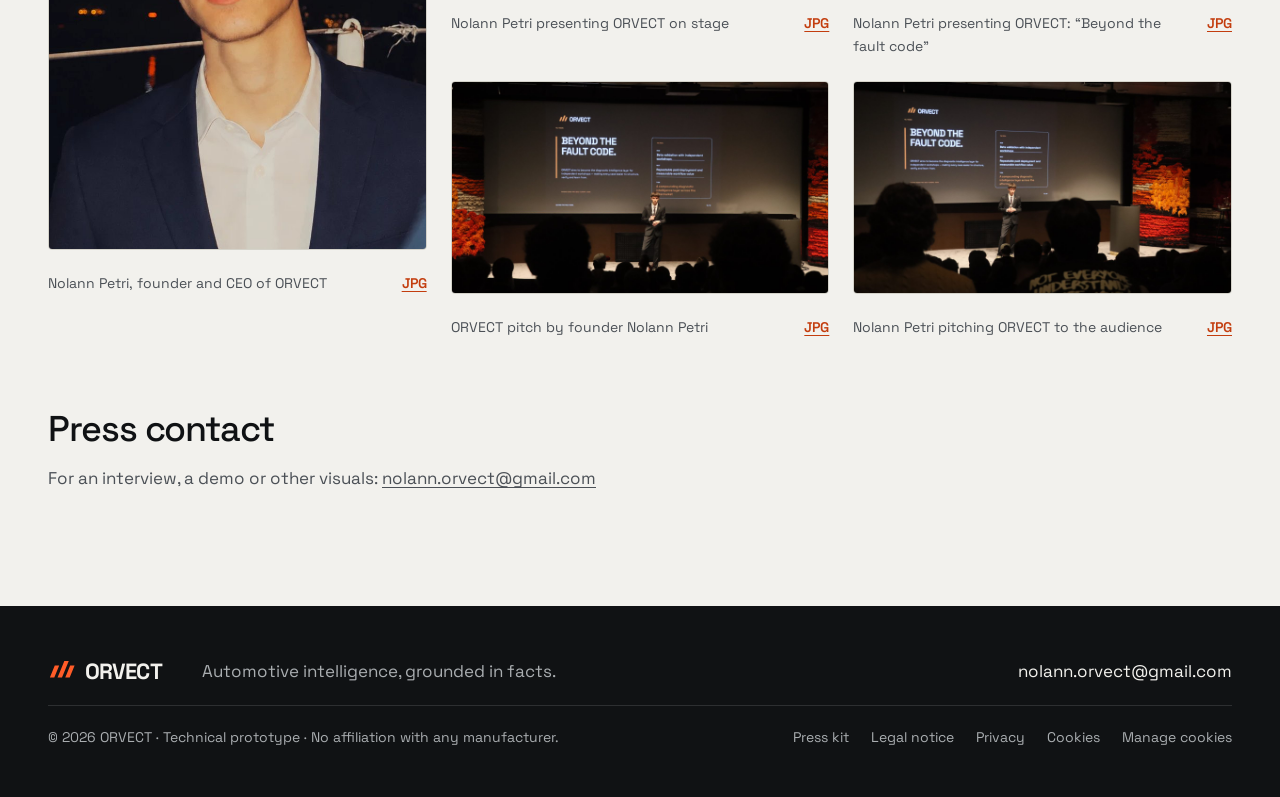
<file: presse.html>
<!doctype html>
<html lang="fr">
<head>
<meta charset="utf-8"><meta name="viewport" content="width=device-width,initial-scale=1"><meta name="theme-color" content="#101214">
<meta name="description" content="Kit presse ORVECT : logos, couleurs, visuels de marque, captures du prototype et photos de Nolann Petri, fondateur et CEO. Libres d’utilisation pour parler d’ORVECT.">
<meta property="og:title" content="ORVECT — Kit presse"><meta property="og:description" content="Kit presse ORVECT : logos, couleurs, visuels de marque, captures du prototype et photos de Nolann Petri, fondateur et CEO. Libres d’utilisation pour parler d’ORVECT."><meta property="og:site_name" content="ORVECT"><meta property="og:type" content="website"><meta property="og:locale" content="fr_FR"><meta property="og:url" content="https://orvect.fr/presse.html"><meta property="og:image" content="https://orvect.fr/v2/presse/orvect-a-fault-code-is-the-beginning.png"><meta name="twitter:card" content="summary_large_image"><meta name="robots" content="index,follow,max-image-preview:large"><link rel="canonical" href="https://orvect.fr/presse.html">
<script>try{var l=localStorage.getItem('orvect-lang');if(!l){l='en';for(var a=navigator.languages||[navigator.language],i=0;i<a.length;i++){var c=String(a[i]).slice(0,2).toLowerCase();if(/^(fr|en|de|sv)$/.test(c)){l=c;break}}}if(l!=='fr'){var h=document.documentElement;h.lang=l;h.classList.add('i18n-wait');setTimeout(function(){h.classList.remove('i18n-wait')},3000)}}catch(e){}</script>
<title>ORVECT — Kit presse : logos, visuels et photos</title>
<script type="application/ld+json">{"@context": "https://schema.org", "@graph": [{"@type": "CollectionPage", "@id": "https://orvect.fr/presse.html", "url": "https://orvect.fr/presse.html", "name": "Kit presse ORVECT", "description": "Logos, visuels de marque, captures du prototype et photos de Nolann Petri, fondateur d’ORVECT.", "about": {"@id": "https://orvect.fr/#org"}, "isPartOf": {"@id": "https://orvect.fr/#website"}, "primaryImageOfPage": "https://orvect.fr/v2/presse/orvect-logo-fond-sombre.png", "image": ["https://orvect.fr/v2/presse/orvect-logo-fond-sombre.png", "https://orvect.fr/v2/presse/orvect-logo-fond-clair.png", "https://orvect.fr/v2/presse/orvect-logo-monochrome.png", "https://orvect.fr/v2/presse/orvect-symbole-orange.png", "https://orvect.fr/v2/presse/orvect-symbole-clair.png", "https://orvect.fr/v2/presse/orvect-le-code-defaut-est-un-debut.png", "https://orvect.fr/v2/presse/orvect-une-hypothese-se-verifie.png", "https://orvect.fr/v2/presse/orvect-construisons-la-suite.png", "https://orvect.fr/v2/presse/orvect-la-confiance-se-construit.png", "https://orvect.fr/v2/presse/orvect-au-dela-du-code-defaut.png", "https://orvect.fr/v2/presse/orvect-beyond-the-fault-code.png", "https://orvect.fr/v2/presse/orvect-the-fault-code-is-a-start.png", "https://orvect.fr/v2/presse/orvect-a-hypothesis-gets-tested.png", "https://orvect.fr/v2/presse/orvect-lets-build-whats-next.png", "https://orvect.fr/v2/presse/orvect-trust-is-built.png", "https://orvect.fr/v2/presse/orvect-beyond-the-fault-code-story.png", "https://orvect.fr/v2/presse/orvect-a-fault-code-is-the-beginning.png", "https://orvect.fr/v2/presse/orvect-banniere-beyond-the-fault-code.png", "https://orvect.fr/v2/assets/program-fr.png", "https://orvect.fr/v2/assets/collection-fr.png", "https://orvect.fr/v2/assets/nolann-petri-fondateur-orvect.jpg", "https://orvect.fr/v2/assets/nolann-petri-pitch-orvect-1.jpg", "https://orvect.fr/v2/assets/nolann-petri-pitch-orvect-2.jpg", "https://orvect.fr/v2/assets/nolann-petri-pitch-orvect-3.jpg", "https://orvect.fr/v2/assets/nolann-petri-pitch-orvect-4.jpg"]}, {"@type": "BreadcrumbList", "itemListElement": [{"@type": "ListItem", "position": 1, "name": "ORVECT", "item": "https://orvect.fr/"}, {"@type": "ListItem", "position": 2, "name": "Kit presse", "item": "https://orvect.fr/presse.html"}]}]}</script>
<link rel="icon" href="favicon.ico" sizes="48x48"><link rel="icon" href="favicon.svg" type="image/svg+xml"><link rel="icon" href="icon-192.png" type="image/png" sizes="192x192"><link rel="apple-touch-icon" href="apple-touch-icon.png"><link rel="manifest" href="site.webmanifest">
<link rel="preload" href="v1/assets/SpaceGrotesk.ttf" as="font" type="font/ttf" crossorigin>
<link rel="stylesheet" href="v2/site.css?v=16"><link rel="stylesheet" href="v1/intro.css?v=1"><link rel="stylesheet" href="v2/presse.css?v=2">
<script src="v2/i18n.js?v=13" defer></script><script src="v2/v2.js?v=16" defer></script>
</head>
<body>
<script src="v1/intro.js?v=1"></script>
<a class="skip" href="#main">Aller au contenu</a>
<header class="site-header" data-header>
  <div class="bar">
    <a class="brand" href="index.html" aria-label="ORVECT, accueil"><img src="v1/assets/orvect-mark.svg" alt="" width="30" height="25">ORVECT</a>
    <nav aria-label="Navigation principale">
      <div class="nav-item" data-mega><button class="nav-trigger" type="button" aria-expanded="false">Produit<svg aria-hidden="true" viewBox="0 0 16 16"><path d="M4 6l4 4 4-4"/></svg></button><div class="mega"><div class="mega-inner"><div class="mega-col"><p class="mega-k">Le diagnostic</p><a class="mega-link" href="index.html#mac-title"><svg aria-hidden="true" viewBox="0 0 16 16"><path d="M3 13V8M8 13V3M13 13V6"/></svg><span><b>Pistes chiffrées</b><small>Chaque cause possible, avec sa probabilité.</small></span></a><a class="mega-link" href="index.html#check-title"><svg aria-hidden="true" viewBox="0 0 16 16"><path d="M3 8.5 6.5 12 13 4.5"/></svg><span><b>Prochain contrôle</b><small>Celui qui départage le mieux les pistes.</small></span></a><a class="mega-link" href="index.html#bench-title"><svg aria-hidden="true" viewBox="0 0 16 16"><circle cx="8" cy="8" r="5.5"/><circle cx="8" cy="8" r="2"/></svg><span><b>Fiabilité mesurée</b><small>8 pannes sur 10 dans les 3 premières pistes.</small></span></a><a class="mega-link" href="index.html#limits-title"><svg aria-hidden="true" viewBox="0 0 16 16"><path d="M8 2 13 4v4c0 3-2.2 5-5 6-2.8-1-5-3-5-6V4Z"/></svg><span><b>Garde-fous</b><small>Ce qu’ORVECT ne fera jamais.</small></span></a></div><div class="mega-col"><p class="mega-k">Le parcours</p><a class="mega-link" href="prototype.html#p1"><svg aria-hidden="true" viewBox="0 0 16 16"><path d="M2 10.5h12M3.5 10.5 5 6.5h6l1.5 4M4.5 13v-1.5M11.5 13v-1.5"/></svg><span><b>Identifier le véhicule</b><small>Véhicule, moteur et symptômes avant le code.</small></span></a><a class="mega-link" href="prototype.html#p2"><svg aria-hidden="true" viewBox="0 0 16 16"><path d="M1.5 8h2.5l2-4 3 8 2-4h3"/></svg><span><b>Rassembler les signaux</b><small>Chaque code vérifié : source et compatibilité.</small></span></a><a class="mega-link" href="prototype.html#p3"><svg aria-hidden="true" viewBox="0 0 16 16"><path d="M4 2h5l3 3v9H4ZM9 2v3h3M6 9h4M6 11.5h4"/></svg><span><b>Suivre les preuves</b><small>Observations, manques et interprétation séparés.</small></span></a><a class="mega-link" href="prototype.html#p4"><svg aria-hidden="true" viewBox="0 0 16 16"><circle cx="8" cy="5" r="2.5"/><path d="M3 14c.5-3 2.5-4.5 5-4.5s4.5 1.5 5 4.5"/></svg><span><b>Technicien aux commandes</b><small>Une trace de chaque vérification.</small></span></a></div><div class="mega-col mega-side"><p class="mega-k">Outils</p><a class="mega-link" href="prototype.html"><svg aria-hidden="true" viewBox="0 0 16 16"><path d="M2 3h12v8H2ZM6 14h4M8 11v3"/></svg><span><b>Le prototype</b><small>Le parcours complet, en ligne.</small></span></a><a class="mega-link" href="tarifs.html"><svg aria-hidden="true" viewBox="0 0 16 16"><path d="M2 2h6l6 6-6 6-6-6Z"/><circle cx="5.5" cy="5.5" r="1"/></svg><span><b>Tarifs</b><small>Trois formules par atelier.</small></span></a><a class="mega-link" href="mailto:nolann.orvect@gmail.com?subject=Demande%20de%20d%C3%A9mo%20ORVECT&amp;body=Bonjour%2C%0A%0AJe%20souhaite%20une%20d%C3%A9mo%20d%E2%80%99ORVECT.%0A%0AAtelier%20%3A%0AVille%20%3A%0ANombre%20de%20techniciens%20%3A%0ACr%C3%A9neaux%20qui%20me%20conviennent%20%3A%0A"><svg aria-hidden="true" viewBox="0 0 16 16"><path d="M2.5 3.5h11v10h-11ZM2.5 6.5h11M5.5 2v3M10.5 2v3"/></svg><span><b>Réserver une démo</b><small>Un de vos dossiers, passé dans ORVECT avec nous.</small></span></a></div></div></div></div>
      <div class="nav-item is-current" data-mega><button class="nav-trigger" type="button" aria-expanded="false">Entreprise<svg aria-hidden="true" viewBox="0 0 16 16"><path d="M4 6l4 4 4-4"/></svg></button><div class="mega"><div class="mega-inner"><div class="mega-col"><p class="mega-k">ORVECT</p><a class="mega-link" href="approche.html"><svg aria-hidden="true" viewBox="0 0 16 16"><path d="M8 2 14 5 8 8 2 5ZM2 8l6 3 6-3M2 11l6 3 6-3"/></svg><span><b>L’approche</b><small>Contexte, preuves, clarté.</small></span></a><a class="mega-link" href="vision.html"><svg aria-hidden="true" viewBox="0 0 16 16"><path d="M1.5 8s2.5-4.5 6.5-4.5S14.5 8 14.5 8 12 12.5 8 12.5 1.5 8 1.5 8Z"/><circle cx="8" cy="8" r="2"/></svg><span><b>La vision</b><small>Où va ORVECT, et pourquoi.</small></span></a><a class="mega-link" href="vision.html#equipe"><svg aria-hidden="true" viewBox="0 0 16 16"><circle cx="5.5" cy="5.5" r="2"/><circle cx="11" cy="6" r="1.7"/><path d="M1.5 13.5c.4-2.5 2-3.8 4-3.8s3.6 1.3 4 3.8M10 10c2 0 3.8 1 4.3 3.5"/></svg><span><b>L’équipe</b><small>Les fondateurs d’ORVECT.</small></span></a></div><div class="mega-col mega-side"><p class="mega-k">Ressources</p><a class="mega-link" href="presse.html" aria-current="page"><svg aria-hidden="true" viewBox="0 0 16 16"><path d="M2 3h12v10H2ZM2 11l3.5-3.5 3 3 2-2L14 12"/></svg><span><b>Kit presse</b><small>Logos, visuels et photos.</small></span></a><a class="mega-link" href="beta.html"><svg aria-hidden="true" viewBox="0 0 16 16"><path d="M5 11 11 5M6 5h5v5"/></svg><span><b>Rejoindre la bêta</b><small>Testez ORVECT sur vos cas réels.</small></span></a></div></div></div></div>
      <a class="nav-plain" href="tarifs.html">Tarifs</a>
    </nav>
    <a class="btn btn-ghost btn-small btn-demo" href="mailto:nolann.orvect@gmail.com?subject=Demande%20de%20d%C3%A9mo%20ORVECT&amp;body=Bonjour%2C%0A%0AJe%20souhaite%20une%20d%C3%A9mo%20d%E2%80%99ORVECT.%0A%0AAtelier%20%3A%0AVille%20%3A%0ANombre%20de%20techniciens%20%3A%0ACr%C3%A9neaux%20qui%20me%20conviennent%20%3A%0A" aria-label="Réserver une démo"><span class="demo-long">Réserver une démo</span><span class="demo-short" aria-hidden="true">Démo</span></a>
    <a class="btn btn-primary btn-small" href="beta.html">Rejoindre la bêta <svg aria-hidden="true" viewBox="0 0 16 16"><path d="M5 11 11 5M6 5h5v5"/></svg></a>
    <select class="lang-select" data-lang aria-label="Langue"><option value="fr">FR</option><option value="en">EN</option><option value="de">DE</option><option value="sv">SV</option></select>
    <button class="menu-toggle" type="button" data-menu-toggle aria-expanded="false" aria-label="Menu"><span></span><span></span></button>
  </div>
</header>
<main id="main" class="kit wrap">
  <header class="kit-head">
    <p class="kit-k">Kit presse</p>
    <h1>ORVECT, en images.</h1>
    <p>Logos, couleurs, visuels de marque, captures du prototype et photos du fondateur. Libres d’utilisation pour parler d’ORVECT, sans modification du logo.</p>
    <nav aria-label="Sur cette page"><a href="#logo">Le logo</a><a href="#couleurs">Les couleurs</a><a href="#visuels">Les visuels</a><a href="#produit">Le produit</a><a href="#fondateur">Le fondateur</a></nav>
  </header>

  <section id="logo" aria-labelledby="t-logo">
    <h2 id="t-logo">Le logo</h2>
    <p>Trois traits obliques et le nom ORVECT. Gardez de l’espace autour, et le symbole seul pour les petits formats.</p>
    <div class="kit-grid logos">
<figure class="kit-item on-dark"><div class="kit-frame"><img src="v2/presse/orvect-logo-fond-sombre.png" alt="Logo ORVECT sur fond sombre" width="1200" height="360" loading="lazy" decoding="async"></div><figcaption><span>Logo ORVECT sur fond sombre</span><span class="kit-dl"><a href="v2/presse/orvect-logo-fond-sombre.png" download>PNG</a><a href="v2/presse/orvect-logo-fond-sombre.svg" download>SVG</a></span></figcaption></figure>
<figure class="kit-item on-light"><div class="kit-frame"><img src="v2/presse/orvect-logo-fond-clair.png" alt="Logo ORVECT sur fond clair" width="1200" height="360" loading="lazy" decoding="async"></div><figcaption><span>Logo ORVECT sur fond clair</span><span class="kit-dl"><a href="v2/presse/orvect-logo-fond-clair.png" download>PNG</a><a href="v2/presse/orvect-logo-fond-clair.svg" download>SVG</a></span></figcaption></figure>
<figure class="kit-item on-light"><div class="kit-frame"><img src="v2/presse/orvect-logo-monochrome.png" alt="Logo ORVECT monochrome" width="1200" height="360" loading="lazy" decoding="async"></div><figcaption><span>Logo ORVECT monochrome</span><span class="kit-dl"><a href="v2/presse/orvect-logo-monochrome.png" download>PNG</a></span></figcaption></figure>
<figure class="kit-item on-dark"><div class="kit-frame"><img src="v2/presse/orvect-symbole-orange.png" alt="Symbole ORVECT orange" width="512" height="512" loading="lazy" decoding="async"></div><figcaption><span>Symbole ORVECT orange</span><span class="kit-dl"><a href="v2/presse/orvect-symbole-orange.png" download>PNG</a></span></figcaption></figure>
<figure class="kit-item on-light"><div class="kit-frame"><img src="v2/presse/orvect-symbole-clair.png" alt="Symbole ORVECT sur fond clair" width="512" height="512" loading="lazy" decoding="async"></div><figcaption><span>Symbole ORVECT sur fond clair</span><span class="kit-dl"><a href="v2/presse/orvect-symbole-clair.png" download>PNG</a></span></figcaption></figure>
    </div>
  </section>

  <section id="couleurs" aria-labelledby="t-couleurs">
    <h2 id="t-couleurs">Les couleurs et la typographie</h2>
    <ul class="swatches">
      <li style="--c:#101214"><b>Encre</b><span>#101214</span></li>
      <li style="--c:#f2f1ed"><b>Papier</b><span>#F2F1ED</span></li>
      <li style="--c:#ff5c28"><b>Orange ORVECT</b><span>#FF5C28</span></li>
      <li style="--c:#c33d0e"><b>Orange profond</b><span>#C33D0E</span></li>
    </ul>
    <p class="type-sample">Space Grotesk. Au-delà du code défaut.</p>
  </section>

  <section id="visuels" aria-labelledby="t-visuels">
    <h2 id="t-visuels">Les visuels de marque</h2>
    <div class="visual-sets">
      <div class="visual-set fr"><h3>Version française</h3><div class="kit-grid visuals">
<figure class="kit-item"><div class="kit-frame"><img src="v2/presse/orvect-le-code-defaut-est-un-debut.png" alt="ORVECT — Le code défaut est un début" width="1080" height="1350" loading="lazy" decoding="async"></div><figcaption><span>ORVECT — Le code défaut est un début</span><span class="kit-dl"><a href="v2/presse/orvect-le-code-defaut-est-un-debut.png" download>PNG</a></span></figcaption></figure>
<figure class="kit-item"><div class="kit-frame"><img src="v2/presse/orvect-une-hypothese-se-verifie.png" alt="ORVECT — Une hypothèse se vérifie" width="1080" height="1350" loading="lazy" decoding="async"></div><figcaption><span>ORVECT — Une hypothèse se vérifie</span><span class="kit-dl"><a href="v2/presse/orvect-une-hypothese-se-verifie.png" download>PNG</a></span></figcaption></figure>
<figure class="kit-item"><div class="kit-frame"><img src="v2/presse/orvect-construisons-la-suite.png" alt="ORVECT — Construisons la suite" width="1080" height="1350" loading="lazy" decoding="async"></div><figcaption><span>ORVECT — Construisons la suite</span><span class="kit-dl"><a href="v2/presse/orvect-construisons-la-suite.png" download>PNG</a></span></figcaption></figure>
<figure class="kit-item"><div class="kit-frame"><img src="v2/presse/orvect-la-confiance-se-construit.png" alt="ORVECT — La confiance se construit" width="1080" height="1350" loading="lazy" decoding="async"></div><figcaption><span>ORVECT — La confiance se construit</span><span class="kit-dl"><a href="v2/presse/orvect-la-confiance-se-construit.png" download>PNG</a></span></figcaption></figure>
<figure class="kit-item"><div class="kit-frame"><img src="v2/presse/orvect-au-dela-du-code-defaut.png" alt="ORVECT — Au-delà du code défaut" width="1080" height="1920" loading="lazy" decoding="async"></div><figcaption><span>ORVECT — Au-delà du code défaut</span><span class="kit-dl"><a href="v2/presse/orvect-au-dela-du-code-defaut.png" download>PNG</a></span></figcaption></figure>
      </div></div>
      <div class="visual-set en" lang="en"><h3>English version</h3><div class="kit-grid visuals">
<figure class="kit-item"><div class="kit-frame"><img src="v2/presse/orvect-beyond-the-fault-code.png" alt="ORVECT — Beyond the fault code" width="1080" height="1080" loading="lazy" decoding="async"></div><figcaption><span>ORVECT — Beyond the fault code</span><span class="kit-dl"><a href="v2/presse/orvect-beyond-the-fault-code.png" download>PNG</a></span></figcaption></figure>
<figure class="kit-item"><div class="kit-frame"><img src="v2/presse/orvect-the-fault-code-is-a-start.png" alt="ORVECT — The fault code is a start" width="1080" height="1350" loading="lazy" decoding="async"></div><figcaption><span>ORVECT — The fault code is a start</span><span class="kit-dl"><a href="v2/presse/orvect-the-fault-code-is-a-start.png" download>PNG</a></span></figcaption></figure>
<figure class="kit-item"><div class="kit-frame"><img src="v2/presse/orvect-a-hypothesis-gets-tested.png" alt="ORVECT — A hypothesis gets tested" width="1080" height="1350" loading="lazy" decoding="async"></div><figcaption><span>ORVECT — A hypothesis gets tested</span><span class="kit-dl"><a href="v2/presse/orvect-a-hypothesis-gets-tested.png" download>PNG</a></span></figcaption></figure>
<figure class="kit-item"><div class="kit-frame"><img src="v2/presse/orvect-lets-build-whats-next.png" alt="ORVECT — Let’s build what’s next" width="1080" height="1350" loading="lazy" decoding="async"></div><figcaption><span>ORVECT — Let’s build what’s next</span><span class="kit-dl"><a href="v2/presse/orvect-lets-build-whats-next.png" download>PNG</a></span></figcaption></figure>
<figure class="kit-item"><div class="kit-frame"><img src="v2/presse/orvect-trust-is-built.png" alt="ORVECT — Trust is built. It can’t be guessed." width="1080" height="1350" loading="lazy" decoding="async"></div><figcaption><span>ORVECT — Trust is built. It can’t be guessed.</span><span class="kit-dl"><a href="v2/presse/orvect-trust-is-built.png" download>PNG</a></span></figcaption></figure>
<figure class="kit-item"><div class="kit-frame"><img src="v2/presse/orvect-beyond-the-fault-code-story.png" alt="ORVECT — Beyond the fault code, automotive AI" width="1080" height="1920" loading="lazy" decoding="async"></div><figcaption><span>ORVECT — Beyond the fault code, automotive AI</span><span class="kit-dl"><a href="v2/presse/orvect-beyond-the-fault-code-story.png" download>PNG</a></span></figcaption></figure>
<figure class="kit-item"><div class="kit-frame"><img src="v2/presse/orvect-a-fault-code-is-the-beginning.png" alt="ORVECT — A fault code is the beginning" width="1200" height="627" loading="lazy" decoding="async"></div><figcaption><span>ORVECT — A fault code is the beginning</span><span class="kit-dl"><a href="v2/presse/orvect-a-fault-code-is-the-beginning.png" download>PNG</a></span></figcaption></figure>
<figure class="kit-item"><div class="kit-frame"><img src="v2/presse/orvect-banniere-beyond-the-fault-code.png" alt="ORVECT banner — Beyond the fault code" width="1584" height="396" loading="lazy" decoding="async"></div><figcaption><span>ORVECT banner — Beyond the fault code</span><span class="kit-dl"><a href="v2/presse/orvect-banniere-beyond-the-fault-code.png" download>PNG</a></span></figcaption></figure>
      </div></div>
    </div>
  </section>

  <section id="produit" aria-labelledby="t-produit">
    <h2 id="t-produit">Le produit</h2>
    <p>Captures du prototype ORVECT, avec des données fictives.</p>
    <div class="kit-grid product">
<figure class="kit-item "><div class="kit-frame"><img src="v2/assets/program-fr.png" alt="Le prototype ORVECT : identifier le véhicule" width="1440" height="960" loading="lazy" decoding="async"></div><figcaption><span>Le prototype ORVECT : identifier le véhicule</span><span class="kit-dl"><a href="v2/assets/program-fr.png" download>PNG</a></span></figcaption></figure>
<figure class="kit-item "><div class="kit-frame"><img src="v2/assets/collection-fr.png" alt="Le prototype ORVECT : documenter un cas d’atelier" width="1440" height="960" loading="lazy" decoding="async"></div><figcaption><span>Le prototype ORVECT : documenter un cas d’atelier</span><span class="kit-dl"><a href="v2/assets/collection-fr.png" download>PNG</a></span></figcaption></figure>
    </div>
  </section>

  <section id="fondateur" aria-labelledby="t-fondateur">
    <h2 id="t-fondateur">Le fondateur : Nolann Petri</h2>
    <p>Nolann Petri, fondateur et CEO d’ORVECT, étudiant à la Stockholm School of Economics. <a href="vision.html#equipe">Voir l’équipe</a>.</p>
    <div class="kit-grid people">
<figure class="kit-item portrait"><div class="kit-frame"><img src="v2/assets/nolann-petri-fondateur-orvect.jpg" alt="Nolann Petri, fondateur et CEO d’ORVECT" width="720" height="900" loading="lazy" decoding="async"></div><figcaption><span>Nolann Petri, fondateur et CEO d’ORVECT</span><span class="kit-dl"><a href="v2/assets/nolann-petri-fondateur-orvect.jpg" download>JPG</a></span></figcaption></figure>
<figure class="kit-item "><div class="kit-frame"><img src="v2/assets/nolann-petri-pitch-orvect-1.jpg" alt="Nolann Petri présente ORVECT sur scène" width="1600" height="896" loading="lazy" decoding="async"></div><figcaption><span>Nolann Petri présente ORVECT sur scène</span><span class="kit-dl"><a href="v2/assets/nolann-petri-pitch-orvect-1.jpg" download>JPG</a></span></figcaption></figure>
<figure class="kit-item "><div class="kit-frame"><img src="v2/assets/nolann-petri-pitch-orvect-2.jpg" alt="Nolann Petri présente ORVECT : « Beyond the fault code »" width="1600" height="896" loading="lazy" decoding="async"></div><figcaption><span>Nolann Petri présente ORVECT : « Beyond the fault code »</span><span class="kit-dl"><a href="v2/assets/nolann-petri-pitch-orvect-2.jpg" download>JPG</a></span></figcaption></figure>
<figure class="kit-item "><div class="kit-frame"><img src="v2/assets/nolann-petri-pitch-orvect-3.jpg" alt="Pitch ORVECT par Nolann Petri, fondateur" width="1600" height="896" loading="lazy" decoding="async"></div><figcaption><span>Pitch ORVECT par Nolann Petri, fondateur</span><span class="kit-dl"><a href="v2/assets/nolann-petri-pitch-orvect-3.jpg" download>JPG</a></span></figcaption></figure>
<figure class="kit-item "><div class="kit-frame"><img src="v2/assets/nolann-petri-pitch-orvect-4.jpg" alt="Nolann Petri pitche ORVECT devant le public" width="1600" height="896" loading="lazy" decoding="async"></div><figcaption><span>Nolann Petri pitche ORVECT devant le public</span><span class="kit-dl"><a href="v2/assets/nolann-petri-pitch-orvect-4.jpg" download>JPG</a></span></figcaption></figure>
    </div>
  </section>

  <section class="kit-contact" aria-labelledby="t-contact">
    <h2 id="t-contact">Contact presse</h2>
    <p>Pour une interview, une démonstration ou d’autres visuels : <a href="mailto:nolann.orvect@gmail.com?subject=ORVECT%20%E2%80%94%20Presse">nolann.orvect@gmail.com</a></p>
  </section>
</main>
<footer class="site-footer">
  <div class="wrap footer-grid">
    <a class="brand" href="index.html"><img src="v1/assets/orvect-mark.svg" alt="" width="30" height="25">ORVECT</a>
    <p>L’intelligence automobile, ancrée dans les faits.</p>
    <a href="mailto:nolann.orvect@gmail.com">nolann.orvect@gmail.com</a>
    <div class="fine">
      <p>© 2026 ORVECT · Prototype technique · Aucune affiliation avec un constructeur.</p>
      <nav class="legal-links" aria-label="Informations légales"><a href="presse.html">Kit presse</a><a href="legal.html#mentions">Mentions légales</a><a href="legal.html#confidentialite">Confidentialité</a><a href="legal.html#cookies">Cookies</a><button type="button" class="linklike" data-consent-open>Gérer les cookies</button></nav>
    </div>
  </div>
</footer>
</body>
</html>
</file>
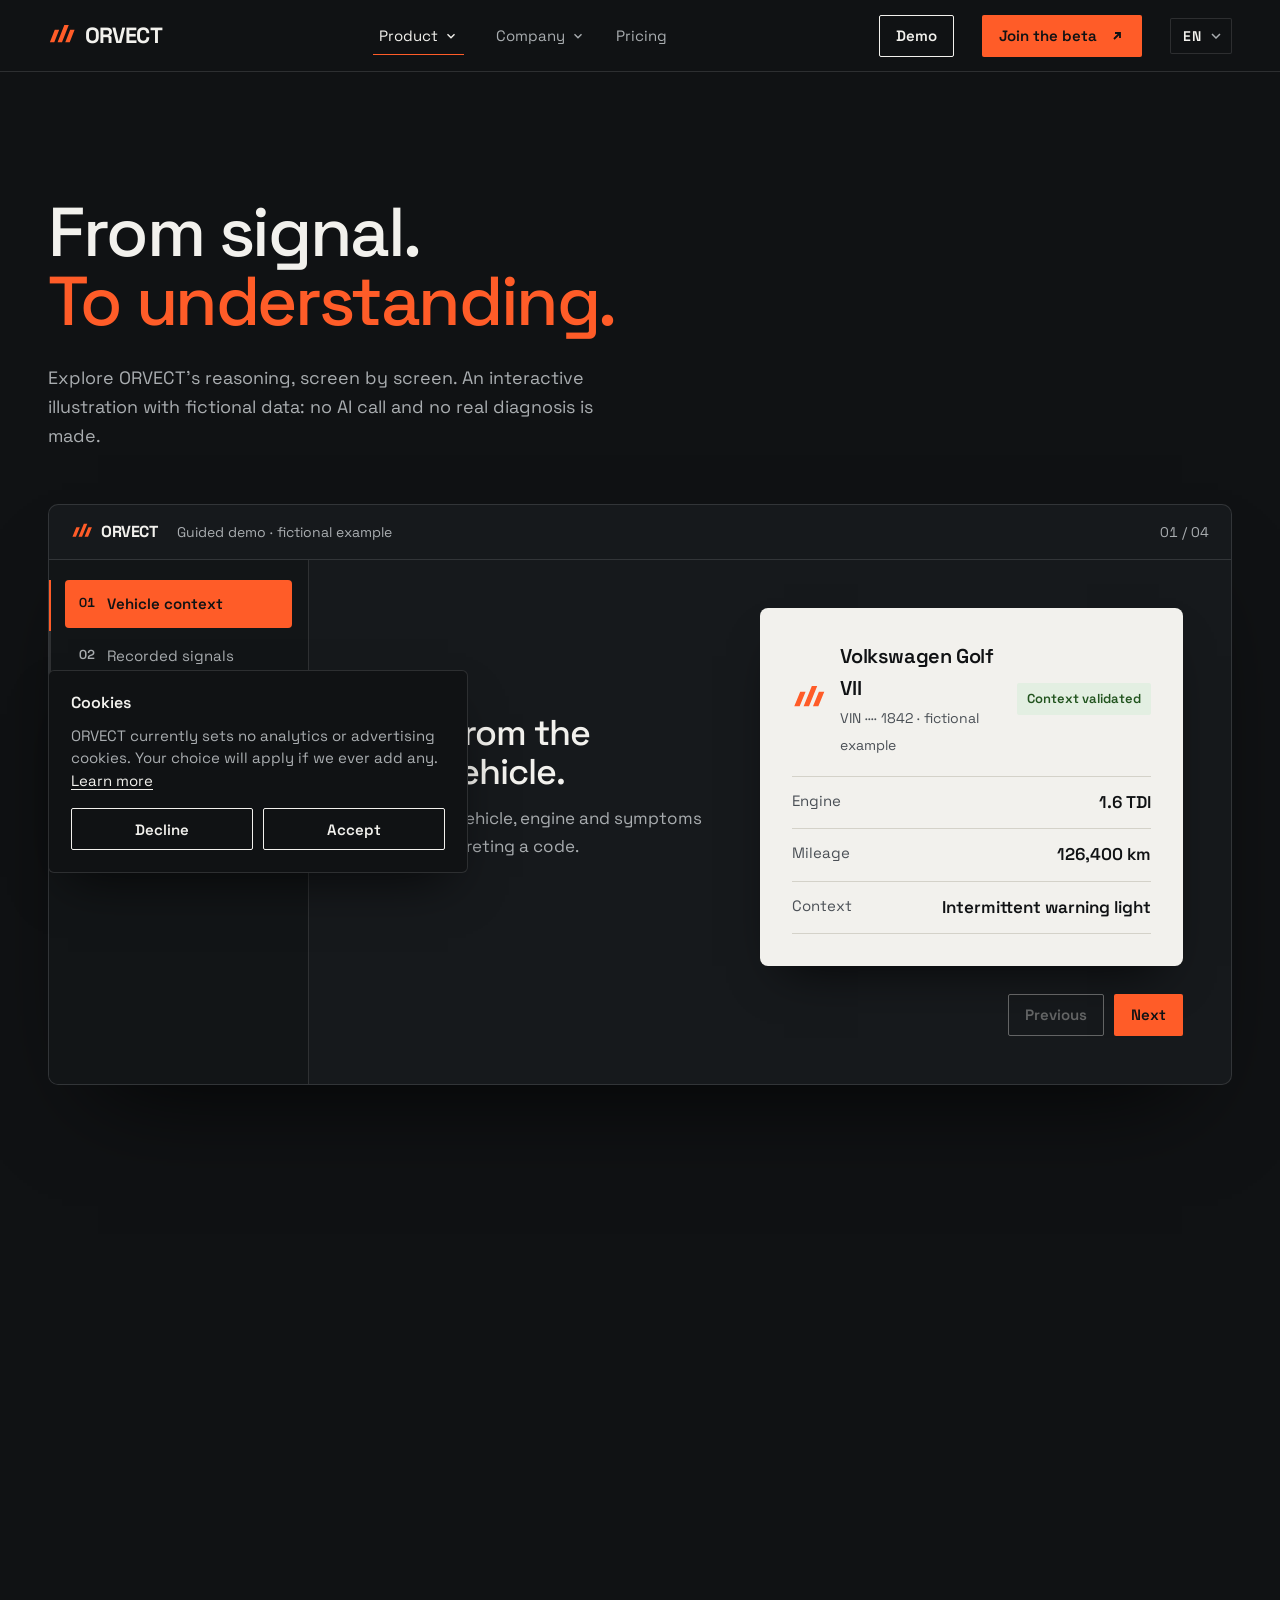
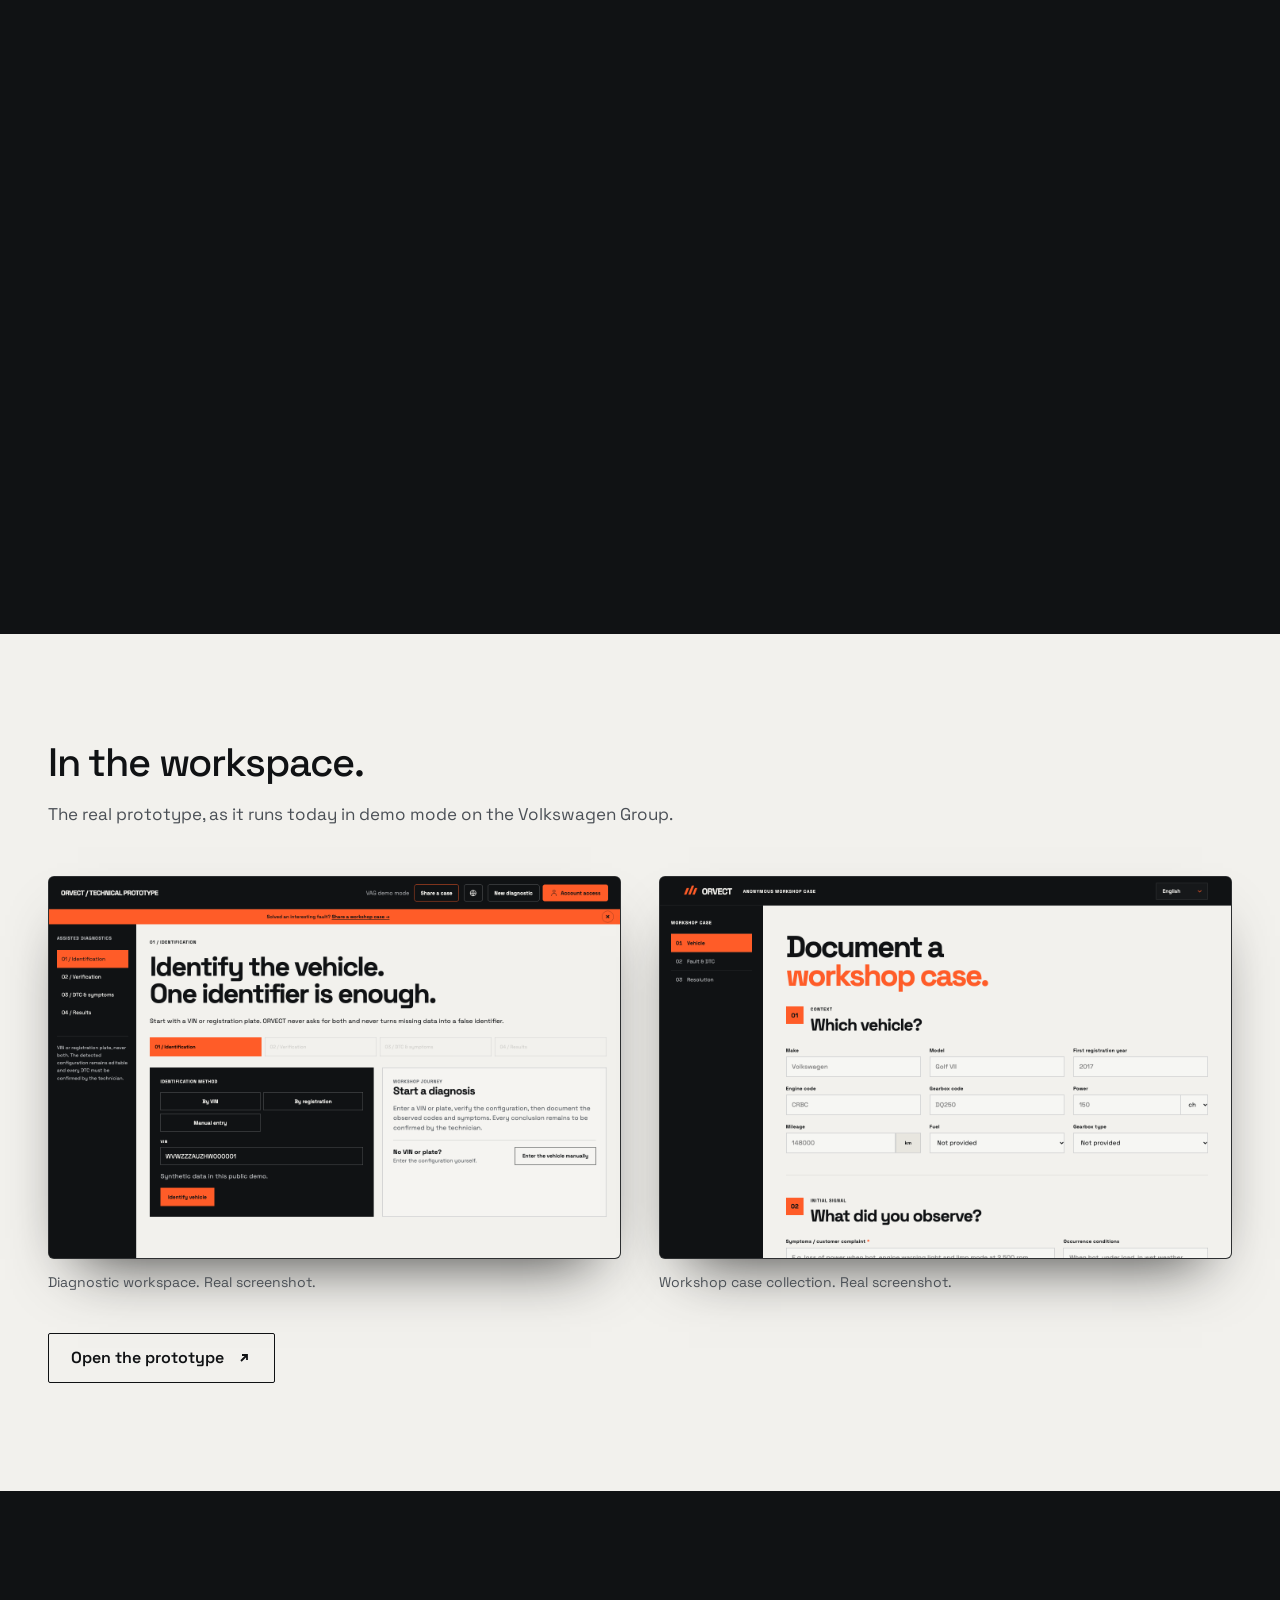
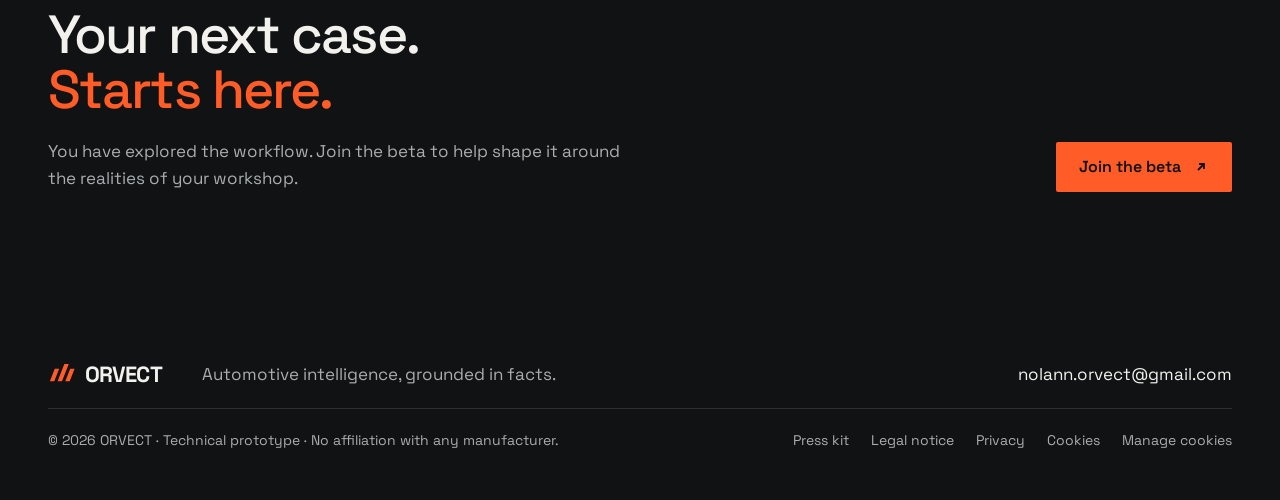
<file: prototype.html>
<!doctype html>
<html lang="fr">
<head>
<meta charset="utf-8"><meta name="viewport" content="width=device-width,initial-scale=1"><meta name="theme-color" content="#101214">
<meta name="description" content="Le prototype ORVECT, écran par écran : partir du bon véhicule, rassembler les signaux, suivre les preuves et garder le technicien aux commandes. Démonstration avec des données fictives.">
<meta property="og:title" content="ORVECT — Le prototype"><meta property="og:description" content="Le prototype ORVECT, écran par écran : partir du bon véhicule, rassembler les signaux, suivre les preuves et garder le technicien aux commandes. Démonstration avec des données fictives."><meta property="og:site_name" content="ORVECT"><meta property="og:type" content="website"><meta property="og:locale" content="fr_FR"><meta property="og:url" content="https://orvect.fr/prototype.html"><meta property="og:image" content="https://orvect.fr/v1/assets/orvect-social-preview.png"><meta name="twitter:card" content="summary_large_image"><meta name="robots" content="index,follow"><link rel="canonical" href="https://orvect.fr/prototype.html">
<script>try{var l=localStorage.getItem('orvect-lang');if(!l){l='en';for(var a=navigator.languages||[navigator.language],i=0;i<a.length;i++){var c=String(a[i]).slice(0,2).toLowerCase();if(/^(fr|en|de|sv)$/.test(c)){l=c;break}}}if(l!=='fr'){var h=document.documentElement;h.lang=l;h.classList.add('i18n-wait');setTimeout(function(){h.classList.remove('i18n-wait')},3000)}}catch(e){}</script>
<title>ORVECT — Le prototype</title>
<script type="application/ld+json">{"@context": "https://schema.org", "@type": "BreadcrumbList", "itemListElement": [{"@type": "ListItem", "position": 1, "name": "ORVECT", "item": "https://orvect.fr/"}, {"@type": "ListItem", "position": 2, "name": "Le prototype", "item": "https://orvect.fr/prototype.html"}]}</script>
<link rel="icon" href="favicon.ico" sizes="48x48"><link rel="icon" href="favicon.svg" type="image/svg+xml"><link rel="icon" href="icon-192.png" type="image/png" sizes="192x192"><link rel="apple-touch-icon" href="apple-touch-icon.png"><link rel="manifest" href="site.webmanifest">
<link rel="preload" href="v1/assets/SpaceGrotesk.ttf" as="font" type="font/ttf" crossorigin>
<link rel="stylesheet" href="v2/site.css?v=16"><link rel="stylesheet" href="v1/intro.css?v=1"><link rel="stylesheet" href="v2/prototype.css?v=2">
<script src="v2/i18n.js?v=13" defer></script><script src="v2/v2.js?v=16" defer></script>
</head>
<body class="theme-dark">
<script src="v1/intro.js?v=1"></script>
<a class="skip" href="#main">Aller au contenu</a>
<header class="site-header" data-header>
  <div class="bar">
    <a class="brand" href="index.html" aria-label="ORVECT, accueil"><img src="v1/assets/orvect-mark.svg" alt="" width="30" height="25">ORVECT</a>
    <nav aria-label="Navigation principale">
      <div class="nav-item is-current" data-mega><button class="nav-trigger" type="button" aria-expanded="false">Produit<svg aria-hidden="true" viewBox="0 0 16 16"><path d="M4 6l4 4 4-4"/></svg></button><div class="mega"><div class="mega-inner"><div class="mega-col"><p class="mega-k">Le diagnostic</p><a class="mega-link" href="index.html#mac-title"><svg aria-hidden="true" viewBox="0 0 16 16"><path d="M3 13V8M8 13V3M13 13V6"/></svg><span><b>Pistes chiffrées</b><small>Chaque cause possible, avec sa probabilité.</small></span></a><a class="mega-link" href="index.html#check-title"><svg aria-hidden="true" viewBox="0 0 16 16"><path d="M3 8.5 6.5 12 13 4.5"/></svg><span><b>Prochain contrôle</b><small>Celui qui départage le mieux les pistes.</small></span></a><a class="mega-link" href="index.html#bench-title"><svg aria-hidden="true" viewBox="0 0 16 16"><circle cx="8" cy="8" r="5.5"/><circle cx="8" cy="8" r="2"/></svg><span><b>Fiabilité mesurée</b><small>8 pannes sur 10 dans les 3 premières pistes.</small></span></a><a class="mega-link" href="index.html#limits-title"><svg aria-hidden="true" viewBox="0 0 16 16"><path d="M8 2 13 4v4c0 3-2.2 5-5 6-2.8-1-5-3-5-6V4Z"/></svg><span><b>Garde-fous</b><small>Ce qu’ORVECT ne fera jamais.</small></span></a></div><div class="mega-col"><p class="mega-k">Le parcours</p><a class="mega-link" href="prototype.html#p1"><svg aria-hidden="true" viewBox="0 0 16 16"><path d="M2 10.5h12M3.5 10.5 5 6.5h6l1.5 4M4.5 13v-1.5M11.5 13v-1.5"/></svg><span><b>Identifier le véhicule</b><small>Véhicule, moteur et symptômes avant le code.</small></span></a><a class="mega-link" href="prototype.html#p2"><svg aria-hidden="true" viewBox="0 0 16 16"><path d="M1.5 8h2.5l2-4 3 8 2-4h3"/></svg><span><b>Rassembler les signaux</b><small>Chaque code vérifié : source et compatibilité.</small></span></a><a class="mega-link" href="prototype.html#p3"><svg aria-hidden="true" viewBox="0 0 16 16"><path d="M4 2h5l3 3v9H4ZM9 2v3h3M6 9h4M6 11.5h4"/></svg><span><b>Suivre les preuves</b><small>Observations, manques et interprétation séparés.</small></span></a><a class="mega-link" href="prototype.html#p4"><svg aria-hidden="true" viewBox="0 0 16 16"><circle cx="8" cy="5" r="2.5"/><path d="M3 14c.5-3 2.5-4.5 5-4.5s4.5 1.5 5 4.5"/></svg><span><b>Technicien aux commandes</b><small>Une trace de chaque vérification.</small></span></a></div><div class="mega-col mega-side"><p class="mega-k">Outils</p><a class="mega-link" href="prototype.html" aria-current="page"><svg aria-hidden="true" viewBox="0 0 16 16"><path d="M2 3h12v8H2ZM6 14h4M8 11v3"/></svg><span><b>Le prototype</b><small>Le parcours complet, en ligne.</small></span></a><a class="mega-link" href="tarifs.html"><svg aria-hidden="true" viewBox="0 0 16 16"><path d="M2 2h6l6 6-6 6-6-6Z"/><circle cx="5.5" cy="5.5" r="1"/></svg><span><b>Tarifs</b><small>Trois formules par atelier.</small></span></a><a class="mega-link" href="mailto:nolann.orvect@gmail.com?subject=Demande%20de%20d%C3%A9mo%20ORVECT&amp;body=Bonjour%2C%0A%0AJe%20souhaite%20une%20d%C3%A9mo%20d%E2%80%99ORVECT.%0A%0AAtelier%20%3A%0AVille%20%3A%0ANombre%20de%20techniciens%20%3A%0ACr%C3%A9neaux%20qui%20me%20conviennent%20%3A%0A"><svg aria-hidden="true" viewBox="0 0 16 16"><path d="M2.5 3.5h11v10h-11ZM2.5 6.5h11M5.5 2v3M10.5 2v3"/></svg><span><b>Réserver une démo</b><small>Un de vos dossiers, passé dans ORVECT avec nous.</small></span></a></div></div></div></div>
      <div class="nav-item" data-mega><button class="nav-trigger" type="button" aria-expanded="false">Entreprise<svg aria-hidden="true" viewBox="0 0 16 16"><path d="M4 6l4 4 4-4"/></svg></button><div class="mega"><div class="mega-inner"><div class="mega-col"><p class="mega-k">ORVECT</p><a class="mega-link" href="approche.html"><svg aria-hidden="true" viewBox="0 0 16 16"><path d="M8 2 14 5 8 8 2 5ZM2 8l6 3 6-3M2 11l6 3 6-3"/></svg><span><b>L’approche</b><small>Contexte, preuves, clarté.</small></span></a><a class="mega-link" href="vision.html"><svg aria-hidden="true" viewBox="0 0 16 16"><path d="M1.5 8s2.5-4.5 6.5-4.5S14.5 8 14.5 8 12 12.5 8 12.5 1.5 8 1.5 8Z"/><circle cx="8" cy="8" r="2"/></svg><span><b>La vision</b><small>Où va ORVECT, et pourquoi.</small></span></a><a class="mega-link" href="vision.html#equipe"><svg aria-hidden="true" viewBox="0 0 16 16"><circle cx="5.5" cy="5.5" r="2"/><circle cx="11" cy="6" r="1.7"/><path d="M1.5 13.5c.4-2.5 2-3.8 4-3.8s3.6 1.3 4 3.8M10 10c2 0 3.8 1 4.3 3.5"/></svg><span><b>L’équipe</b><small>Les fondateurs d’ORVECT.</small></span></a></div><div class="mega-col mega-side"><p class="mega-k">Ressources</p><a class="mega-link" href="presse.html"><svg aria-hidden="true" viewBox="0 0 16 16"><path d="M2 3h12v10H2ZM2 11l3.5-3.5 3 3 2-2L14 12"/></svg><span><b>Kit presse</b><small>Logos, visuels et photos.</small></span></a><a class="mega-link" href="beta.html"><svg aria-hidden="true" viewBox="0 0 16 16"><path d="M5 11 11 5M6 5h5v5"/></svg><span><b>Rejoindre la bêta</b><small>Testez ORVECT sur vos cas réels.</small></span></a></div></div></div></div>
      <a class="nav-plain" href="tarifs.html">Tarifs</a>
    </nav>
    <a class="btn btn-ghost btn-small btn-demo" href="mailto:nolann.orvect@gmail.com?subject=Demande%20de%20d%C3%A9mo%20ORVECT&amp;body=Bonjour%2C%0A%0AJe%20souhaite%20une%20d%C3%A9mo%20d%E2%80%99ORVECT.%0A%0AAtelier%20%3A%0AVille%20%3A%0ANombre%20de%20techniciens%20%3A%0ACr%C3%A9neaux%20qui%20me%20conviennent%20%3A%0A" aria-label="Réserver une démo"><span class="demo-long">Réserver une démo</span><span class="demo-short" aria-hidden="true">Démo</span></a>
    <a class="btn btn-primary btn-small" href="beta.html">Rejoindre la bêta <svg aria-hidden="true" viewBox="0 0 16 16"><path d="M5 11 11 5M6 5h5v5"/></svg></a>
    <select class="lang-select" data-lang aria-label="Langue"><option value="fr">FR</option><option value="en">EN</option><option value="de">DE</option><option value="sv">SV</option></select>
    <button class="menu-toggle" type="button" data-menu-toggle aria-expanded="false" aria-label="Menu"><span></span><span></span></button>
  </div>
</header>
<main id="main">
  <section class="page-hero wrap" aria-labelledby="page-title">
    <h1 id="page-title">Du signal. <span>À la compréhension.</span></h1>
    <p class="lead">Explorez le raisonnement d’ORVECT, écran par écran. Illustration interactive avec des données fictives : aucun appel IA ni diagnostic réel n’est effectué.</p>
  </section>

  <section class="sandbox wrap" aria-label="Démo guidée" data-demo-scroll>
    <div class="app" data-demo>
      <div class="app-bar">
        <span class="app-brand"><img src="v1/assets/orvect-mark.svg" alt="" width="22" height="18">ORVECT</span>
        <span class="app-tag">Démo guidée · exemple fictif</span>
        <span class="app-count" data-counter aria-live="polite">01 / 04</span>
      </div>
      <div class="app-body">
        <div class="app-rail" role="tablist" aria-label="Étapes de la démo" aria-orientation="vertical">
          <button role="tab" id="t1" aria-controls="p1" aria-selected="true"><b>01</b>Contexte véhicule</button>
          <button role="tab" id="t2" aria-controls="p2" aria-selected="false" tabindex="-1"><b>02</b>Signaux relevés</button>
          <button role="tab" id="t3" aria-controls="p3" aria-selected="false" tabindex="-1"><b>03</b>Revue des preuves</button>
          <button role="tab" id="t4" aria-controls="p4" aria-selected="false" tabindex="-1"><b>04</b>Compte rendu</button>
          <i class="rail-progress" aria-hidden="true"></i>
        </div>

        <div class="app-main">
          <section role="tabpanel" id="p1" aria-labelledby="t1" class="panel">
            <div class="panel-copy"><h2>Partir du bon véhicule.</h2><p>Préciser le véhicule, le moteur et les symptômes avant d’interpréter un code.</p></div>
            <div class="panel-card">
              <div class="vehicle"><img src="v1/assets/orvect-mark.svg" alt="" width="34" height="28"><div><b>Volkswagen Golf VII</b><small>VIN ···· 1842 · exemple fictif</small></div><span class="status ok">Contexte validé</span></div>
              <dl class="kv"><div><dt>Moteur</dt><dd>1.6 TDI</dd></div><div><dt>Kilométrage</dt><dd>126 400 km</dd></div><div><dt>Contexte</dt><dd>Voyant intermittent</dd></div></dl>
            </div>
          </section>

          <section role="tabpanel" id="p2" aria-labelledby="t2" class="panel" hidden>
            <div class="panel-copy"><h2>Rassembler les signaux.</h2><p>Un code est une donnée d’entrée. Sa source et sa compatibilité restent à vérifier.</p></div>
            <div class="panel-card">
              <p class="code">P0401</p>
              <dl class="kv"><div><dt>Source</dt><dd>Saisie de l’atelier</dd></div><div><dt>Compatibilité véhicule</dt><dd class="warn">À vérifier</dd></div></dl>
              <p class="notice">Un code défaut seul ne justifie pas le remplacement d’une pièce.</p>
            </div>
          </section>

          <section role="tabpanel" id="p3" aria-labelledby="t3" class="panel" hidden>
            <div class="panel-copy"><h2>Suivre les preuves.</h2><p>Distinguer les observations, les informations manquantes et l’interprétation.</p></div>
            <div class="panel-card">
              <ol class="checks">
                <li class="done"><b>Noter les observations</b><small>Décrire quand le voyant apparaît.</small></li>
                <li class="done"><b>Vérifier la source</b><small>Confirmer son applicabilité au véhicule.</small></li>
                <li class="missing"><b>Ajouter les mesures</b><small>Des preuves avant une conclusion.</small></li>
              </ol>
              <p class="notice">Une information manquante reste inconnue.</p>
            </div>
          </section>

          <section role="tabpanel" id="p4" aria-labelledby="t4" class="panel" hidden>
            <div class="panel-copy"><h2>Garder le technicien aux commandes.</h2><p>Conserver une trace du contexte, des preuves et des vérifications à effectuer.</p></div>
            <div class="panel-card">
              <p class="case-id">ORVECT · case 001</p>
              <p class="report">Revue humaine nécessaire</p>
              <p>Le contexte véhicule, les signaux observés et les preuves manquantes dans un même dossier.</p>
              <p class="notice">Cette démo n’autorise ni la conduite ni une réparation.</p>
            </div>
          </section>

          <div class="app-nav">
            <button class="btn btn-ghost btn-small" type="button" data-prev>Précédent</button>
            <button class="btn btn-primary btn-small" type="button" data-next>Suivant</button>
          </div>
        </div>
      </div>
    </div>
  </section>

  <section class="workspace band-paper" aria-labelledby="ws-title">
    <div class="wrap">
      <div class="section-head rise" data-reveal>
        <h2 id="ws-title">Dans l’espace de travail.</h2>
        <p>Le vrai prototype, tel qu’il tourne aujourd’hui en démonstration sur le groupe Volkswagen.</p>
      </div>
      <div class="ws-grid">
        <figure class="ws-shot rise" data-reveal><div class="shot-frame"><img src="v2/assets/program-fr.png" width="1440" height="960" loading="lazy" alt="Atelier ORVECT, étape d’identification du véhicule."></div><figcaption>Espace diagnostic. Capture réelle.</figcaption></figure>
        <figure class="ws-shot rise" data-reveal><div class="shot-frame"><img src="v2/assets/collection-fr.png" width="1440" height="960" loading="lazy" alt="Formulaire ORVECT de documentation d’un cas atelier."></div><figcaption>Collecte de cas atelier. Capture réelle.</figcaption></figure>
      </div>
      <a class="btn btn-ghost" href="https://derka1385.github.io/ORVECT_Program/" target="_blank" rel="noopener">Ouvrir le prototype <svg aria-hidden="true" viewBox="0 0 16 16"><path d="M5 11 11 5M6 5h5v5"/></svg></a>
    </div>
  </section>

  <section class="cta-band" aria-labelledby="cta-title">
    <div class="wrap">
      <div>
        <h2 id="cta-title">Votre prochain cas. <span>Commence ici.</span></h2>
        <p>Vous avez exploré le parcours. Rejoignez la bêta pour le faire évoluer au plus près des réalités de votre atelier.</p>
      </div>
      <div class="actions"><a class="btn btn-primary" href="beta.html">Rejoindre la bêta <svg aria-hidden="true" viewBox="0 0 16 16"><path d="M5 11 11 5M6 5h5v5"/></svg></a></div>
    </div>
  </section>
</main>
<footer class="site-footer">
  <div class="wrap footer-grid">
    <a class="brand" href="index.html"><img src="v1/assets/orvect-mark.svg" alt="" width="30" height="25">ORVECT</a>
    <p>L’intelligence automobile, ancrée dans les faits.</p>
    <a href="mailto:nolann.orvect@gmail.com">nolann.orvect@gmail.com</a>
    <div class="fine">
      <p>© 2026 ORVECT · Prototype technique · Aucune affiliation avec un constructeur.</p>
      <nav class="legal-links" aria-label="Informations légales"><a href="presse.html">Kit presse</a><a href="legal.html#mentions">Mentions légales</a><a href="legal.html#confidentialite">Confidentialité</a><a href="legal.html#cookies">Cookies</a><button type="button" class="linklike" data-consent-open>Gérer les cookies</button></nav>
    </div>
  </div>
</footer>
</body>
</html>
</file>
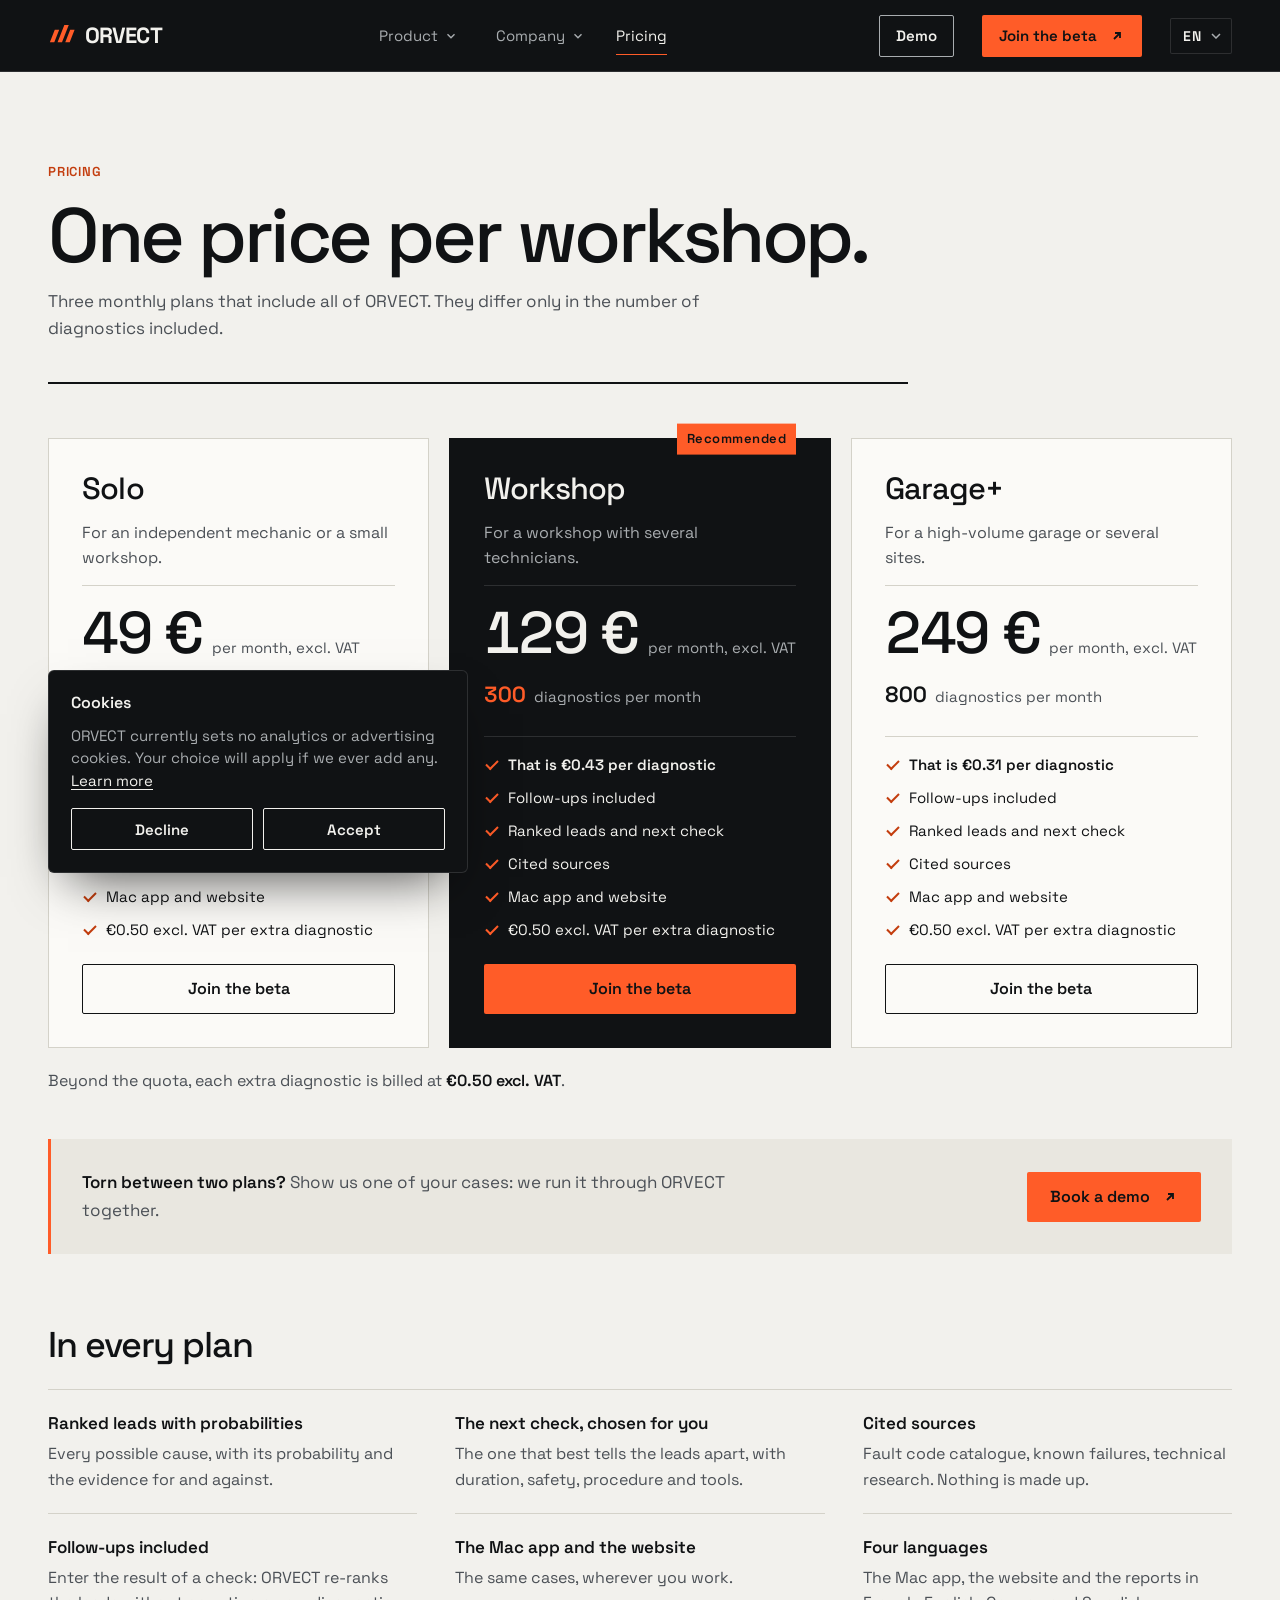
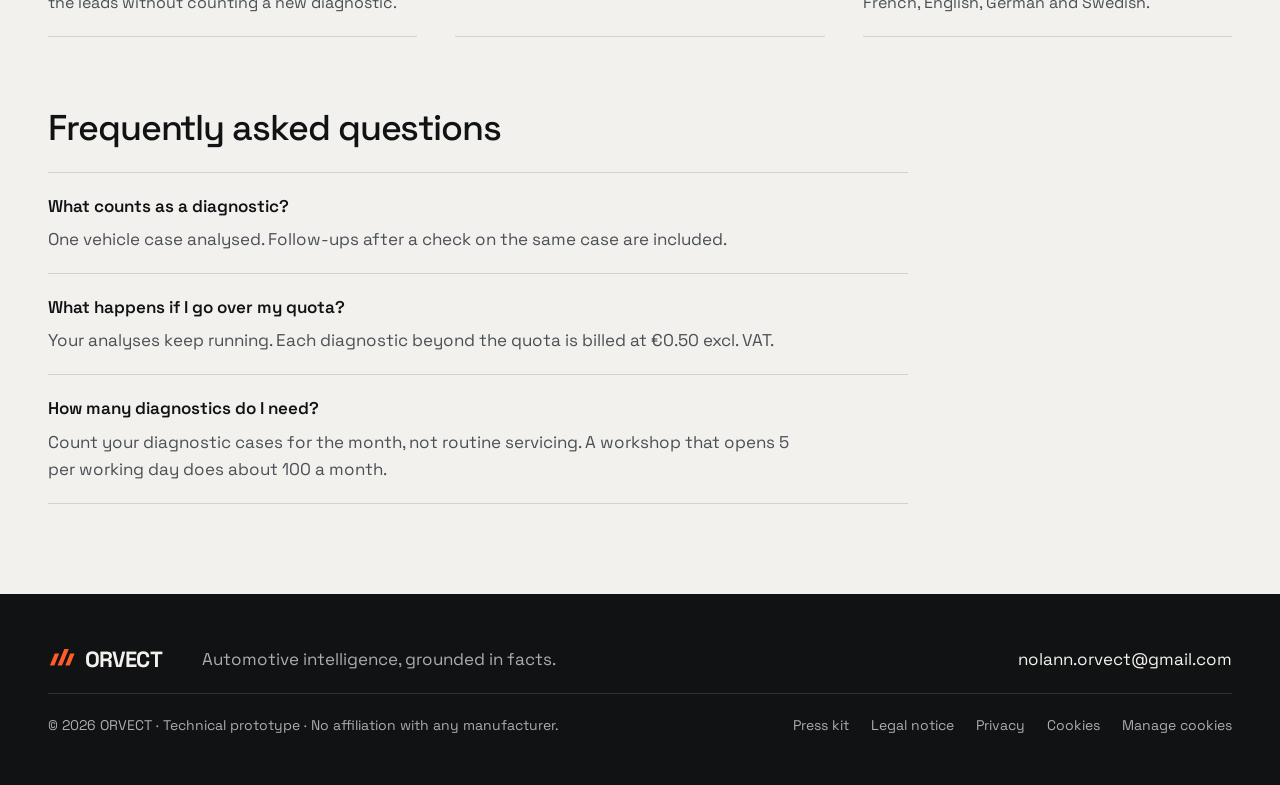
<file: tarifs.html>
<!doctype html>
<html lang="fr">
<head>
<meta charset="utf-8"><meta name="viewport" content="width=device-width,initial-scale=1"><meta name="theme-color" content="#f2f1ed">
<meta name="description" content="Tarifs ORVECT : trois formules mensuelles par atelier, de 100 à 800 diagnostics. Chaque formule comprend tout ORVECT.">
<meta property="og:title" content="ORVECT — Tarifs"><meta property="og:description" content="Trois formules par atelier, de 100 à 800 diagnostics par mois."><meta property="og:site_name" content="ORVECT"><meta property="og:type" content="website"><meta property="og:locale" content="fr_FR"><meta property="og:url" content="https://orvect.fr/tarifs.html"><meta property="og:image" content="https://orvect.fr/v1/assets/orvect-social-preview.png"><meta name="twitter:card" content="summary_large_image"><meta name="robots" content="index,follow"><link rel="canonical" href="https://orvect.fr/tarifs.html">
<script>try{var l=localStorage.getItem('orvect-lang');if(!l){l='en';for(var a=navigator.languages||[navigator.language],i=0;i<a.length;i++){var c=String(a[i]).slice(0,2).toLowerCase();if(/^(fr|en|de|sv)$/.test(c)){l=c;break}}}if(l!=='fr'){var h=document.documentElement;h.lang=l;h.classList.add('i18n-wait');setTimeout(function(){h.classList.remove('i18n-wait')},3000)}}catch(e){}</script>
<title>ORVECT — Tarifs</title>
<script type="application/ld+json">{"@context": "https://schema.org", "@type": "BreadcrumbList", "itemListElement": [{"@type": "ListItem", "position": 1, "name": "ORVECT", "item": "https://orvect.fr/"}, {"@type": "ListItem", "position": 2, "name": "Tarifs", "item": "https://orvect.fr/tarifs.html"}]}</script>
<link rel="icon" href="favicon.ico" sizes="48x48"><link rel="icon" href="favicon.svg" type="image/svg+xml"><link rel="icon" href="icon-192.png" type="image/png" sizes="192x192"><link rel="apple-touch-icon" href="apple-touch-icon.png"><link rel="manifest" href="site.webmanifest">
<link rel="preload" href="v1/assets/SpaceGrotesk.ttf" as="font" type="font/ttf" crossorigin>
<link rel="stylesheet" href="v2/site.css?v=16"><link rel="stylesheet" href="v1/intro.css?v=1"><link rel="stylesheet" href="v2/tarifs.css?v=3">
<script src="v2/i18n.js?v=13" defer></script><script src="v2/v2.js?v=16" defer></script>
</head>
<body>
<script src="v1/intro.js?v=1"></script>
<a class="skip" href="#main">Aller au contenu</a>
<header class="site-header" data-header>
  <div class="bar">
    <a class="brand" href="index.html" aria-label="ORVECT, accueil"><img src="v1/assets/orvect-mark.svg" alt="" width="30" height="25">ORVECT</a>
    <nav aria-label="Navigation principale">
      <div class="nav-item" data-mega><button class="nav-trigger" type="button" aria-expanded="false">Produit<svg aria-hidden="true" viewBox="0 0 16 16"><path d="M4 6l4 4 4-4"/></svg></button><div class="mega"><div class="mega-inner"><div class="mega-col"><p class="mega-k">Le diagnostic</p><a class="mega-link" href="index.html#mac-title"><svg aria-hidden="true" viewBox="0 0 16 16"><path d="M3 13V8M8 13V3M13 13V6"/></svg><span><b>Pistes chiffrées</b><small>Chaque cause possible, avec sa probabilité.</small></span></a><a class="mega-link" href="index.html#check-title"><svg aria-hidden="true" viewBox="0 0 16 16"><path d="M3 8.5 6.5 12 13 4.5"/></svg><span><b>Prochain contrôle</b><small>Celui qui départage le mieux les pistes.</small></span></a><a class="mega-link" href="index.html#bench-title"><svg aria-hidden="true" viewBox="0 0 16 16"><circle cx="8" cy="8" r="5.5"/><circle cx="8" cy="8" r="2"/></svg><span><b>Fiabilité mesurée</b><small>8 pannes sur 10 dans les 3 premières pistes.</small></span></a><a class="mega-link" href="index.html#limits-title"><svg aria-hidden="true" viewBox="0 0 16 16"><path d="M8 2 13 4v4c0 3-2.2 5-5 6-2.8-1-5-3-5-6V4Z"/></svg><span><b>Garde-fous</b><small>Ce qu’ORVECT ne fera jamais.</small></span></a></div><div class="mega-col"><p class="mega-k">Le parcours</p><a class="mega-link" href="prototype.html#p1"><svg aria-hidden="true" viewBox="0 0 16 16"><path d="M2 10.5h12M3.5 10.5 5 6.5h6l1.5 4M4.5 13v-1.5M11.5 13v-1.5"/></svg><span><b>Identifier le véhicule</b><small>Véhicule, moteur et symptômes avant le code.</small></span></a><a class="mega-link" href="prototype.html#p2"><svg aria-hidden="true" viewBox="0 0 16 16"><path d="M1.5 8h2.5l2-4 3 8 2-4h3"/></svg><span><b>Rassembler les signaux</b><small>Chaque code vérifié : source et compatibilité.</small></span></a><a class="mega-link" href="prototype.html#p3"><svg aria-hidden="true" viewBox="0 0 16 16"><path d="M4 2h5l3 3v9H4ZM9 2v3h3M6 9h4M6 11.5h4"/></svg><span><b>Suivre les preuves</b><small>Observations, manques et interprétation séparés.</small></span></a><a class="mega-link" href="prototype.html#p4"><svg aria-hidden="true" viewBox="0 0 16 16"><circle cx="8" cy="5" r="2.5"/><path d="M3 14c.5-3 2.5-4.5 5-4.5s4.5 1.5 5 4.5"/></svg><span><b>Technicien aux commandes</b><small>Une trace de chaque vérification.</small></span></a></div><div class="mega-col mega-side"><p class="mega-k">Outils</p><a class="mega-link" href="prototype.html"><svg aria-hidden="true" viewBox="0 0 16 16"><path d="M2 3h12v8H2ZM6 14h4M8 11v3"/></svg><span><b>Le prototype</b><small>Le parcours complet, en ligne.</small></span></a><a class="mega-link" href="tarifs.html" aria-current="page"><svg aria-hidden="true" viewBox="0 0 16 16"><path d="M2 2h6l6 6-6 6-6-6Z"/><circle cx="5.5" cy="5.5" r="1"/></svg><span><b>Tarifs</b><small>Trois formules par atelier.</small></span></a><a class="mega-link" href="mailto:nolann.orvect@gmail.com?subject=Demande%20de%20d%C3%A9mo%20ORVECT&amp;body=Bonjour%2C%0A%0AJe%20souhaite%20une%20d%C3%A9mo%20d%E2%80%99ORVECT.%0A%0AAtelier%20%3A%0AVille%20%3A%0ANombre%20de%20techniciens%20%3A%0ACr%C3%A9neaux%20qui%20me%20conviennent%20%3A%0A"><svg aria-hidden="true" viewBox="0 0 16 16"><path d="M2.5 3.5h11v10h-11ZM2.5 6.5h11M5.5 2v3M10.5 2v3"/></svg><span><b>Réserver une démo</b><small>Un de vos dossiers, passé dans ORVECT avec nous.</small></span></a></div></div></div></div>
      <div class="nav-item" data-mega><button class="nav-trigger" type="button" aria-expanded="false">Entreprise<svg aria-hidden="true" viewBox="0 0 16 16"><path d="M4 6l4 4 4-4"/></svg></button><div class="mega"><div class="mega-inner"><div class="mega-col"><p class="mega-k">ORVECT</p><a class="mega-link" href="approche.html"><svg aria-hidden="true" viewBox="0 0 16 16"><path d="M8 2 14 5 8 8 2 5ZM2 8l6 3 6-3M2 11l6 3 6-3"/></svg><span><b>L’approche</b><small>Contexte, preuves, clarté.</small></span></a><a class="mega-link" href="vision.html"><svg aria-hidden="true" viewBox="0 0 16 16"><path d="M1.5 8s2.5-4.5 6.5-4.5S14.5 8 14.5 8 12 12.5 8 12.5 1.5 8 1.5 8Z"/><circle cx="8" cy="8" r="2"/></svg><span><b>La vision</b><small>Où va ORVECT, et pourquoi.</small></span></a><a class="mega-link" href="vision.html#equipe"><svg aria-hidden="true" viewBox="0 0 16 16"><circle cx="5.5" cy="5.5" r="2"/><circle cx="11" cy="6" r="1.7"/><path d="M1.5 13.5c.4-2.5 2-3.8 4-3.8s3.6 1.3 4 3.8M10 10c2 0 3.8 1 4.3 3.5"/></svg><span><b>L’équipe</b><small>Les fondateurs d’ORVECT.</small></span></a></div><div class="mega-col mega-side"><p class="mega-k">Ressources</p><a class="mega-link" href="presse.html"><svg aria-hidden="true" viewBox="0 0 16 16"><path d="M2 3h12v10H2ZM2 11l3.5-3.5 3 3 2-2L14 12"/></svg><span><b>Kit presse</b><small>Logos, visuels et photos.</small></span></a><a class="mega-link" href="beta.html"><svg aria-hidden="true" viewBox="0 0 16 16"><path d="M5 11 11 5M6 5h5v5"/></svg><span><b>Rejoindre la bêta</b><small>Testez ORVECT sur vos cas réels.</small></span></a></div></div></div></div>
      <a class="nav-plain" href="tarifs.html" aria-current="page">Tarifs</a>
    </nav>
    <a class="btn btn-ghost btn-small btn-demo" href="mailto:nolann.orvect@gmail.com?subject=Demande%20de%20d%C3%A9mo%20ORVECT&amp;body=Bonjour%2C%0A%0AJe%20souhaite%20une%20d%C3%A9mo%20d%E2%80%99ORVECT.%0A%0AAtelier%20%3A%0AVille%20%3A%0ANombre%20de%20techniciens%20%3A%0ACr%C3%A9neaux%20qui%20me%20conviennent%20%3A%0A" aria-label="Réserver une démo"><span class="demo-long">Réserver une démo</span><span class="demo-short" aria-hidden="true">Démo</span></a>
    <a class="btn btn-primary btn-small" href="beta.html">Rejoindre la bêta <svg aria-hidden="true" viewBox="0 0 16 16"><path d="M5 11 11 5M6 5h5v5"/></svg></a>
    <select class="lang-select" data-lang aria-label="Langue"><option value="fr">FR</option><option value="en">EN</option><option value="de">DE</option><option value="sv">SV</option></select>
    <button class="menu-toggle" type="button" data-menu-toggle aria-expanded="false" aria-label="Menu"><span></span><span></span></button>
  </div>
</header>

<main id="main" class="pricing wrap">
  <header class="pricing-head">
    <p class="pricing-k">Tarifs</p>
    <h1>Un prix par atelier.</h1>
    <p>Trois formules mensuelles qui comprennent tout ORVECT. Elles ne diffèrent que par le nombre de diagnostics inclus.</p>
  </header>

  <section class="plans" aria-label="Formules">
    <article class="plan">
      <h2>Solo</h2>
      <p class="plan-for">Pour un mécanicien indépendant ou un petit atelier.</p>
      <p class="plan-price"><b>49 €</b><span>HT par mois</span></p>
      <p class="plan-quota"><b>100</b><span>diagnostics par mois</span></p>
      <ul class="plan-list"><li>Soit 0,49 € par diagnostic</li><li>Relances comprises</li><li>Pistes chiffrées et prochain contrôle</li><li>Sources citées</li><li>App Mac et site</li><li>0,50 € HT par diagnostic en plus</li></ul>
      <a class="btn btn-ghost" href="beta.html">Rejoindre la bêta</a>
    </article>
    <article class="plan plan-main">
      <p class="plan-tag">Recommandée</p>
      <h2>Atelier</h2>
      <p class="plan-for">Pour un atelier de plusieurs techniciens.</p>
      <p class="plan-price"><b>129 €</b><span>HT par mois</span></p>
      <p class="plan-quota"><b>300</b><span>diagnostics par mois</span></p>
      <ul class="plan-list"><li>Soit 0,43 € par diagnostic</li><li>Relances comprises</li><li>Pistes chiffrées et prochain contrôle</li><li>Sources citées</li><li>App Mac et site</li><li>0,50 € HT par diagnostic en plus</li></ul>
      <a class="btn btn-primary" href="beta.html">Rejoindre la bêta</a>
    </article>
    <article class="plan">
      <h2>Garage+</h2>
      <p class="plan-for">Pour un garage à fort volume ou plusieurs sites.</p>
      <p class="plan-price"><b>249 €</b><span>HT par mois</span></p>
      <p class="plan-quota"><b>800</b><span>diagnostics par mois</span></p>
      <ul class="plan-list"><li>Soit 0,31 € par diagnostic</li><li>Relances comprises</li><li>Pistes chiffrées et prochain contrôle</li><li>Sources citées</li><li>App Mac et site</li><li>0,50 € HT par diagnostic en plus</li></ul>
      <a class="btn btn-ghost" href="beta.html">Rejoindre la bêta</a>
    </article>
  </section>
  <p class="plans-extra">Au-delà du quota, chaque diagnostic supplémentaire est facturé <b>0,50 € HT</b>.</p>
  <div class="demo-band">
    <p><b>Vous hésitez entre deux formules ?</b> Montrez-nous un de vos dossiers : nous le passons dans ORVECT ensemble.</p>
    <a class="btn btn-primary" href="mailto:nolann.orvect@gmail.com?subject=Demande%20de%20d%C3%A9mo%20ORVECT&amp;body=Bonjour%2C%0A%0AJe%20souhaite%20une%20d%C3%A9mo%20d%E2%80%99ORVECT.%0A%0AAtelier%20%3A%0AVille%20%3A%0ANombre%20de%20techniciens%20%3A%0ACr%C3%A9neaux%20qui%20me%20conviennent%20%3A%0A">Réserver une démo <svg aria-hidden="true" viewBox="0 0 16 16"><path d="M5 11 11 5M6 5h5v5"/></svg></a>
  </div>

  <section class="included" aria-labelledby="t-included">
    <h2 id="t-included">Dans chaque formule</h2>
    <ul>
      <li><b>Des pistes classées et chiffrées</b>Chaque cause possible, avec sa probabilité et les éléments pour et contre.</li>
      <li><b>Le prochain contrôle choisi</b>Celui qui départage le mieux les pistes, avec la durée, la sécurité, la procédure et les outils.</li>
      <li><b>Des sources citées</b>Catalogue des codes, pannes connues, recherche technique. Rien n’est inventé.</li>
      <li><b>Les relances comprises</b>Saisissez le résultat d’un contrôle : ORVECT réévalue les pistes sans compter un nouveau diagnostic.</li>
      <li><b>L’app Mac et le site</b>Les mêmes dossiers, où que vous travailliez.</li>
      <li><b>Quatre langues</b>L’app Mac, le site et les rapports en français, anglais, allemand et suédois.</li>
    </ul>
  </section>

  <section class="faq" aria-labelledby="t-faq">
    <h2 id="t-faq">Questions fréquentes</h2>
    <dl>
      <div><dt>Qu’est-ce qui compte comme un diagnostic ?</dt><dd>Un dossier véhicule analysé. Les relances après un contrôle sur le même dossier sont comprises.</dd></div>
      <div><dt>Que se passe-t-il si je dépasse mon quota ?</dt><dd>Vos analyses continuent. Chaque diagnostic au-delà du quota est facturé 0,50 € HT.</dd></div>
      <div><dt>Combien de diagnostics me faut-il ?</dt><dd>Comptez vos dossiers de diagnostic du mois, pas vos entretiens courants. Un atelier qui en ouvre 5 par jour ouvré en fait environ 100 par mois.</dd></div>
    </dl>
  </section>
</main>

<footer class="site-footer">
  <div class="wrap footer-grid">
    <a class="brand" href="index.html"><img src="v1/assets/orvect-mark.svg" alt="" width="30" height="25">ORVECT</a>
    <p>L’intelligence automobile, ancrée dans les faits.</p>
    <a href="mailto:nolann.orvect@gmail.com">nolann.orvect@gmail.com</a>
    <div class="fine">
      <p>© 2026 ORVECT · Prototype technique · Aucune affiliation avec un constructeur.</p>
      <nav class="legal-links" aria-label="Informations légales"><a href="presse.html">Kit presse</a><a href="legal.html#mentions">Mentions légales</a><a href="legal.html#confidentialite">Confidentialité</a><a href="legal.html#cookies">Cookies</a><button type="button" class="linklike" data-consent-open>Gérer les cookies</button></nav>
    </div>
  </div>
</footer>
</body>
</html>
</file>
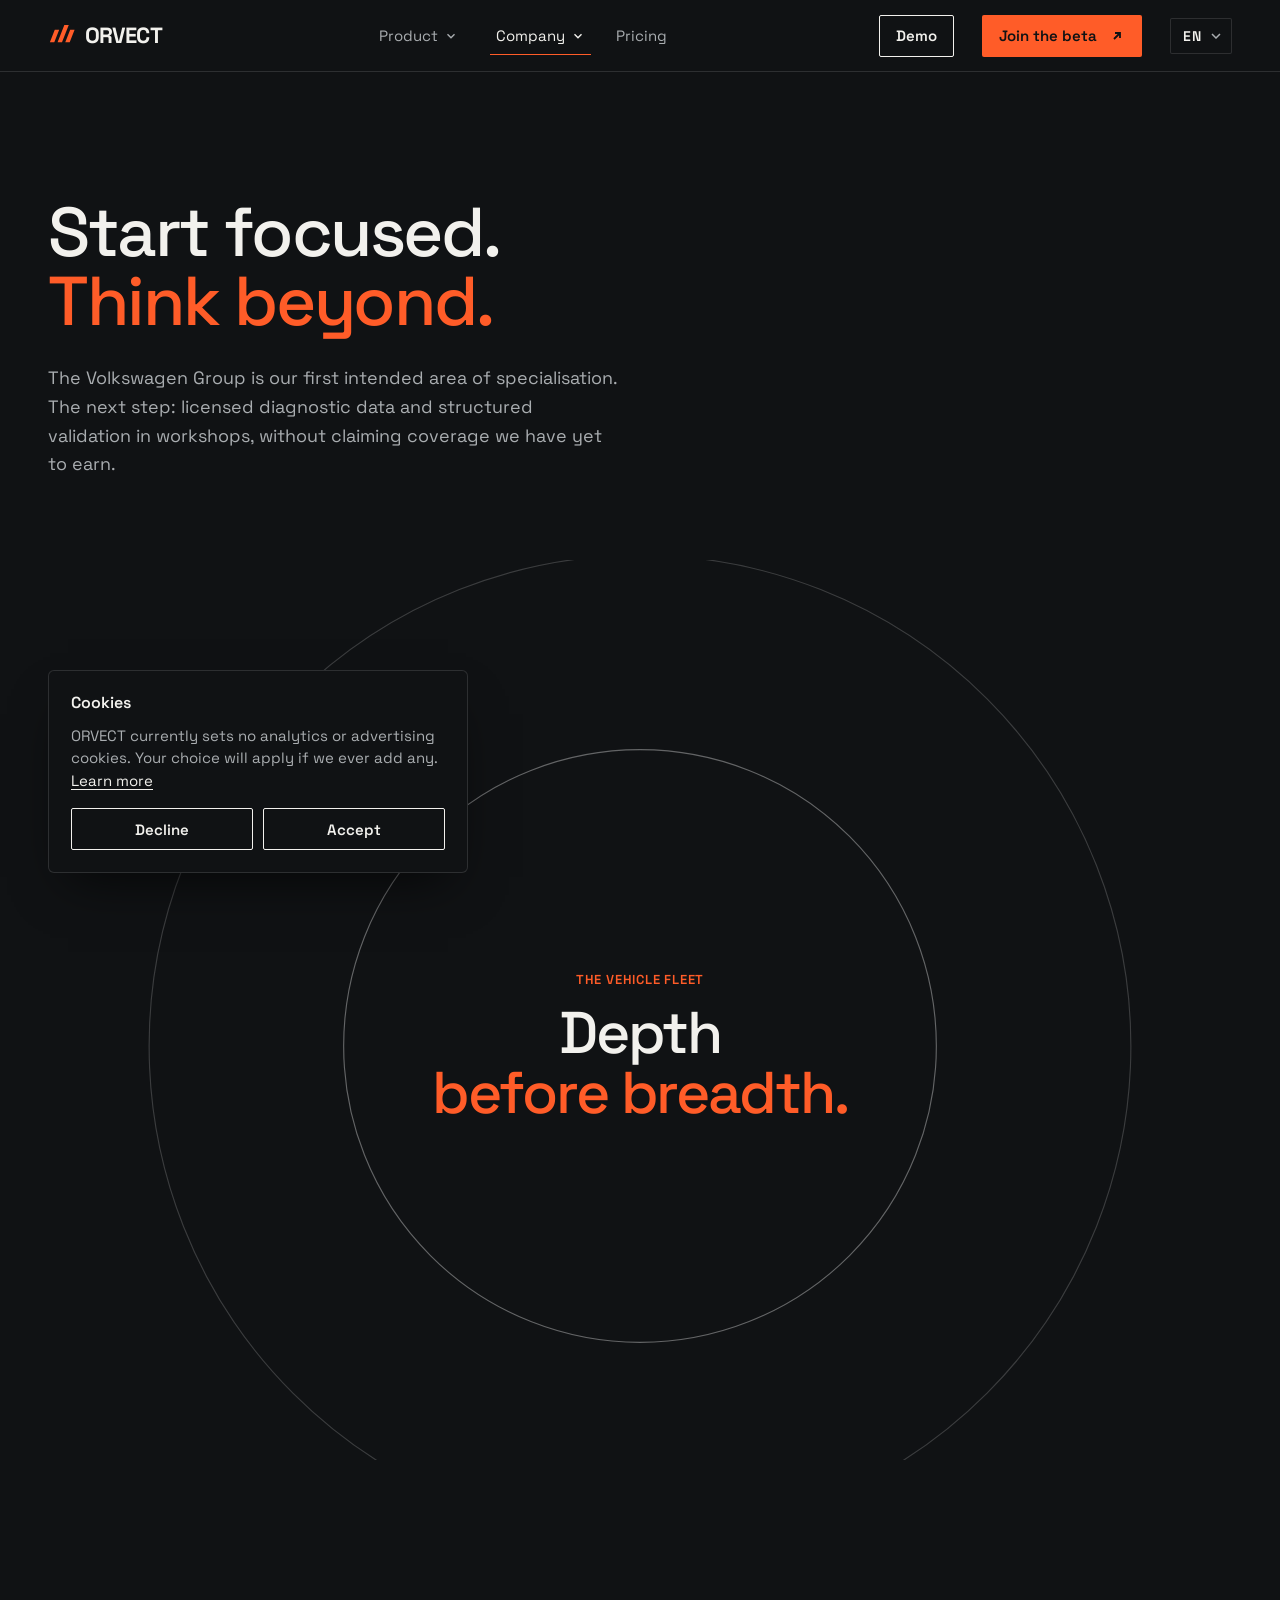
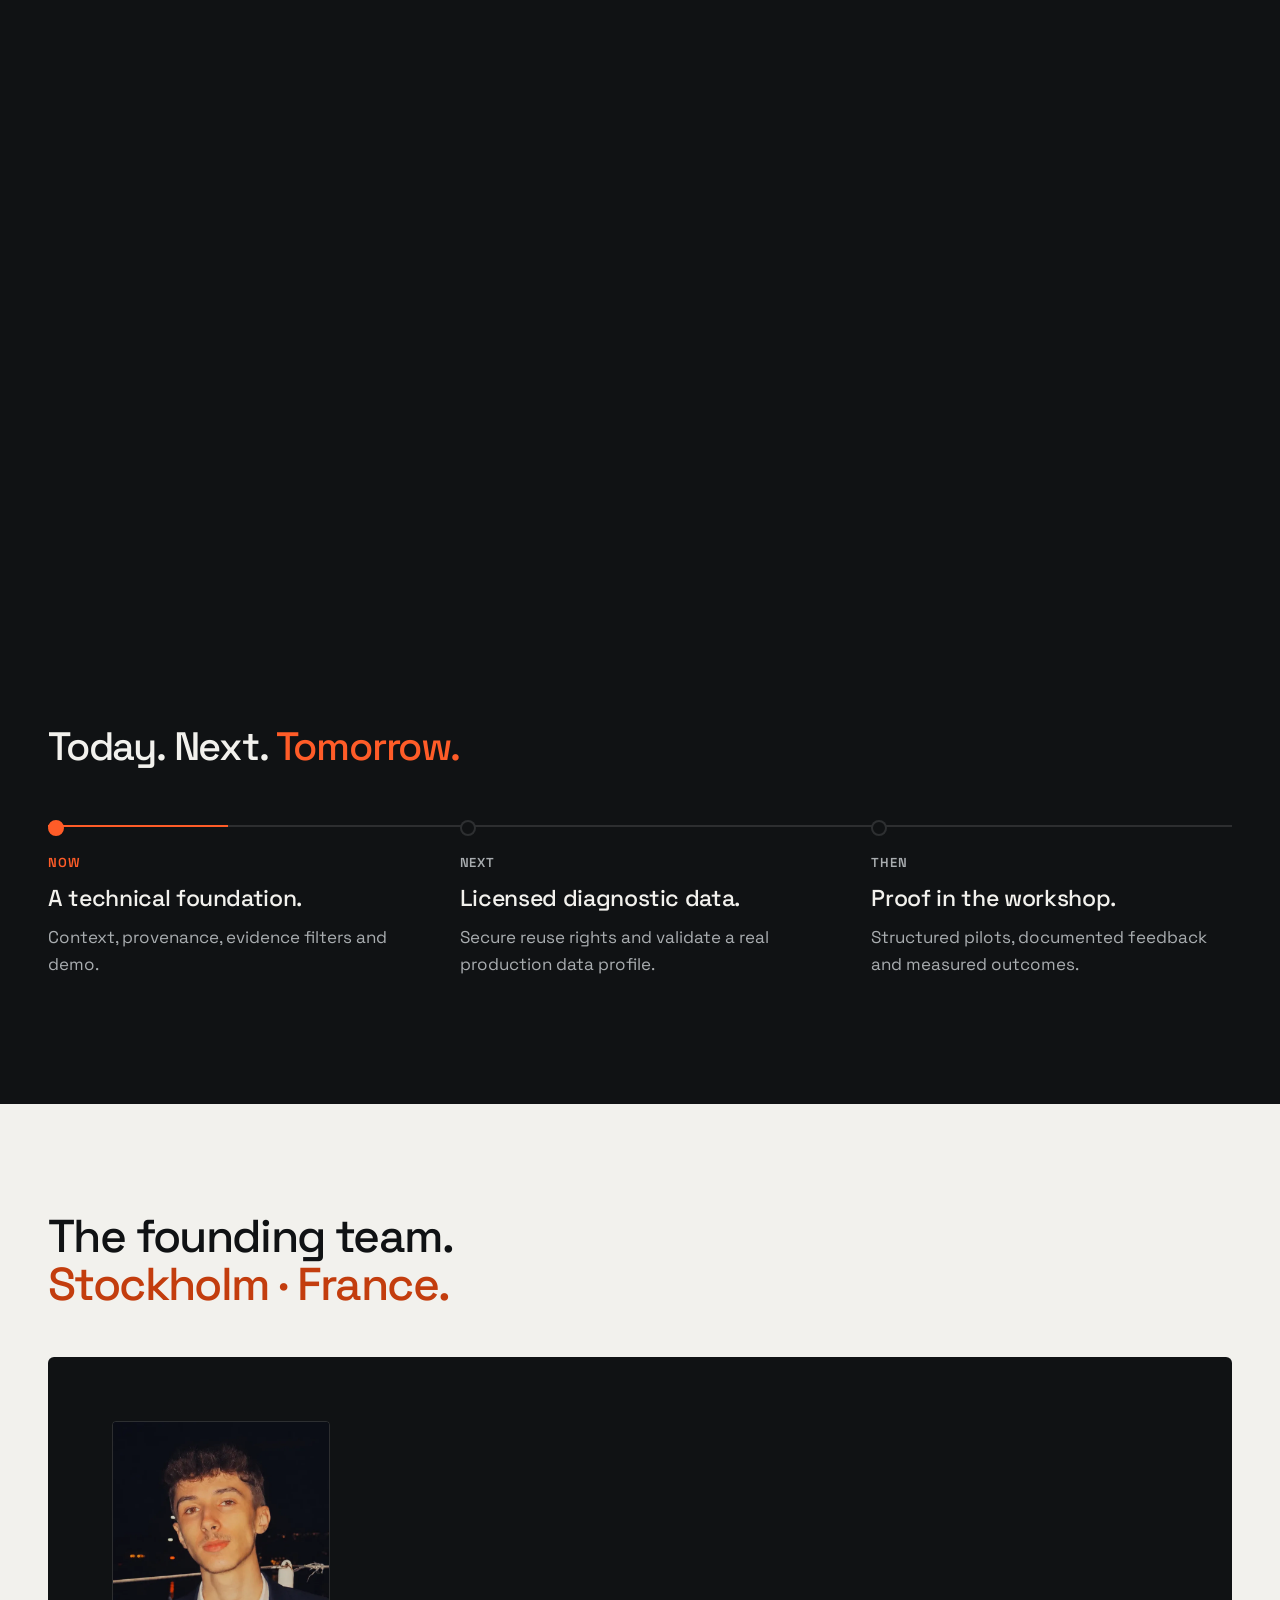
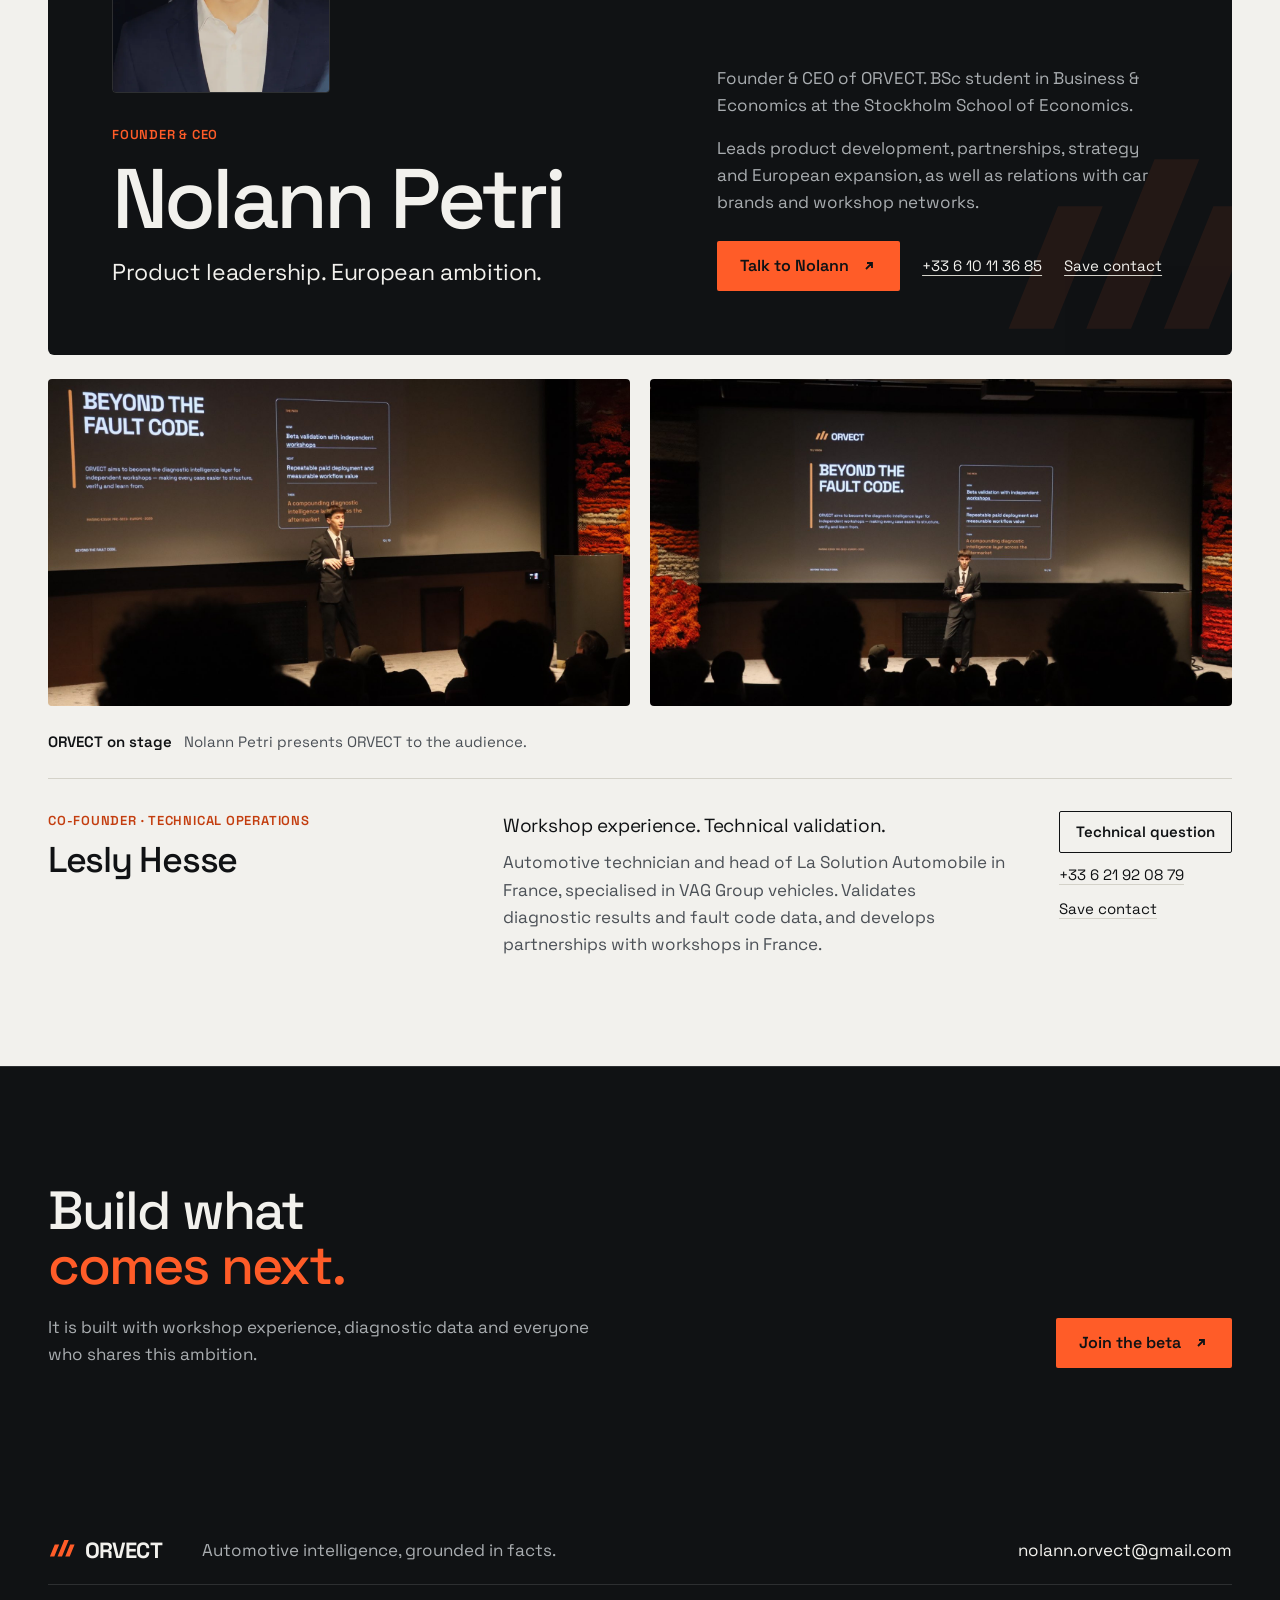
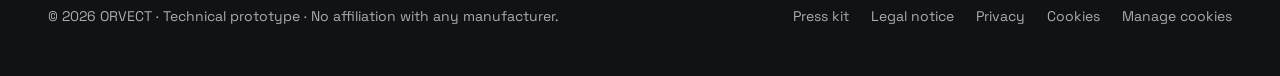
<file: vision.html>
<!doctype html>
<html lang="fr">
<head>
<meta charset="utf-8"><meta name="viewport" content="width=device-width,initial-scale=1"><meta name="theme-color" content="#101214">
<meta name="description" content="ORVECT, fondé par Nolann Petri, construit une intelligence automobile ancrée dans les preuves : contexte véhicule, sources traçables et contrôle humain pour les ateliers indépendants.">
<meta property="og:title" content="Nolann Petri, fondateur d’ORVECT — La vision"><meta property="og:description" content="Nolann Petri, fondateur et CEO d’ORVECT, construit une intelligence de diagnostic automobile ancrée dans les preuves pour les ateliers indépendants."><meta property="og:site_name" content="ORVECT"><meta property="og:type" content="website"><meta property="og:locale" content="fr_FR"><meta property="og:url" content="https://orvect.fr/vision.html"><meta property="og:image" content="https://orvect.fr/v2/assets/nolann-petri-orvect-partage.jpg"><meta property="og:image:width" content="1200"><meta property="og:image:height" content="630"><meta property="og:image:alt" content="Nolann Petri, fondateur et CEO d’ORVECT"><meta name="twitter:card" content="summary_large_image"><meta name="twitter:image" content="https://orvect.fr/v2/assets/nolann-petri-orvect-partage.jpg"><meta name="robots" content="index,follow"><link rel="canonical" href="https://orvect.fr/vision.html">
<script>try{var l=localStorage.getItem('orvect-lang');if(!l){l='en';for(var a=navigator.languages||[navigator.language],i=0;i<a.length;i++){var c=String(a[i]).slice(0,2).toLowerCase();if(/^(fr|en|de|sv)$/.test(c)){l=c;break}}}if(l!=='fr'){var h=document.documentElement;h.lang=l;h.classList.add('i18n-wait');setTimeout(function(){h.classList.remove('i18n-wait')},3000)}}catch(e){}</script>
<title>ORVECT — La vision · Nolann Petri, fondateur</title>
<script type="application/ld+json">{"@context": "https://schema.org", "@type": "BreadcrumbList", "itemListElement": [{"@type": "ListItem", "position": 1, "name": "ORVECT", "item": "https://orvect.fr/"}, {"@type": "ListItem", "position": 2, "name": "La vision", "item": "https://orvect.fr/vision.html"}]}</script>
<script type="application/ld+json">{"@context": "https://schema.org", "@type": "Person", "@id": "https://orvect.fr/vision.html#nolann-petri", "name": "Nolann Petri", "givenName": "Nolann", "familyName": "Petri", "alternateName": "Petri Nolann", "jobTitle": "Fondateur et CEO", "description": "Nolann Petri, fondateur et CEO d’ORVECT, l’intelligence de diagnostic automobile pour les ateliers indépendants.", "image": [{"@type": "ImageObject", "url": "https://orvect.fr/v2/assets/nolann-petri-fondateur-orvect.jpg", "contentUrl": "https://orvect.fr/v2/assets/nolann-petri-fondateur-orvect.jpg", "width": 720, "height": 900, "caption": "Nolann Petri, fondateur et CEO d’ORVECT", "creditText": "ORVECT", "copyrightNotice": "ORVECT"}, {"@type": "ImageObject", "url": "https://orvect.fr/v2/assets/nolann-petri-pitch-orvect-1.jpg", "contentUrl": "https://orvect.fr/v2/assets/nolann-petri-pitch-orvect-1.jpg", "width": 1600, "height": 896, "caption": "Nolann Petri présente ORVECT sur scène : « Beyond the fault code »", "creditText": "ORVECT", "copyrightNotice": "ORVECT"}, {"@type": "ImageObject", "url": "https://orvect.fr/v2/assets/nolann-petri-pitch-orvect-2.jpg", "contentUrl": "https://orvect.fr/v2/assets/nolann-petri-pitch-orvect-2.jpg", "width": 1600, "height": 896, "caption": "Nolann Petri présente ORVECT sur scène : « Beyond the fault code »", "creditText": "ORVECT", "copyrightNotice": "ORVECT"}, {"@type": "ImageObject", "url": "https://orvect.fr/v2/assets/nolann-petri-pitch-orvect-3.jpg", "contentUrl": "https://orvect.fr/v2/assets/nolann-petri-pitch-orvect-3.jpg", "width": 1600, "height": 896, "caption": "Nolann Petri présente ORVECT sur scène : « Beyond the fault code »", "creditText": "ORVECT", "copyrightNotice": "ORVECT"}, {"@type": "ImageObject", "url": "https://orvect.fr/v2/assets/nolann-petri-pitch-orvect-4.jpg", "contentUrl": "https://orvect.fr/v2/assets/nolann-petri-pitch-orvect-4.jpg", "width": 1600, "height": 896, "caption": "Nolann Petri présente ORVECT sur scène : « Beyond the fault code »", "creditText": "ORVECT", "copyrightNotice": "ORVECT"}, {"@type": "ImageObject", "url": "https://orvect.fr/v2/assets/nolann-petri-orvect-evenement.jpg", "contentUrl": "https://orvect.fr/v2/assets/nolann-petri-orvect-evenement.jpg", "width": 800, "height": 1000, "caption": "Nolann Petri, fondateur d’ORVECT, lors d’un événement", "creditText": "ORVECT", "copyrightNotice": "ORVECT"}], "url": "https://orvect.fr/vision.html#equipe", "worksFor": {"@type": "Organization", "@id": "https://orvect.fr/#org", "name": "ORVECT", "url": "https://orvect.fr/"}, "affiliation": {"@type": "CollegeOrUniversity", "name": "Stockholm School of Economics"}}</script>
<link rel="icon" href="favicon.ico" sizes="48x48"><link rel="icon" href="favicon.svg" type="image/svg+xml"><link rel="icon" href="icon-192.png" type="image/png" sizes="192x192"><link rel="apple-touch-icon" href="apple-touch-icon.png"><link rel="manifest" href="site.webmanifest">
<link rel="preload" href="v1/assets/SpaceGrotesk.ttf" as="font" type="font/ttf" crossorigin>
<link rel="stylesheet" href="v2/site.css?v=16"><link rel="stylesheet" href="v1/intro.css?v=1"><link rel="stylesheet" href="v2/vision.css?v=4">
<script src="v2/i18n.js?v=13" defer></script><script src="v2/v2.js?v=16" defer></script>
</head>
<body class="theme-dark">
<script src="v1/intro.js?v=1"></script>
<a class="skip" href="#main">Aller au contenu</a>
<header class="site-header" data-header>
  <div class="bar">
    <a class="brand" href="index.html" aria-label="ORVECT, accueil"><img src="v1/assets/orvect-mark.svg" alt="" width="30" height="25">ORVECT</a>
    <nav aria-label="Navigation principale">
      <div class="nav-item" data-mega><button class="nav-trigger" type="button" aria-expanded="false">Produit<svg aria-hidden="true" viewBox="0 0 16 16"><path d="M4 6l4 4 4-4"/></svg></button><div class="mega"><div class="mega-inner"><div class="mega-col"><p class="mega-k">Le diagnostic</p><a class="mega-link" href="index.html#mac-title"><svg aria-hidden="true" viewBox="0 0 16 16"><path d="M3 13V8M8 13V3M13 13V6"/></svg><span><b>Pistes chiffrées</b><small>Chaque cause possible, avec sa probabilité.</small></span></a><a class="mega-link" href="index.html#check-title"><svg aria-hidden="true" viewBox="0 0 16 16"><path d="M3 8.5 6.5 12 13 4.5"/></svg><span><b>Prochain contrôle</b><small>Celui qui départage le mieux les pistes.</small></span></a><a class="mega-link" href="index.html#bench-title"><svg aria-hidden="true" viewBox="0 0 16 16"><circle cx="8" cy="8" r="5.5"/><circle cx="8" cy="8" r="2"/></svg><span><b>Fiabilité mesurée</b><small>8 pannes sur 10 dans les 3 premières pistes.</small></span></a><a class="mega-link" href="index.html#limits-title"><svg aria-hidden="true" viewBox="0 0 16 16"><path d="M8 2 13 4v4c0 3-2.2 5-5 6-2.8-1-5-3-5-6V4Z"/></svg><span><b>Garde-fous</b><small>Ce qu’ORVECT ne fera jamais.</small></span></a></div><div class="mega-col"><p class="mega-k">Le parcours</p><a class="mega-link" href="prototype.html#p1"><svg aria-hidden="true" viewBox="0 0 16 16"><path d="M2 10.5h12M3.5 10.5 5 6.5h6l1.5 4M4.5 13v-1.5M11.5 13v-1.5"/></svg><span><b>Identifier le véhicule</b><small>Véhicule, moteur et symptômes avant le code.</small></span></a><a class="mega-link" href="prototype.html#p2"><svg aria-hidden="true" viewBox="0 0 16 16"><path d="M1.5 8h2.5l2-4 3 8 2-4h3"/></svg><span><b>Rassembler les signaux</b><small>Chaque code vérifié : source et compatibilité.</small></span></a><a class="mega-link" href="prototype.html#p3"><svg aria-hidden="true" viewBox="0 0 16 16"><path d="M4 2h5l3 3v9H4ZM9 2v3h3M6 9h4M6 11.5h4"/></svg><span><b>Suivre les preuves</b><small>Observations, manques et interprétation séparés.</small></span></a><a class="mega-link" href="prototype.html#p4"><svg aria-hidden="true" viewBox="0 0 16 16"><circle cx="8" cy="5" r="2.5"/><path d="M3 14c.5-3 2.5-4.5 5-4.5s4.5 1.5 5 4.5"/></svg><span><b>Technicien aux commandes</b><small>Une trace de chaque vérification.</small></span></a></div><div class="mega-col mega-side"><p class="mega-k">Outils</p><a class="mega-link" href="prototype.html"><svg aria-hidden="true" viewBox="0 0 16 16"><path d="M2 3h12v8H2ZM6 14h4M8 11v3"/></svg><span><b>Le prototype</b><small>Le parcours complet, en ligne.</small></span></a><a class="mega-link" href="tarifs.html"><svg aria-hidden="true" viewBox="0 0 16 16"><path d="M2 2h6l6 6-6 6-6-6Z"/><circle cx="5.5" cy="5.5" r="1"/></svg><span><b>Tarifs</b><small>Trois formules par atelier.</small></span></a><a class="mega-link" href="mailto:nolann.orvect@gmail.com?subject=Demande%20de%20d%C3%A9mo%20ORVECT&amp;body=Bonjour%2C%0A%0AJe%20souhaite%20une%20d%C3%A9mo%20d%E2%80%99ORVECT.%0A%0AAtelier%20%3A%0AVille%20%3A%0ANombre%20de%20techniciens%20%3A%0ACr%C3%A9neaux%20qui%20me%20conviennent%20%3A%0A"><svg aria-hidden="true" viewBox="0 0 16 16"><path d="M2.5 3.5h11v10h-11ZM2.5 6.5h11M5.5 2v3M10.5 2v3"/></svg><span><b>Réserver une démo</b><small>Un de vos dossiers, passé dans ORVECT avec nous.</small></span></a></div></div></div></div>
      <div class="nav-item is-current" data-mega><button class="nav-trigger" type="button" aria-expanded="false">Entreprise<svg aria-hidden="true" viewBox="0 0 16 16"><path d="M4 6l4 4 4-4"/></svg></button><div class="mega"><div class="mega-inner"><div class="mega-col"><p class="mega-k">ORVECT</p><a class="mega-link" href="approche.html"><svg aria-hidden="true" viewBox="0 0 16 16"><path d="M8 2 14 5 8 8 2 5ZM2 8l6 3 6-3M2 11l6 3 6-3"/></svg><span><b>L’approche</b><small>Contexte, preuves, clarté.</small></span></a><a class="mega-link" href="vision.html" aria-current="page"><svg aria-hidden="true" viewBox="0 0 16 16"><path d="M1.5 8s2.5-4.5 6.5-4.5S14.5 8 14.5 8 12 12.5 8 12.5 1.5 8 1.5 8Z"/><circle cx="8" cy="8" r="2"/></svg><span><b>La vision</b><small>Où va ORVECT, et pourquoi.</small></span></a><a class="mega-link" href="vision.html#equipe"><svg aria-hidden="true" viewBox="0 0 16 16"><circle cx="5.5" cy="5.5" r="2"/><circle cx="11" cy="6" r="1.7"/><path d="M1.5 13.5c.4-2.5 2-3.8 4-3.8s3.6 1.3 4 3.8M10 10c2 0 3.8 1 4.3 3.5"/></svg><span><b>L’équipe</b><small>Les fondateurs d’ORVECT.</small></span></a></div><div class="mega-col mega-side"><p class="mega-k">Ressources</p><a class="mega-link" href="presse.html"><svg aria-hidden="true" viewBox="0 0 16 16"><path d="M2 3h12v10H2ZM2 11l3.5-3.5 3 3 2-2L14 12"/></svg><span><b>Kit presse</b><small>Logos, visuels et photos.</small></span></a><a class="mega-link" href="beta.html"><svg aria-hidden="true" viewBox="0 0 16 16"><path d="M5 11 11 5M6 5h5v5"/></svg><span><b>Rejoindre la bêta</b><small>Testez ORVECT sur vos cas réels.</small></span></a></div></div></div></div>
      <a class="nav-plain" href="tarifs.html">Tarifs</a>
    </nav>
    <a class="btn btn-ghost btn-small btn-demo" href="mailto:nolann.orvect@gmail.com?subject=Demande%20de%20d%C3%A9mo%20ORVECT&amp;body=Bonjour%2C%0A%0AJe%20souhaite%20une%20d%C3%A9mo%20d%E2%80%99ORVECT.%0A%0AAtelier%20%3A%0AVille%20%3A%0ANombre%20de%20techniciens%20%3A%0ACr%C3%A9neaux%20qui%20me%20conviennent%20%3A%0A" aria-label="Réserver une démo"><span class="demo-long">Réserver une démo</span><span class="demo-short" aria-hidden="true">Démo</span></a>
    <a class="btn btn-primary btn-small" href="beta.html">Rejoindre la bêta <svg aria-hidden="true" viewBox="0 0 16 16"><path d="M5 11 11 5M6 5h5v5"/></svg></a>
    <select class="lang-select" data-lang aria-label="Langue"><option value="fr">FR</option><option value="en">EN</option><option value="de">DE</option><option value="sv">SV</option></select>
    <button class="menu-toggle" type="button" data-menu-toggle aria-expanded="false" aria-label="Menu"><span></span><span></span></button>
  </div>
</header>
<main id="main">
  <section class="page-hero wrap" aria-labelledby="page-title">
    <h1 id="page-title">Commencer ciblé. <span>Voir plus loin.</span></h1>
    <p class="lead">Le groupe Volkswagen est notre premier axe de spécialisation envisagé. La prochaine étape : des données de diagnostic sous licence et une validation structurée en atelier, sans revendiquer une couverture qu’il reste à mériter.</p>
  </section>

  <section class="focus" data-focus aria-labelledby="focus-title">
    <div class="focus-stage">
      <div class="rings" aria-hidden="true"><i class="r1"></i><i class="r2"></i><i class="r3"></i></div>
      <div class="ft ft1"><p class="ft-k">Le parc automobile</p><h2 id="focus-title">La profondeur <span>avant l’étendue.</span></h2></div>
      <div class="ft ft2"><p class="ft-k">Premier axe envisagé</p><h3>Groupe Volkswagen</h3><ul class="brands"><li>Volkswagen</li><li>Audi</li><li>Škoda</li><li>SEAT</li><li>CUPRA</li><li>VW Utilitaires</li></ul></div>
      <div class="ft ft3"><p class="ft-k">Ce que nous approfondissons</p><h3>Le diagnostic en profondeur</h3><p>Des données sous licence, une validation structurée en atelier, un cas après l’autre.</p></div>
    </div>
    <p class="caveat wrap">Périmètre cible uniquement. À ce jour, aucune affiliation constructeur, aucun partenariat ni corpus VAG de production sous licence. L’intégration matérielle et la validation en atelier restent à venir.</p>
  </section>

  <section class="roadmap wrap" aria-labelledby="roadmap-title">
    <div class="section-head rise" data-reveal>
      <h2 id="roadmap-title">Aujourd’hui. Ensuite. <span>Demain.</span></h2>
    </div>
    <ol class="steps-road" data-reveal>
      <li class="now"><p class="road-k">Maintenant</p><h3>Une base technique.</h3><p>Contexte, provenance, filtres de preuves et démonstration.</p></li>
      <li><p class="road-k">Ensuite</p><h3>Des données de diagnostic sous licence.</h3><p>Sécuriser les droits de réutilisation et valider un véritable profil de données de production.</p></li>
      <li><p class="road-k">Puis</p><h3>La preuve en atelier.</h3><p>Des pilotes structurés, des retours documentés et des résultats mesurés.</p></li>
    </ol>
  </section>

  <section class="team band-paper" id="equipe" aria-labelledby="team-title">
    <div class="wrap">
      <h2 id="team-title" class="team-title rise" data-reveal>L’équipe fondatrice. <span>Stockholm · France.</span></h2>
      <article class="founder-feature rise" data-reveal aria-labelledby="nolann">
        <div class="ff-id">
          <figure class="ff-photo">
            <picture>
              <source srcset="v2/assets/nolann-petri-fondateur-orvect.webp" type="image/webp">
              <img src="v2/assets/nolann-petri-fondateur-orvect.jpg" alt="Nolann Petri, fondateur et CEO d’ORVECT" width="720" height="900" loading="lazy" decoding="async">
            </picture>
          </figure>
          <p class="person-k">Fondateur &amp; CEO</p>
          <h3 id="nolann">Nolann Petri</h3>
          <p class="tagline">Direction produit. Ambition européenne.</p>
        </div>
        <div class="ff-bio">
          <p>Fondateur et CEO d’ORVECT. Étudiant en Bachelor of Science in Business &amp; Economics à la Stockholm School of Economics.</p>
          <p>Dirige le développement produit, les partenariats, la stratégie et l’expansion européenne, ainsi que les relations avec les marques automobiles et les réseaux d’ateliers.</p>
          <div class="person-actions">
            <a class="btn btn-primary" href="mailto:nolann.orvect@gmail.com?subject=ORVECT">Parler à Nolann <svg aria-hidden="true" viewBox="0 0 16 16"><path d="M5 11 11 5M6 5h5v5"/></svg></a>
            <a class="link" href="tel:+33610113685">+33 6 10 11 36 85</a>
            <a class="link" href="Nolann-Petri-ORVECT.vcf" download>Enregistrer le contact</a>
          </div>
        </div>
      </article>
      <figure class="stage rise" data-reveal>
        <div class="stage-photos">
          <img src="v2/assets/nolann-petri-pitch-orvect-1.jpg" alt="Nolann Petri présente ORVECT sur scène" width="1600" height="896" loading="lazy" decoding="async">
          <img src="v2/assets/nolann-petri-pitch-orvect-3.jpg" alt="Pitch ORVECT par Nolann Petri, fondateur" width="1600" height="896" loading="lazy" decoding="async">
        </div>
        <figcaption><b>ORVECT sur scène</b> <span>Nolann Petri présente ORVECT au public.</span></figcaption>
      </figure>
      <article class="cofounder rise" data-reveal aria-labelledby="lesly">
        <div>
          <p class="person-k">Cofondateur · opérations techniques</p>
          <h3 id="lesly">Lesly Hesse</h3>
        </div>
        <div class="cf-bio">
          <p class="tagline">Expérience en atelier. Validation technique.</p>
          <p>Technicien automobile et dirigeant de La Solution Automobile en France, spécialisé dans les véhicules du groupe VAG. Valide les résultats de diagnostic et les données de codes défaut, et développe les partenariats avec les ateliers en France.</p>
        </div>
        <div class="person-actions cf-actions">
          <a class="btn btn-ghost btn-small" href="mailto:Lesly.hesse@gmail.com?subject=ORVECT%20%E2%80%94%20Question%20technique">Question technique</a>
          <a class="link" href="tel:+33621920879">+33 6 21 92 08 79</a>
          <a class="link" href="Lesly-Hesse-ORVECT.vcf" download>Enregistrer le contact</a>
        </div>
      </article>
    </div>
  </section>

  <section class="cta-band" aria-labelledby="cta-title">
    <div class="wrap">
      <div>
        <h2 id="cta-title">Construisons <span>la suite.</span></h2>
        <p>Elle se construit avec l’expérience des ateliers, des données de diagnostic, et celles et ceux qui partagent cette ambition.</p>
      </div>
      <div class="actions"><a class="btn btn-primary" href="beta.html">Rejoindre la bêta <svg aria-hidden="true" viewBox="0 0 16 16"><path d="M5 11 11 5M6 5h5v5"/></svg></a></div>
    </div>
  </section>
</main>
<footer class="site-footer">
  <div class="wrap footer-grid">
    <a class="brand" href="index.html"><img src="v1/assets/orvect-mark.svg" alt="" width="30" height="25">ORVECT</a>
    <p>L’intelligence automobile, ancrée dans les faits.</p>
    <a href="mailto:nolann.orvect@gmail.com">nolann.orvect@gmail.com</a>
    <div class="fine">
      <p>© 2026 ORVECT · Prototype technique · Aucune affiliation avec un constructeur.</p>
      <nav class="legal-links" aria-label="Informations légales"><a href="presse.html">Kit presse</a><a href="legal.html#mentions">Mentions légales</a><a href="legal.html#confidentialite">Confidentialité</a><a href="legal.html#cookies">Cookies</a><button type="button" class="linklike" data-consent-open>Gérer les cookies</button></nav>
    </div>
  </div>
</footer>
</body>
</html>
</file>
<file: v2/site.css>
/* ORVECT V2 — socle commun : couleurs, typo, boutons, header à deux états, footer, apparitions. */
@font-face{font-family:"Space Grotesk";src:url("../v1/assets/SpaceGrotesk.ttf") format("truetype");font-weight:300 700;font-display:swap}

:root{
  --paper:#f2f1ed; --paper-2:#e9e7e0; --ink:#101214; --ink-2:#4b5056; --line:#d4d2c9;
  --accent:#ff5c28; --accent-ink:#c33d0e; --on-dark:#f2f1ed; --on-dark-2:#a9adb0; --line-dark:#ffffff1f;
  --ease:cubic-bezier(.16,1,.3,1);
  --gutter:clamp(20px,4vw,48px); --max:1240px; --header:72px;
}
*{box-sizing:border-box}
html{scroll-behavior:smooth;scroll-padding-top:calc(var(--header) + 16px)}
body{margin:0;background:var(--paper);color:var(--ink);font:400 17px/1.6 "Space Grotesk",system-ui,sans-serif;-webkit-font-smoothing:antialiased;text-rendering:optimizeLegibility}
img{display:block;max-width:100%;height:auto}
a{color:inherit}
::selection{background:var(--accent);color:var(--ink)}
:focus-visible{outline:2px solid var(--accent-ink);outline-offset:3px}
.wrap{width:100%;max-width:calc(var(--max) + 2 * var(--gutter));margin-inline:auto;padding-inline:var(--gutter)}
.sr-only{position:absolute;width:1px;height:1px;overflow:hidden;clip:rect(0 0 0 0);white-space:nowrap}
.skip{position:absolute;left:12px;top:-60px;z-index:100;padding:10px 14px;background:var(--ink);color:var(--on-dark)}
.skip:focus{top:12px}
h1,h2,h3{margin:0;font-weight:500;text-wrap:balance}
h2{font-size:clamp(30px,3.1vw,44px);line-height:1.08;letter-spacing:-.03em}
h3{font-size:20px;line-height:1.3;letter-spacing:-.015em}
p{margin:0}

/* Buttons */
.btn{display:inline-flex;align-items:center;gap:12px;min-height:50px;padding:0 22px;background:transparent;font-family:inherit;font-weight:600;font-size:16px;cursor:pointer;text-decoration:none;border:1px solid transparent;border-radius:2px;transition:background-color .2s,color .2s,border-color .2s,transform .2s var(--ease)}
.btn svg{width:16px;height:16px;fill:none;stroke:currentColor;stroke-width:1.8;transition:transform .25s var(--ease)}
.btn:hover svg{transform:translate(2px,-2px)}
.btn-primary{background:var(--accent);color:var(--ink)}
.btn-primary:hover{background:var(--ink);color:var(--on-dark)}
.btn-ghost{border-color:var(--ink);color:var(--ink)}
.btn-ghost:hover{background:var(--ink);color:var(--on-dark)}
.btn:active{transform:translateY(1px)}
.btn-small{min-height:42px;padding:0 16px;font-size:15px}

/* Header: transparent on arrival, full bar at rest, detached bar while reading down */
/* ponytail: the header scrolls away with the page for now (2026-11); position:sticky;top:0 brings the fixed bar back. */
.site-header{position:relative;z-index:50;height:var(--header)}
/* Home: hidden during the opening animation, then back at the top of the screen once the product shows. */
body:has(.intro-live) .site-header{position:sticky;top:0}
.intro-active .site-header:not(:focus-within){transform:translateY(-110%);opacity:0;pointer-events:none}
.site-header{transition:transform .5s var(--ease),opacity .35s}
.site-header .bar{position:relative;height:100%;max-width:calc(var(--max) + 2 * var(--gutter));margin-inline:auto;padding-inline:var(--gutter);display:flex;align-items:center;gap:clamp(16px,2.2vw,32px);transition:padding .45s var(--ease)}
.site-header::before{content:"";position:absolute;inset:0;background:var(--ink);border-bottom:1px solid var(--line-dark);transition:inset .45s var(--ease),border-radius .45s var(--ease),box-shadow .45s var(--ease),background-color .3s,border-color .3s,opacity .4s}
.site-header.is-floating::before{inset:10px max(12px,calc((100% - 1180px) / 2));border:1px solid var(--line-dark);border-radius:8px;background:#1a1d20d9;-webkit-backdrop-filter:blur(14px) saturate(140%);backdrop-filter:blur(14px) saturate(140%);box-shadow:0 12px 30px -12px #000000b3}
.site-header.is-floating .bar{padding-inline:max(32px,calc((100% - 1180px) / 2 + 20px))}
.site-header.is-floating{pointer-events:none}
.site-header.is-floating .bar>*{pointer-events:auto}
.brand{display:inline-flex;align-items:center;gap:9px;font-weight:700;font-size:22px;letter-spacing:-.04em;text-decoration:none;color:var(--on-dark);transition:opacity .4s}
.brand img{width:28px;height:auto}
.site-header nav{display:flex;gap:clamp(18px,2vw,28px);margin-left:auto;font-size:15px}
.site-header nav>a,.nav-trigger{text-decoration:none;white-space:nowrap;color:var(--on-dark-2);padding-block:6px;border-bottom:1px solid transparent;transition:color .2s,border-color .2s}
.site-header nav>a:hover,.nav-trigger:hover,.nav-item:hover>.nav-trigger,.nav-item.is-open>.nav-trigger{color:var(--on-dark);border-bottom-color:var(--on-dark-2)}
.menu-toggle{display:none}
.site-header .btn-ghost{border-color:var(--on-dark-2);color:var(--on-dark)}
.site-header .btn-ghost:hover{background:var(--on-dark);color:var(--ink)}
.site-header .bar>.btn-demo{margin-left:auto}
.site-header nav+.btn-demo{margin-left:0}
.demo-short{display:none}
.site-header .bar>*{flex-shrink:0}
.site-header .btn{white-space:nowrap}
/* Mega menu: Produit and Entreprise open a light panel under the bar on hover, focus or click. */
.site-header nav{align-items:center}
.nav-trigger{display:inline-flex;align-items:center;gap:6px;background:none;border:0;border-bottom:1px solid transparent;font:inherit;cursor:pointer}
.nav-trigger svg{width:14px;height:14px;fill:none;stroke:currentColor;stroke-width:1.6;transition:transform .25s var(--ease)}
.nav-item:hover>.nav-trigger svg,.nav-item.is-open>.nav-trigger svg{transform:rotate(180deg)}
.mega{position:absolute;left:var(--gutter);right:var(--gutter);top:100%;padding-top:10px;opacity:0;visibility:hidden;transform:translateY(-6px);transition:opacity .2s,transform .25s var(--ease),visibility 0s linear .25s;z-index:60}
.nav-item:hover>.mega,.nav-item:focus-within>.mega,.nav-item.is-open>.mega{opacity:1;visibility:visible;transform:none;transition:opacity .2s,transform .25s var(--ease),visibility 0s}
.nav-item.is-closed>.mega{opacity:0;visibility:hidden}
.mega-inner{display:grid;grid-auto-flow:column;grid-auto-columns:minmax(0,1fr);background:var(--paper);color:var(--ink);border:1px solid var(--line);border-radius:10px;box-shadow:0 24px 48px -20px #00000059;overflow:hidden}
.mega-col{display:grid;align-content:start;gap:4px;padding:28px 24px}
.mega-side{background:var(--paper-2)}
.mega-k{margin:0 0 10px 12px;font-size:12px;font-weight:600;letter-spacing:.12em;text-transform:uppercase;color:var(--ink-2)}
.mega-link{display:grid;grid-template-columns:22px 1fr;gap:14px;padding:12px;border-radius:6px;text-decoration:none;color:var(--ink);transition:background-color .15s}
.mega-link:hover,.mega-link:focus-visible{background:#10121408}
.mega-side .mega-link:hover{background:#ffffff8c}
.mega-link svg{width:22px;height:22px;margin-top:1px;fill:none;stroke:var(--accent-ink);stroke-width:1.5;stroke-linecap:round;stroke-linejoin:round}
.mega-link b{display:block;font-weight:600;font-size:16px;white-space:nowrap}
.mega-link small{display:block;margin-top:3px;font-size:14px;line-height:1.4;color:var(--ink-2)}
.mega-link[aria-current=page] b{color:var(--accent-ink)}
@media(max-width:1320px){.site-header .bar>.btn-demo .demo-long{display:none}.site-header .bar>.btn-demo .demo-short{display:inline}}
/* Language: a native select, codes only so it reads the same in every language */
.lang-select{-webkit-appearance:none;appearance:none;height:36px;padding:0 28px 0 12px;border:1px solid var(--line-dark);border-radius:2px;background:transparent url("data:image/svg+xml,%3Csvg xmlns='http://www.w3.org/2000/svg' viewBox='0 0 10 6'%3E%3Cpath d='M1 1l4 4 4-4' fill='none' stroke='%23a9adb0' stroke-width='1.5'/%3E%3C/svg%3E") no-repeat right 10px center/10px 6px;color:var(--on-dark);font-family:inherit;font-size:14px;font-weight:600;letter-spacing:.04em;cursor:pointer;transition:border-color .2s}
.lang-select:hover{border-color:var(--on-dark-2)}
.lang-select option{color:var(--ink);background:var(--paper)}
.site-header :focus-visible{outline-color:var(--accent)}
.i18n-wait body{visibility:hidden}

.shot-frame{border:1px solid var(--line);border-radius:6px;overflow:hidden;background:var(--ink);box-shadow:0 30px 60px -30px #10121459,0 2px 6px #1012140f}
figcaption{margin-top:12px;font-size:14px;color:var(--ink-2)}
.section-head{display:grid;gap:16px;max-width:62ch}
.section-head p{color:var(--ink-2)}
.js .section-head[data-reveal]{opacity:0;transform:translateY(14px);transition:opacity .7s ease,transform .8s var(--ease)}
.js .section-head[data-reveal].is-in{opacity:1;transform:none}

/* Apparition générique */
.js .rise{opacity:0;transform:translateY(16px);transition:opacity .7s ease,transform .8s var(--ease)}
.rise.is-in{opacity:1;transform:none}

/* Bande sombre réutilisable */
.band-dark{background:var(--ink);color:var(--on-dark)}
.band-dark .section-head p,.band-dark figcaption{color:var(--on-dark-2)}
.band-dark .btn-ghost{border-color:var(--on-dark);color:var(--on-dark)}
.band-dark .btn-ghost:hover{background:var(--on-dark);color:var(--ink)}
.band-dark .btn-primary:hover{background:var(--on-dark);color:var(--ink)}
.band-dark ::selection{color:var(--ink)}
.band-dark :focus-visible{outline-color:var(--accent)}

/* Pages sombres (Prototype, Vision) : même identité, fond graphite */
.theme-dark{background:var(--ink);color:var(--on-dark)}
.theme-dark .page-hero .lead,.theme-dark .section-head p,.theme-dark figcaption{color:var(--on-dark-2)}
.theme-dark .page-hero h1 span{color:var(--accent)}
.theme-dark .btn-ghost{border-color:var(--on-dark);color:var(--on-dark)}
.theme-dark .btn-ghost:hover,.theme-dark .btn-primary:hover{background:var(--on-dark);color:var(--ink)}
.theme-dark :focus-visible{outline-color:var(--accent)}
.theme-dark .shot-frame{border-color:var(--line-dark);box-shadow:0 30px 60px -30px #000000cc}
.band-paper{background:var(--paper);color:var(--ink)}
.band-paper .section-head p,.band-paper figcaption{color:var(--ink-2)}
.band-paper .btn-ghost{border-color:var(--ink);color:var(--ink)}
.band-paper .btn-ghost:hover{background:var(--ink);color:var(--on-dark)}

/* En-tête de page intérieure : titre en deux tons, une phrase, rien d'autre */
.page-hero{padding-block:clamp(72px,14vh,160px) clamp(56px,9vh,104px)}
.page-hero h1{font-size:clamp(42px,5.4vw,78px);line-height:1;letter-spacing:-.035em;max-width:16ch}
.page-hero h1 span{display:block;color:var(--accent-ink)}
.band-dark.page-hero h1 span,.band-dark .page-hero h1 span{color:var(--accent)}
.page-hero .lead{margin-top:28px;max-width:52ch;font-size:clamp(17px,1.4vw,20px);color:var(--ink-2)}
.band-dark .lead{color:var(--on-dark-2)}
.js .page-hero h1,.js .page-hero .lead{animation:fade-up 1s var(--ease) backwards}
.js .page-hero .lead{animation-delay:.15s}
@keyframes fade-up{from{opacity:0;transform:translateY(16px)}}

/* Bandeau d'appel final */
.cta-band{padding-block:clamp(88px,13vh,150px)}
.cta-band .wrap{display:grid;grid-template-columns:minmax(0,1fr) auto;gap:32px 64px;align-items:end}
.cta-band h2{font-size:clamp(34px,4.2vw,60px);line-height:1.02;letter-spacing:-.035em}
.cta-band h2 span{display:block;color:var(--accent)}
.cta-band p{margin-top:20px;max-width:52ch;color:var(--on-dark-2)}
.cta-band .actions{display:flex;flex-wrap:wrap;gap:12px}
.site-header nav>a[aria-current=page],.nav-item.is-current>.nav-trigger{color:var(--on-dark);border-bottom-color:var(--accent)}

/* ---------- Footer ---------- */
.site-footer{background:var(--ink);color:var(--on-dark);padding-block:48px}
.footer-grid{display:grid;grid-template-columns:auto 1fr auto;gap:16px 40px;align-items:center}
.site-footer p{color:var(--on-dark-2)}
.site-footer a{text-decoration:none}
.site-footer a:hover{text-decoration:underline;text-underline-offset:4px}
.fine{grid-column:1 / -1;display:flex;flex-wrap:wrap;justify-content:space-between;gap:12px 32px;font-size:14px;border-top:1px solid var(--line-dark);padding-top:20px}
.legal-links{display:flex;flex-wrap:wrap;gap:8px 22px}
.site-footer .legal-links a{color:var(--on-dark-2)}
.site-footer .legal-links a:hover{color:var(--on-dark)}

@media(max-width:1080px){
  :root{--header:64px}
  .site-header nav,.site-header .bar>.btn{display:none}
  .site-header .bar>.btn-demo{display:inline-flex;margin-left:auto;padding:0 14px}
  .site-header .bar>.btn-demo .demo-long{display:none}
  .site-header .bar>.btn-demo .demo-short{display:inline}
  .site-header .bar>.btn-demo~.lang-select{margin-left:0}
  .site-header .bar{column-gap:10px}
  .lang-select{height:44px;margin-left:auto}
  .menu-toggle{display:inline-flex;flex-direction:column;justify-content:center;align-items:center;gap:6px;width:44px;height:44px;padding:0;border:1px solid var(--on-dark-2);border-radius:2px;background:transparent}
  .menu-toggle span{width:18px;height:1.5px;background:var(--on-dark);transition:transform .2s}
  .site-header.is-open{height:auto}
  .site-header.is-open::before{opacity:1}
  .site-header.is-open .brand{opacity:1}
  .site-header.is-open .bar{flex-wrap:wrap;padding-block:12px 20px;row-gap:12px}
  .site-header.is-open .bar>.brand{height:40px}
  .site-header.is-open nav{display:flex;flex-direction:column;align-items:stretch;gap:0;width:100%;order:3;margin:0;font-size:18px}
  .site-header.is-open nav>a,.site-header.is-open .nav-trigger{width:100%;justify-content:space-between;padding:14px 0;font-size:18px;border-bottom:1px solid var(--line-dark)}
  .site-header.is-open .bar>.btn{display:inline-flex;order:4}
  .site-header.is-open .nav-item{width:100%}
  .site-header.is-open .mega{position:static;padding:0;opacity:1;visibility:visible;transform:none;display:none;transition:none}
  .site-header.is-open .nav-item.is-open>.mega{display:block}
  .site-header.is-open .mega-inner{grid-auto-flow:row;background:none;border:0;border-radius:0;box-shadow:none;color:var(--on-dark)}
  .site-header.is-open .mega-col,.site-header.is-open .mega-side{padding:8px 0 12px;background:none}
  .site-header.is-open .mega-k{margin-left:0;color:var(--on-dark-2)}
  .site-header.is-open .mega-link{padding:10px 0;color:var(--on-dark)}
  .site-header.is-open .mega-link small{display:none}
  .site-header.is-open{max-height:100svh;overflow-y:auto;overscroll-behavior:contain;background:var(--ink)}
  .site-header.is-open .mega-link svg{stroke:var(--accent)}
  .site-header.is-open .mega-link b{white-space:normal}
  .site-header.is-open .bar>.btn{flex:1 1 100%;justify-content:center;margin-left:0}
  .site-header.is-open .bar>.btn-demo{order:5}
  .site-header.is-open .bar>.btn-demo .demo-long{display:inline}
  .site-header.is-open .bar>.btn-demo .demo-short{display:none}
  .site-header.is-open .bar>.lang-select{margin-left:auto}
  .site-header.is-open .menu-toggle span:first-child{transform:translateY(3.75px) rotate(45deg)}
  .site-header.is-open .menu-toggle span:last-child{transform:translateY(-3.75px) rotate(-45deg)}
  .site-header.is-floating::before{inset:8px 10px}
  .site-header.is-floating .bar{padding-inline:22px}
  .footer-grid{grid-template-columns:1fr}
  .cta-band .wrap{grid-template-columns:1fr}
}
@media(prefers-reduced-motion:reduce){
  *,*::before,*::after{animation:none!important;transition:none!important}
  .js [data-reveal],.js .rise{opacity:1!important;transform:none!important}
  html{scroll-behavior:auto}
}

/* ---------- Cookie choice ---------- */
.consent{position:fixed;z-index:60;left:var(--gutter);bottom:clamp(16px,3vh,28px);width:min(420px,calc(100% - 2 * var(--gutter)));display:grid;gap:10px;padding:20px 22px 22px;background:var(--ink);color:var(--on-dark);border:1px solid var(--line-dark);border-radius:6px;box-shadow:0 24px 50px -20px #000000b3;font-size:15px;line-height:1.5;animation:consent-in .6s var(--ease) .9s backwards}
.consent-title{font-weight:600;font-size:16px}
.consent p:not(.consent-title){color:var(--on-dark-2)}
.consent a{color:var(--on-dark);text-underline-offset:3px}
.consent-actions{display:grid;grid-template-columns:1fr 1fr;gap:10px;margin-top:6px}
.consent .btn{justify-content:center;border-color:var(--on-dark);color:var(--on-dark)}
.consent .btn:hover{background:var(--on-dark);color:var(--ink)}
.consent :focus-visible,.site-footer :focus-visible{outline-color:var(--accent)}
@keyframes consent-in{from{opacity:0;transform:translateY(16px)}}
@media(prefers-reduced-motion:reduce){.consent{animation:none}}
.linklike{padding:0;border:0;background:none;font:inherit;color:var(--on-dark-2);cursor:pointer}
.linklike:hover{color:var(--on-dark);text-decoration:underline;text-underline-offset:4px}
</file>
<file: v2/a.css>
/* ORVECT V2-A — même identité, plus claire.
   Arrivée : le logo pulse comme un chargement, puis ORVECT apparaît en glitch. Au scroll, le logo s'ouvre et le produit monte au milieu. */

/* ---------- Intro ---------- */
/* The mark is drawn with three slanted strokes (22°, the angle of the logo). On scroll they part and hand the screen over to the product.
   Static layout below = no JS or reduced motion; .intro-live hands every position to v2.js (transforms only). */
.intro{padding:clamp(56px,10vh,120px) var(--gutter) 0}
.stage{display:grid;justify-items:center;gap:clamp(28px,5vh,56px);text-align:center;max-width:1240px;margin-inline:auto}
.lockup{display:grid;justify-items:center;gap:14px}
.wordmark{position:relative;margin:0;font-size:clamp(44px,5vw,72px);font-weight:700;line-height:1;letter-spacing:-.045em}
.method-title{max-width:24ch}
.layers{display:flex;align-items:flex-end;justify-content:center;gap:clamp(10px,1.4vw,18px);height:clamp(110px,14vw,170px)}
.layer{--sw:40px;position:relative;width:var(--sw);height:72%}
.layer:nth-child(2){height:100%}
.skew{position:absolute;left:0;bottom:0;width:100%;height:100%;transform:skewX(-22deg);transform-origin:bottom left}
.fill{position:absolute;inset:0;background:var(--accent)}
.intro:not(.intro-live) .layers{order:-1}
.product{margin:0;width:min(100%,1040px)}
.shot-frame{border:1px solid var(--line);border-radius:6px;overflow:hidden;background:var(--ink);box-shadow:0 30px 60px -30px #10121459,0 2px 6px #1012140f}
figcaption{margin-top:12px;font-size:14px;color:var(--ink-2)}
.cue{display:none}

.intro-live{height:150svh;padding:0;margin-top:calc(-1 * var(--header))}
.intro-live .stage{position:sticky;top:0;height:100svh;overflow:hidden;display:block;max-width:none}
.intro-live .lockup,.intro-live .product,.intro-live .layer{position:absolute;left:0;top:0;will-change:transform,opacity}
.intro-live .lockup{width:100%}
.intro-live .layers{display:block;height:auto}
.intro-live .layer{width:var(--sw);height:var(--h);z-index:1}
.intro-live .product{left:50%}
.intro-live .cue{display:flex;flex-direction:column;align-items:center;gap:10px;position:absolute;left:50%;bottom:28px;transform:translateX(-50%);margin:0;font-size:13px;letter-spacing:.06em;text-transform:uppercase;color:var(--ink-2);animation:fade-up 1s var(--ease) 2.2s backwards}
.intro-live .cue{z-index:2;padding:0;border:0;background:none;font:inherit;color:var(--ink);cursor:pointer}
.intro-live .cue svg{box-sizing:content-box;width:22px;height:22px;padding:13px;border:1.5px solid var(--ink);border-radius:50%;fill:none;stroke:currentColor;stroke-width:1.8;animation:cue-bob 1.8s ease-in-out infinite;transition:background-color .2s,color .2s}
.intro-live .cue:hover svg,.intro-live .cue:focus-visible svg{background:var(--ink);color:var(--paper)}
@keyframes cue-bob{0%,100%{transform:translateY(0)}50%{transform:translateY(5px)}}
.intro-live .cue span{width:1px;height:40px;background:linear-gradient(var(--ink-2) 50%,transparent 50%);background-size:1px 80px;animation:cue 1.8s ease-in-out infinite}
@keyframes cue{from{background-position:0 -40px}to{background-position:0 40px}}
/* Arrival: the loading pulse of the ORVECT mark (same as the opening signature), then the name glitches in.
   No slogan on screen: the arrival reads the same in every language. */
.intro-live .fill{--d:.1s;clip-path:inset(0);animation:mark-pulse 1.25s ease-in-out var(--d) backwards,mark-settle .45s var(--ease) calc(var(--d) + 1.25s) forwards}
.intro-live .layer:nth-child(2) .fill{--d:.26s}.intro-live .layer:nth-child(3) .fill{--d:.42s}
@keyframes mark-pulse{0%,100%{clip-path:inset(62% 0 0 0)}50%{clip-path:inset(0)}}
@keyframes mark-settle{from{clip-path:inset(62% 0 0 0)}to{clip-path:inset(0)}}
.intro-live .wordmark{animation:glitch-in .8s steps(1,end) 1.5s backwards}
.intro-live .wordmark::before,.intro-live .wordmark::after{content:attr(data-text);position:absolute;inset:0;opacity:0;pointer-events:none}
.intro-live .wordmark::before{color:var(--accent);animation:glitch-a .8s steps(1,end) 1.5s}
.intro-live .wordmark::after{color:var(--ink-2);animation:glitch-b .8s steps(1,end) 1.5s}
@keyframes glitch-in{0%{opacity:0}8%{opacity:1;transform:translateX(-4px)}14%{opacity:.15;transform:none}22%{opacity:1;transform:translateX(3px) skewX(-10deg)}30%{opacity:.5;transform:none}38%,100%{opacity:1;transform:none}}
@keyframes glitch-a{0%{opacity:1;clip-path:inset(8% 0 70% 0);transform:translateX(-10px)}14%{clip-path:inset(55% 0 22% 0);transform:translateX(7px)}28%{clip-path:inset(30% 0 48% 0);transform:translateX(-5px)}42%{clip-path:inset(72% 0 6% 0);transform:translateX(12px)}56%{clip-path:inset(4% 0 82% 0);transform:translateX(-3px)}70%{opacity:1;clip-path:inset(40% 0 42% 0);transform:translateX(2px)}78%,100%{opacity:0}}
@keyframes glitch-b{0%{opacity:.8;clip-path:inset(62% 0 14% 0);transform:translateX(8px)}18%{clip-path:inset(12% 0 64% 0);transform:translateX(-9px)}34%{clip-path:inset(46% 0 30% 0);transform:translateX(5px)}50%{clip-path:inset(80% 0 2% 0);transform:translateX(-6px)}64%{opacity:.8;clip-path:inset(20% 0 58% 0);transform:translateX(3px)}72%,100%{opacity:0}}

/* ---------- Method: the mark fills one stroke per step ---------- */
.method-sec{padding-block:clamp(96px,14vh,160px)}
.method-sec h2 span{display:block;color:var(--accent-ink)}
.method-steps{list-style:none;margin:56px 0 0;padding:0;display:grid;grid-template-columns:repeat(3,minmax(0,1fr));border-top:2px solid var(--ink)}
.method-steps li{display:grid;gap:14px;align-content:start;padding:32px 32px 0 0}
.method-steps li+li{padding-left:32px;border-left:1px solid var(--line)}
.method-steps h3{font-size:clamp(22px,2vw,28px);letter-spacing:-.02em}
.method-steps p{color:var(--ink-2);max-width:36ch}
.step-mark{width:84px;height:auto;margin-bottom:8px}
.step-mark path{fill:var(--line);transition:fill .5s ease}
.method-steps li:nth-child(1) path:nth-child(-n+1),.method-steps li:nth-child(2) path:nth-child(-n+2),.method-steps li:nth-child(3) path{fill:var(--accent)}
.js .method-steps:not(.is-in) li path{fill:var(--line)}
.method-steps li:nth-child(2) path{transition-delay:.25s}.method-steps li:nth-child(3) path{transition-delay:.5s}
.method-steps li:nth-child(2) path:nth-child(2){transition-delay:.4s}.method-steps li:nth-child(3) path:nth-child(2){transition-delay:.65s}.method-steps li:nth-child(3) path:nth-child(3){transition-delay:.8s}

/* ---------- Proof: the count climbs with the scroll, the mark fills a third at a time ---------- */
.proof{position:relative;height:180svh}
.proof-stage{position:sticky;top:0;height:100svh;display:grid;align-items:center;overflow:hidden}
.proof-grid{display:grid;grid-template-columns:minmax(0,7fr) minmax(0,5fr);gap:clamp(32px,5vw,80px);align-items:center}
.proof-num{margin:0;line-height:.82}
.proof-num strong{display:block;font-size:clamp(120px,17vw,260px);font-weight:500;letter-spacing:-.05em;color:var(--accent);font-variant-numeric:tabular-nums}
.proof h2{margin-top:20px;font-size:clamp(28px,3vw,44px);letter-spacing:-.03em}
.proof-note{margin-top:16px;max-width:46ch;color:var(--on-dark-2)}
.proof-mark{width:100%;max-width:420px;justify-self:end;overflow:visible}
.proof-mark path{stroke:#ffffff33;stroke-width:.6}
.proof-mark path:nth-child(1){fill:rgb(255 92 40 / var(--f1,0))}.proof-mark path:nth-child(2){fill:rgb(255 92 40 / var(--f2,0))}.proof-mark path:nth-child(3){fill:rgb(255 92 40 / var(--f3,0))}

/* ---------- Bench: the score, then the bars fill to their share ---------- */
.bench{padding-block:clamp(96px,14vh,160px) 0}
.bench-grid{display:grid;grid-template-columns:minmax(0,6fr) minmax(0,6fr);gap:clamp(40px,6vw,96px);align-items:end}
.bench-num{margin:0;line-height:.82;color:var(--accent)}
.bench-num strong{font-size:clamp(120px,15vw,220px);font-weight:500;letter-spacing:-.05em}
.bench-num span{font-size:clamp(40px,5vw,72px);font-weight:500;letter-spacing:-.03em;color:var(--ink)}
.bench h2{margin-top:24px;font-size:clamp(28px,3vw,44px);letter-spacing:-.03em;max-width:20ch}
.bench-lead>p:last-child{margin-top:16px;max-width:52ch;color:var(--ink-2)}
.bench-bars{margin:0;border-top:2px solid var(--ink)}
.bench-bars>div{display:grid;grid-template-columns:1fr auto;gap:10px 16px;padding:18px 0;border-bottom:1px solid var(--line)}
.bench-bars dt{font-size:16px;line-height:1.35}
.bench-bars dd{margin:0;font-size:22px;font-weight:600;letter-spacing:-.02em;font-variant-numeric:tabular-nums}
.bench-bars>div:first-child dd{color:var(--accent-ink)}
.bench-bars>div::after{content:"";grid-column:1 / -1;height:6px;background:linear-gradient(90deg,var(--accent) calc(var(--v) * 100%),var(--paper-2) 0);transform-origin:left;transition:transform 1.1s var(--ease)}
.js .bench-bars>div::after{transform:scaleX(0)}
.bench.is-in .bench-bars>div::after{transform:none}
.bench.is-in .bench-bars>div:nth-child(2)::after{transition-delay:.1s}.bench.is-in .bench-bars>div:nth-child(3)::after{transition-delay:.2s}.bench.is-in .bench-bars>div:nth-child(4)::after{transition-delay:.3s}
.bench-note{margin-top:24px;max-width:90ch;font-size:14px;color:var(--ink-2)}

/* ---------- Wireframe vehicle (from v1) ---------- */
.vehicle{position:relative;height:240svh}
.vehicle-stage{position:sticky;top:0;height:100svh;overflow:hidden}
.vehicle canvas{position:absolute;inset:0;width:100%;height:100%}
.vehicle-copy{position:absolute;left:0;right:0;top:22%;pointer-events:none}
.vehicle-copy h2{font-size:clamp(36px,4.6vw,66px);line-height:1;letter-spacing:-.035em;max-width:9ch}
.vehicle-copy h2 span{color:var(--accent)}
.vehicle-copy p{margin-top:20px;max-width:30ch;color:var(--on-dark-2);font-size:clamp(17px,1.3vw,19px)}
.vehicle-progress{position:absolute;left:0;right:0;bottom:40px}
.vehicle-progress i{display:block;height:2px;background:var(--line-dark);position:relative;overflow:hidden}
.vehicle-progress i::after{content:"";position:absolute;inset:0;background:var(--accent);transform-origin:left;transform:scaleX(var(--vp,0))}

/* ---------- In / out ---------- */
.io{padding-block:clamp(96px,14vh,160px) 0}
.io-grid{display:grid;grid-template-columns:minmax(0,1fr) auto minmax(0,1fr);gap:clamp(20px,4vw,56px);align-items:center;margin-top:56px}
.chips{list-style:none;margin:0;padding:0;display:flex;flex-wrap:wrap;gap:10px}
.chips-in{justify-content:flex-end}
.chips li{padding:10px 16px;border:1px solid var(--ink);border-radius:2px;font-size:16px;line-height:1.3;background:var(--paper)}
.chips-out li{border-color:var(--line);background:#fff}
.chips-out .next{background:var(--accent);border-color:var(--accent);font-weight:600}
.io-mark{position:relative;width:clamp(72px,8vw,112px)}
.io-mark svg{display:block;width:100%;fill:var(--accent);overflow:visible}
.io-mark i{position:absolute;left:-40%;right:-40%;top:50%;height:1px;background:var(--ink);z-index:-1;transform-origin:left;transform:scaleX(0);transition:transform 1.1s var(--ease) .1s}
.io.is-in .io-mark i{transform:scaleX(1)}
.js .io .chips li,.js .io .io-mark path{opacity:0;transition:opacity .5s ease,transform .7s var(--ease)}
.js .io .chips-in li{transform:translateX(-14px)}
.js .io .chips-out li{transform:translateX(14px)}
.js .io .io-mark path{transform-box:fill-box;transform:translateY(20%)}
.io.is-in .chips li,.io.is-in .io-mark path{opacity:1;transform:none}
.io.is-in .chips-in li:nth-child(2){transition-delay:.06s}.io.is-in .chips-in li:nth-child(3){transition-delay:.12s}.io.is-in .chips-in li:nth-child(4){transition-delay:.18s}.io.is-in .chips-in li:nth-child(5){transition-delay:.24s}
.io.is-in .io-mark path:nth-child(1){transition-delay:.35s}.io.is-in .io-mark path:nth-child(2){transition-delay:.45s}.io.is-in .io-mark path:nth-child(3){transition-delay:.55s}
.io.is-in .chips-out li:nth-child(1){transition-delay:.7s}.io.is-in .chips-out li:nth-child(2){transition-delay:.78s}.io.is-in .chips-out li:nth-child(3){transition-delay:.86s}.io.is-in .chips-out li:nth-child(4){transition-delay:1s}
.facts{display:grid;grid-template-columns:1fr 1fr;margin:clamp(64px,9vh,96px) 0 0;border-top:2px solid var(--ink)}
.facts>div{padding:20px 32px 0 0}
.facts>div+div{padding-left:32px;border-left:1px solid var(--line)}
.facts dt{font-size:13px;font-weight:600;letter-spacing:.06em;text-transform:uppercase;color:var(--ink-2)}
.facts dd{margin:8px 0 0}
.count{display:block;color:var(--accent-ink);font-size:clamp(56px,6vw,84px);font-weight:500;line-height:1;letter-spacing:-.04em;font-variant-numeric:tabular-nums}

/* ---------- Limits ---------- */
.limits{margin-top:clamp(96px,14vh,160px);background:var(--paper-2);border-block:1px solid var(--line);padding-block:clamp(72px,10vh,112px)}
.limits-grid{display:grid;grid-template-columns:minmax(0,5fr) minmax(0,7fr);gap:clamp(32px,5vw,72px);align-items:start}
.never{list-style:none;margin:0;padding:0}
.never li{display:grid;grid-template-columns:auto 1fr;gap:16px;align-items:baseline;padding:18px 0;border-bottom:1px solid var(--line);font-size:clamp(18px,1.5vw,21px);line-height:1.4}
.never li:first-child{border-top:1px solid var(--ink)}
.never li::before{content:"Jamais";font-size:13px;font-weight:600;letter-spacing:.06em;text-transform:uppercase;color:var(--accent-ink);min-width:6.5ch}
.js .never li{opacity:0;transform:translateY(10px);transition:opacity .5s ease,transform .7s var(--ease)}
.never.is-in li{opacity:1;transform:none}
.never.is-in li:nth-child(2){transition-delay:.1s}.never.is-in li:nth-child(3){transition-delay:.2s}.never.is-in li:nth-child(4){transition-delay:.3s}

/* ---------- Cases ---------- */
.cases{display:grid;grid-template-columns:minmax(0,7fr) minmax(0,5fr);gap:clamp(32px,5vw,72px);align-items:center;padding-block:clamp(96px,14vh,160px) 0}
.cases .shot{margin:0}
.cases-flip{grid-template-columns:minmax(0,5fr) minmax(0,7fr)}
.cases-flip .shot{order:2}
.js .cases .shot-frame{clip-path:inset(0 0 100% 0);transition:clip-path 1.1s var(--ease)}
.cases .shot.is-in .shot-frame{clip-path:inset(0)}

/* ---------- Doors ---------- */
.doors{display:grid;grid-template-columns:1fr 1fr;padding-block:clamp(96px,14vh,160px)}
.door{display:grid;gap:18px;align-content:start;padding:0 clamp(24px,4vw,56px) 0 0}
.door+.door{padding:0 0 0 clamp(24px,4vw,56px);border-left:1px solid var(--line)}
.door h3{font-size:clamp(24px,2.2vw,30px);letter-spacing:-.025em;line-height:1.15}
.door p{color:var(--ink-2);max-width:46ch}
.door .btn{justify-self:start;margin-top:6px}
.founders{list-style:none;margin:0;padding:0;display:grid;gap:10px}
.founders li{display:grid;gap:2px}
.founders span{font-size:15px;color:var(--ink-2)}
.founders li:first-child b{font-size:22px;letter-spacing:-.02em}
.door .text-more{justify-self:start;font-size:15px;color:var(--ink-2);text-underline-offset:4px}
.door .text-more:hover{color:var(--ink)}
.js .door{opacity:0;transform:translateY(16px);transition:opacity .7s ease,transform .8s var(--ease)}
.door.is-in{opacity:1;transform:none}
.door+.door.is-in{transition-delay:.12s}

/* ---------- Responsive ---------- */
@media(max-width:980px){
  .method-steps{grid-template-columns:1fr}
  .method-steps li,.method-steps li+li{padding:28px 0;border-left:0;border-bottom:1px solid var(--line)}
  .proof-grid{grid-template-columns:1fr}
  .proof-mark{max-width:200px;justify-self:start;order:-1}
  .limits-grid,.cases,.bench-grid{grid-template-columns:1fr}
  .cases-flip .shot{order:0}
  .io-grid{grid-template-columns:1fr;justify-items:center;text-align:center}
  .chips,.chips-in{justify-content:center}
  .io-mark i{display:none}
  .facts{grid-template-columns:1fr 1fr}
  .facts>div:first-child{grid-column:1 / -1;padding-bottom:16px}
  .facts>div:nth-child(2){padding-left:0;border-left:0}
  .facts>div+div{border-top:1px solid var(--line);padding-top:16px}
}
@media(max-width:760px){
  .vehicle{height:200svh}
  .vehicle-copy{top:14%}
  .intro-live{height:140svh}
  .facts{grid-template-columns:1fr}
  .facts>div,.facts>div+div{padding:16px 0 12px;border-left:0}
  .doors{grid-template-columns:1fr;gap:48px}
  .door+.door{padding:40px 0 0;border-left:0;border-top:1px solid var(--line)}
}
@media(prefers-reduced-motion:reduce){
  .proof{height:auto}
  .proof-stage{position:relative;min-height:80svh;padding-block:80px}
  .js .io .chips li,.js .io .io-mark path,.js .never li,.js .door,.js .bench-bars>div::after{opacity:1!important;transform:none!important}
  .js .cases .shot-frame{clip-path:none}
  .io-mark i{transform:scaleX(1)}
}
</file>
<file: v1/intro.css>
/* Opening signature. Pulse taken from the program's published ov-mark animation. */
.orvect-intro{position:fixed;inset:0;z-index:1000;display:grid;place-items:center;background:#101214;color:#f2f1ed;pointer-events:none;animation:orvect-intro-exit .5s 2.35s ease-in-out forwards}
.orvect-intro-lockup{--mark-size:clamp(66px,18vw,104px);--word-size:clamp(44px,11.8vw,78px);--lockup-width:calc(var(--mark-size) + 20px + var(--word-size) * 3.4);position:relative;width:var(--lockup-width);height:120px}
.orvect-intro-mark{position:absolute;left:0;top:50%;width:var(--mark-size);height:auto;fill:#ff5c28;overflow:visible;transform:translate(calc((var(--lockup-width) - var(--mark-size)) / 2),-50%);animation:orvect-intro-align .65s 1.4s cubic-bezier(.22,1,.36,1) forwards}
.orvect-intro-mark path{clip-path:inset(0 0 0 0);animation:orvect-intro-pulse 1.25s ease-in-out 1,orvect-intro-settle .28s 1.57s forwards}
.orvect-intro-mark path:nth-child(2){animation-delay:.16s,1.57s}
.orvect-intro-mark path:nth-child(3){animation-delay:.32s,1.57s}
.orvect-intro-name{position:absolute;left:calc(var(--mark-size) + 20px);top:50%;font-family:var(--body-font,'Space Grotesk',sans-serif);font-size:var(--word-size);font-weight:600;line-height:1;letter-spacing:-.065em;opacity:0;transform:translateY(calc(-50% + 12px));animation:orvect-intro-name .65s 1.55s cubic-bezier(.22,1,.36,1) forwards}
@keyframes orvect-intro-pulse{0%,100%{clip-path:inset(62% 0 0 0)}50%{clip-path:inset(0 0 0 0)}}
@keyframes orvect-intro-settle{to{clip-path:inset(0 0 0 0)}}
@keyframes orvect-intro-align{to{transform:translate(0,-50%)}}
@keyframes orvect-intro-name{to{opacity:1;transform:translateY(-50%)}}
@keyframes orvect-intro-exit{to{opacity:0;visibility:hidden}}
@media(prefers-reduced-motion:reduce){.orvect-intro{display:none}.orvect-intro *{animation:none}}
</file>
<file: v2/approche.css>
/* V2 — L'approche : un dossier annoté. Le dossier reste en place, les principes défilent et allument leur ligne. */
.page-hero h1 span{display:inline}
.section-head h2 span{color:var(--accent-ink)}

.dossier{padding-block:clamp(88px,12vh,140px)}
.dossier-grid{display:grid;grid-template-columns:minmax(0,6fr) minmax(0,5fr);gap:clamp(40px,6vw,96px);align-items:start}
.doc-wrap{position:sticky;top:calc(var(--header) + 32px)}
.doc{background:var(--paper);color:var(--ink);border-radius:6px;box-shadow:0 40px 80px -40px #000000b3;overflow:hidden}
.doc-head{display:flex;justify-content:space-between;gap:16px;padding:14px 24px;background:var(--paper-2);border-bottom:1px solid var(--line);font-size:13px;font-weight:600;letter-spacing:.04em;color:var(--ink-2)}
.doc dl{margin:0}
.doc-row{position:relative;display:grid;grid-template-columns:9.5em 1fr;gap:20px;padding:20px 24px;border-bottom:1px solid var(--line);transition:background-color .4s,opacity .4s}
.doc-row:last-child{border-bottom:0}
.doc dt{font-size:13px;font-weight:600;letter-spacing:.05em;text-transform:uppercase;color:var(--ink-2);padding-top:3px;transition:color .3s}
.doc dd{margin:0;font-size:17px;line-height:1.45}
.doc dd b{font-weight:600;margin-right:6px}
.doc small{display:block;margin-top:4px;font-size:15px;color:var(--ink-2)}
.doc .missing{color:var(--accent-ink)}
/* Active line: an orange stroke from the mark slides in, the row warms; the others step back */
.doc-row::before{content:"";position:absolute;left:8px;top:22px;width:5px;height:16px;background:var(--accent);transform:skewX(-22deg) scaleY(0);transform-origin:bottom;transition:transform .45s var(--ease)}
[data-scrolly].has-active .doc-row{opacity:.42}
[data-scrolly].has-active .doc-row.is-active{opacity:1;background:#ff5c2814}
.doc-row.is-active::before{transform:skewX(-22deg) scaleY(1)}
.doc-row.is-active dt{color:var(--accent-ink)}

.notes{display:grid;gap:0}
.notes-head{display:grid;gap:16px;padding-bottom:clamp(40px,8vh,80px)}
.notes-head h2{font-size:clamp(32px,3.4vw,48px)}
.notes-head h2 span{color:var(--accent)}
.notes-head p{color:var(--on-dark-2);max-width:40ch}
.note{display:grid;gap:10px;min-height:46vh;align-content:center;padding-block:24px;border-top:1px solid var(--line-dark);opacity:.38;transition:opacity .5s}
.note.is-active{opacity:1}
.note-k{font-size:13px;font-weight:600;letter-spacing:.06em;text-transform:uppercase;color:var(--accent)}
.note h3{font-size:clamp(22px,2vw,28px);line-height:1.2;letter-spacing:-.02em}
.note p:last-child{color:var(--on-dark-2);max-width:44ch}

/* Three layers, slanted like the strokes of the mark */
.structure{padding-block:clamp(96px,14vh,160px)}
.structure{overflow-x:clip}   /* the strokes slide in from the right: never widen the page */
.stack{list-style:none;margin:56px 0 0;padding:0;display:grid;gap:12px;max-width:980px}
.stack li{display:grid;grid-template-columns:minmax(12em,1fr) 2fr;gap:24px;align-items:center;padding:22px 32px;background:var(--ink);color:var(--on-dark);transform:skewX(-14deg);transform-origin:bottom left}
.stack li>*{transform:skewX(14deg)}
.stack li:nth-child(1){margin-left:0}
.stack li:nth-child(2){margin-left:clamp(16px,4vw,56px);background:var(--accent);color:var(--ink)}
.stack li:nth-child(3){margin-left:clamp(32px,8vw,112px)}
.stack b{font-weight:600;font-size:clamp(18px,1.6vw,22px)}
.stack span{color:inherit;opacity:.82}
.js .stack li{opacity:0;translate:40px 0;transition:opacity .6s ease,translate .9s var(--ease)}
.stack.is-in li{opacity:1;translate:0 0}
.stack.is-in li:nth-child(2){transition-delay:.12s}.stack.is-in li:nth-child(3){transition-delay:.24s}

@media(max-width:980px){
  .dossier-grid{grid-template-columns:1fr}
  .doc-wrap{position:relative;top:auto}
  .note{min-height:0;opacity:1;padding-block:28px}
  [data-scrolly].has-active .doc-row{opacity:1}
}
@media(max-width:760px){
  .doc-row{grid-template-columns:1fr;gap:6px;padding:16px 20px 16px 26px}
  .doc-row::before{top:18px}
  .doc-head{flex-direction:column;gap:2px;padding:12px 20px}
  .stack li{grid-template-columns:1fr;gap:4px;padding:18px 24px;transform:skewX(-8deg)}
  .stack li>*{transform:skewX(8deg)}
  .stack li:nth-child(2){margin-left:12px}.stack li:nth-child(3){margin-left:24px}
}
@media(prefers-reduced-motion:reduce){
  .js .stack li{opacity:1;translate:0 0}
}
</file>
<file: v2/beta.css>
/* V2 — Bêta : une colonne sombre qui suit la candidature, un formulaire numéroté comme celui de l'app. */
.beta-grid{display:grid;grid-template-columns:minmax(0,5fr) minmax(0,7fr);min-height:calc(100svh - var(--header))}

.beta-side{padding:clamp(48px,8vh,96px) clamp(24px,4vw,64px)}
.side-inner{position:sticky;top:calc(var(--header) + 40px);display:grid;gap:28px;max-width:30em;margin-left:auto}
.beta-side h1{font-size:clamp(38px,4.4vw,64px);line-height:1;letter-spacing:-.035em}
.beta-side h1 span{display:block;color:var(--accent)}
.beta-side .lead{color:var(--on-dark-2);font-size:clamp(17px,1.3vw,19px)}
.js .beta-side h1,.js .beta-side .lead{animation:fade-up 1s var(--ease) backwards}
.js .beta-side .lead{animation-delay:.12s}

.progress{list-style:none;margin:8px 0 0;padding:0;display:grid;border-top:1px solid var(--line-dark)}
.progress li{display:flex;align-items:center;gap:14px;padding:14px 0;border-bottom:1px solid var(--line-dark);color:var(--on-dark-2);transition:color .3s}
.progress b{font-weight:600;font-variant-numeric:tabular-nums;margin-right:4px}
.progress i{position:relative;flex:none;width:22px;height:22px;border-radius:50%;border:1.5px solid var(--on-dark-2);transition:background-color .3s,border-color .3s}
.progress i::after{content:"";position:absolute;inset:0;background:url("data:image/svg+xml,%3Csvg xmlns='http://www.w3.org/2000/svg' viewBox='0 0 16 16'%3E%3Cpath d='M3.5 8.5 6.5 11.5 12.5 4.5' fill='none' stroke='%23101214' stroke-width='2'/%3E%3C/svg%3E") center/14px no-repeat;transform:scale(0);transition:transform .45s var(--ease)}
.progress li.is-done{color:var(--on-dark)}
.progress li.is-done i{background:var(--accent);border-color:var(--accent)}
.progress li.is-done i::after{transform:scale(1)}
.side-facts{margin:0;display:grid;gap:16px}
.side-facts dt{font-size:13px;font-weight:600;letter-spacing:.06em;text-transform:uppercase;color:var(--accent)}
.side-facts dd{margin:4px 0 0;color:var(--on-dark-2);font-size:16px}

.beta-form-col{padding:clamp(48px,8vh,96px) clamp(24px,5vw,80px) clamp(64px,10vh,120px)}
form{max-width:760px;display:grid;gap:clamp(40px,6vh,64px)}
.req-note{font-size:15px;color:var(--ink-2)}
.req-note b,.field b,.fs-t b{color:var(--accent-ink);font-weight:600}
.fs{margin:0;padding:0;border:0;min-width:0;display:grid;gap:24px}
.fs legend{display:grid;grid-template-columns:44px 1fr;column-gap:16px;padding:0;margin-bottom:24px}
.num{grid-row:span 2;display:grid;place-items:center;width:44px;height:44px;background:var(--accent);color:var(--ink);font-weight:600;font-variant-numeric:tabular-nums}
.fs-k{font-size:13px;font-weight:600;letter-spacing:.06em;text-transform:uppercase;color:var(--ink-2)}
.fs-t{font-size:clamp(24px,2.4vw,32px);font-weight:500;letter-spacing:-.025em;line-height:1.15}
.js .fs,.js .submit-row{animation:fade-up .9s var(--ease) backwards}
.js .fs:nth-of-type(2){animation-delay:.1s}.js .fs:nth-of-type(3){animation-delay:.2s}.js .submit-row{animation-delay:.3s}

.choice-grid{display:grid;grid-template-columns:1fr 1fr;gap:12px}
.choice{position:relative;display:block;cursor:pointer}
.choice input{position:absolute;opacity:0;inset:0;margin:0;cursor:pointer}
.choice span{display:grid;gap:4px;height:100%;padding:18px 20px 18px 52px;border:1px solid var(--line);background:#fbfaf7;transition:border-color .2s,background-color .2s,box-shadow .2s}
.choice span::before{content:"";position:absolute;left:20px;top:21px;width:18px;height:18px;border-radius:50%;border:1.5px solid var(--ink-2);background:#fff;transition:border-width .2s,border-color .2s}
.choice b{font-weight:600}
.choice small{color:var(--ink-2);font-size:15px}
.choice:hover span{border-color:var(--ink-2)}
.choice input:checked+span{border-color:var(--ink);background:#fff;box-shadow:inset 0 0 0 1px var(--ink)}
.choice input:checked+span::before{border:6px solid var(--accent)}
.choice input:focus-visible+span{outline:2px solid var(--accent-ink);outline-offset:3px}

.fields{display:grid;grid-template-columns:1fr 1fr;gap:20px 16px}
.field{display:grid;gap:8px;align-content:start}
.field.full{grid-column:1 / -1}
.field>span{font-size:15px;font-weight:600}
.field em{font-style:normal;font-weight:400;color:var(--ink-2);margin-left:6px}
.field input,.field textarea,.field select{width:100%;min-height:50px;padding:12px 14px;border:1px solid var(--line);border-radius:0;background:#fbfaf7;color:var(--ink);font:inherit;font-size:16px;transition:border-color .2s,background-color .2s}
.field textarea{resize:vertical;min-height:132px;line-height:1.5}
.field select{appearance:none;background:#fbfaf7 url("data:image/svg+xml,%3Csvg xmlns='http://www.w3.org/2000/svg' viewBox='0 0 16 16'%3E%3Cpath d='m4 6 4 4 4-4' fill='none' stroke='%23c33d0e' stroke-width='1.8'/%3E%3C/svg%3E") right 14px center/16px no-repeat;padding-right:40px}
.field input:hover,.field textarea:hover,.field select:hover{border-color:var(--ink-2)}
.field input:focus,.field textarea:focus,.field select:focus{outline:none;border-color:var(--ink);background:#fff;box-shadow:inset 0 0 0 1px var(--ink)}
.field input:user-invalid,.field textarea:user-invalid,.field select:user-invalid{border-color:var(--accent-ink);box-shadow:inset 0 0 0 1px var(--accent-ink)}
.field small{font-size:14px;color:var(--ink-2)}
::placeholder{color:#7d8186}

.submit-row{display:flex;flex-wrap:wrap;align-items:center;justify-content:space-between;gap:16px 32px;padding-top:28px;border-top:1px solid var(--line)}
.submit-row p{font-size:15px;color:var(--ink-2);max-width:34ch}
.form-status{min-height:1.6em;font-size:15px;color:var(--accent-ink)}
.individual{display:grid;gap:16px;padding:28px;border:1px solid var(--line);background:#fbfaf7;animation:fade-up .6s var(--ease) backwards}
.individual h3{font-size:28px;letter-spacing:-.025em}
.individual p{color:var(--ink-2);max-width:48ch}
.individual .btn{justify-self:start}

@media(max-width:980px){
  .beta-grid{grid-template-columns:1fr}
  .side-inner{position:relative;top:auto;margin-left:0;max-width:none}
}
@media(max-width:760px){
  .choice-grid,.fields{grid-template-columns:1fr}
  .fs legend{grid-template-columns:36px 1fr;column-gap:12px}
  .num{width:36px;height:36px;font-size:15px}
  .submit-row .btn{width:100%;justify-content:center}
}
</file>
<file: v2/legal.css>
/* V2 — Informations légales : une page de lecture, sobre. */
.legal{max-width:calc(820px + 2 * var(--gutter));padding-block:clamp(64px,10vh,120px)}
.legal-head{display:grid;gap:16px;padding-bottom:40px;border-bottom:2px solid var(--ink)}
.legal-head h1{font-size:clamp(38px,4.6vw,64px);line-height:1;letter-spacing:-.035em}
.legal-head p{color:var(--ink-2)}
.legal-head nav{display:flex;flex-wrap:wrap;gap:10px 24px;font-size:15px}
.legal-head nav a{text-underline-offset:4px;text-decoration-color:var(--line)}
.legal section{padding-top:clamp(48px,7vh,80px);display:grid;gap:14px;scroll-margin-top:calc(var(--header) + 24px)}
.legal h2{font-size:clamp(28px,2.8vw,38px);letter-spacing:-.03em;margin-bottom:8px}
.legal h3{font-size:18px;font-weight:600;margin-top:14px}
.legal p,.legal dd{color:var(--ink-2);max-width:68ch}
.legal a{text-underline-offset:3px}
.data{margin:0;display:grid;gap:16px}
.data>div{padding:16px 0;border-top:1px solid var(--line)}
.data dt{font-weight:600;color:var(--ink)}
.data dd{margin:6px 0 0}
.todo{background:#ff5c2829;color:var(--ink);padding:0 4px;border-radius:2px}
</file>
<file: v2/presse.css>
/* V2 — Kit presse : des visuels à voir et à télécharger. */
.kit{padding-block:clamp(64px,10vh,120px)}
.kit-head{display:grid;gap:16px;max-width:860px;padding-bottom:40px;border-bottom:2px solid var(--ink)}
.kit-k{font-size:13px;font-weight:600;letter-spacing:.06em;text-transform:uppercase;color:var(--accent-ink)}
.kit-head h1{font-size:clamp(44px,6vw,92px);line-height:.95;letter-spacing:-.045em}
.kit-head p{color:var(--ink-2);max-width:62ch}
.kit-head nav{display:flex;flex-wrap:wrap;gap:10px 24px;font-size:15px}
.kit-head nav a{text-underline-offset:4px;text-decoration-color:var(--line)}
.kit section{padding-top:clamp(56px,8vh,96px);display:grid;gap:16px;scroll-margin-top:calc(var(--header) + 24px)}
.kit h2{font-size:clamp(28px,2.8vw,40px);letter-spacing:-.03em}
.kit section>p{color:var(--ink-2);max-width:68ch}
.kit a{text-underline-offset:3px}

.kit-grid{display:grid;gap:clamp(16px,2vw,24px);margin-top:12px}
.kit-grid.logos{grid-template-columns:repeat(auto-fill,minmax(min(100%,300px),1fr))}
.kit-grid.visuals{grid-template-columns:repeat(auto-fill,minmax(min(100%,240px),1fr));align-items:start}
.kit-grid.product{grid-template-columns:repeat(auto-fill,minmax(min(100%,420px),1fr))}
.kit-grid.people{grid-template-columns:repeat(auto-fill,minmax(min(100%,340px),1fr));align-items:start}

.kit-item{margin:0;display:grid;gap:10px}
.kit-frame{border:1px solid var(--line);border-radius:4px;overflow:hidden;background:var(--paper-2)}
.kit-frame img{display:block;width:100%;height:auto}
.logos .kit-frame{aspect-ratio:16/9;display:grid;place-items:center;padding:24px}
.logos .kit-frame img{max-height:100%;width:auto;max-width:100%;object-fit:contain}
.logos .on-dark .kit-frame{background:var(--ink);border-color:var(--ink)}
.logos .on-light .kit-frame{background:var(--paper)}
.people .portrait{grid-row:span 2}
.kit-item figcaption{display:flex;justify-content:space-between;gap:12px;font-size:14px;color:var(--ink-2)}
.kit-dl{display:flex;gap:12px;flex-shrink:0;font-weight:600}
.kit-dl a{color:var(--accent-ink)}

.swatches{list-style:none;margin:12px 0 0;padding:0;display:grid;grid-template-columns:repeat(auto-fill,minmax(min(100%,200px),1fr));gap:16px}
.swatches li{display:grid;gap:4px;padding-top:96px;position:relative;font-size:14px;color:var(--ink-2)}
.swatches li::before{content:"";position:absolute;inset:0 0 auto;height:84px;border-radius:4px;background:var(--c);border:1px solid var(--line)}
.swatches b{color:var(--ink);font-weight:600}
.type-sample{font-size:clamp(28px,3.4vw,48px);letter-spacing:-.03em;color:var(--ink)!important;margin-top:8px}
.kit-contact{padding-bottom:24px}

/* Visitors reading another language than French see the English visuals first. */
.visual-sets{display:flex;flex-direction:column;gap:clamp(32px,4vh,48px)}
.visual-set h3{font-size:18px;font-weight:600;margin-bottom:4px}
html:not([lang=fr]) .visual-set.en{order:-1}
</file>
<file: v2/prototype.css>
/* V2 — Le prototype : la démo devient une fenêtre d'app que l'on pilote soi-même. */
.page-hero{padding-bottom:clamp(40px,6vh,72px)}

.sandbox{padding-bottom:clamp(96px,14vh,160px)}
.sandbox.demo-live{height:calc(100svh + 260svh);padding-bottom:0}
.demo-live .app{position:sticky;top:calc(var(--header) + 24px)}
.demo-live+.workspace{margin-top:clamp(64px,10vh,120px)}
.app{--step:0;border:1px solid var(--line-dark);border-radius:10px;overflow:hidden;background:#16191c;box-shadow:0 50px 100px -50px #000000e6;animation:fade-up 1s var(--ease) .25s backwards}
.app-bar{display:flex;align-items:center;gap:20px;padding:14px 22px;border-bottom:1px solid var(--line-dark);font-size:14px}
.app-brand{display:inline-flex;align-items:center;gap:8px;font-weight:700;letter-spacing:-.03em;font-size:16px}
.app-tag{color:var(--on-dark-2)}
.app-count{margin-left:auto;font-variant-numeric:tabular-nums;color:var(--on-dark-2)}
.app-body{display:grid;grid-template-columns:260px minmax(0,1fr);min-height:520px}

.app-rail{position:relative;display:grid;align-content:start;gap:4px;padding:20px 16px;border-right:1px solid var(--line-dark);background:#121517}
.app-rail button{display:flex;align-items:center;gap:12px;min-height:48px;padding:0 14px;border:0;border-radius:4px;background:transparent;color:var(--on-dark-2);font:inherit;font-size:15px;text-align:left;cursor:pointer;transition:background-color .25s,color .25s}
.app-rail button b{font-weight:600;font-variant-numeric:tabular-nums;font-size:13px;color:var(--on-dark-2)}
.app-rail button:hover{color:var(--on-dark);background:#ffffff0d}
.app-rail button[aria-selected=true]{background:var(--accent);color:var(--ink);font-weight:600}
.app-rail button[aria-selected=true] b{color:var(--ink)}
.app-rail button.is-done{color:var(--on-dark)}
.app-rail button.is-done b{color:var(--accent)}
.rail-progress{position:absolute;left:0;top:20px;width:2px;height:calc(48px * 4 + 12px);background:var(--line-dark)}
.rail-progress::after{content:"";position:absolute;inset:0;background:var(--accent);transform-origin:top;transform:scaleY(calc((var(--step) + 1) / 4));transition:transform .6s var(--ease)}

.app-main{display:grid;grid-template-rows:1fr auto;padding:clamp(24px,4vw,48px)}
.panel{display:grid;grid-template-columns:minmax(0,5fr) minmax(0,6fr);gap:clamp(24px,4vw,56px);align-items:center}
.panel[hidden]{display:none}
.panel-copy{display:grid;gap:14px}
.panel-copy h2{font-size:clamp(28px,2.8vw,40px)}
.panel-copy p{color:var(--on-dark-2);max-width:36ch}
.panel-card{background:var(--paper);color:var(--ink);border-radius:8px;padding:clamp(20px,2.5vw,32px);display:grid;gap:18px;box-shadow:0 24px 48px -24px #000000cc}
/* Each step plays once: copy slides, the card settles a beat later */
.panel:not([hidden]) .panel-copy{animation:step-in .6s var(--ease) backwards}
.panel:not([hidden]) .panel-card{animation:card-in .7s var(--ease) .08s backwards}
@keyframes step-in{from{opacity:0;transform:translateX(-16px)}}
@keyframes card-in{from{opacity:0;transform:translateY(18px) scale(.98)}}

.vehicle{display:grid;grid-template-columns:auto 1fr auto;gap:14px;align-items:center}
.vehicle b{display:block;font-size:20px;font-weight:600;letter-spacing:-.02em}
.vehicle small{color:var(--ink-2);font-size:14px}
.status{padding:6px 10px;border-radius:2px;font-size:13px;font-weight:600;white-space:nowrap}
.status.ok{background:#e3efe2;color:#22541f}
.kv{margin:0;display:grid;gap:0;border-top:1px solid var(--line)}
.kv>div{display:flex;justify-content:space-between;gap:16px;padding:12px 0;border-bottom:1px solid var(--line)}
.kv dt{color:var(--ink-2);font-size:15px}
.kv dd{margin:0;font-weight:600;text-align:right}
.kv .warn{color:var(--accent-ink)}
.code{font-size:clamp(48px,5vw,72px);font-weight:500;letter-spacing:-.04em;line-height:1;color:var(--accent-ink);font-variant-numeric:tabular-nums}
.notice{padding:12px 14px;background:var(--paper-2);border-radius:4px;font-size:15px;color:var(--ink-2)}
.checks{list-style:none;margin:0;padding:0;display:grid;gap:10px;counter-reset:c}
.checks li{counter-increment:c;display:grid;grid-template-columns:32px 1fr;column-gap:12px;align-items:start}
.checks li::before{content:counter(c);grid-row:span 2;display:grid;place-items:center;width:32px;height:32px;border-radius:50%;border:1px solid var(--line);font-size:14px;font-weight:600}
.checks li.done::before{content:"";background:var(--ink) url("data:image/svg+xml,%3Csvg xmlns='http://www.w3.org/2000/svg' viewBox='0 0 16 16'%3E%3Cpath d='M3.5 8.5 6.5 11.5 12.5 4.5' fill='none' stroke='%23f2f1ed' stroke-width='2'/%3E%3C/svg%3E") center/16px no-repeat;border-color:var(--ink)}
.checks li.missing::before{border:1.5px dashed var(--accent-ink);color:var(--accent-ink)}
.checks small{color:var(--ink-2);font-size:15px}
.case-id{font-size:13px;font-weight:600;letter-spacing:.06em;text-transform:uppercase;color:var(--ink-2)}
.report{font-size:clamp(24px,2.4vw,32px);font-weight:500;letter-spacing:-.025em;line-height:1.1}
.app-nav{display:flex;justify-content:flex-end;gap:10px;padding-top:28px}
.app-nav .btn:disabled{opacity:.35;cursor:default;pointer-events:none}

.workspace{padding-block:clamp(88px,12vh,140px)}
.ws-grid{display:grid;grid-template-columns:1fr 1fr;gap:clamp(20px,3vw,40px);margin:48px 0 40px}
.ws-shot{margin:0}
.ws-shot+.ws-shot.is-in{transition-delay:.12s}

@media(max-width:980px){
  .app-body{grid-template-columns:1fr}
  .app-rail{grid-auto-flow:column;grid-auto-columns:minmax(0,1fr);border-right:0;border-bottom:1px solid var(--line-dark);padding:10px;overflow-x:auto}
  .app-rail button{flex-direction:column;align-items:flex-start;justify-content:center;gap:2px;min-height:60px;font-size:13px;padding:8px 10px}
  .rail-progress{display:none}
  .panel{grid-template-columns:1fr}
  .ws-grid{grid-template-columns:1fr}
}
@media(max-width:760px){
  .app-tag{display:none}
  .app-rail{grid-auto-columns:minmax(120px,1fr)}
  .app-main{padding:20px}
  .app-nav .btn{flex:1;justify-content:center}
}
</file>
<file: v2/tarifs.css>
/* V2 — Tarifs : trois formules côte à côte, la formule Atelier en encre ; ce qui est compris, puis les questions. */
.pricing{padding-block:clamp(64px,10vh,120px)}
.pricing-head{display:grid;gap:16px;max-width:860px;padding-bottom:40px;border-bottom:2px solid var(--ink)}
.pricing-k{font-size:13px;font-weight:600;letter-spacing:.06em;text-transform:uppercase;color:var(--accent-ink)}
.pricing-head h1{font-size:clamp(44px,6vw,92px);line-height:.95;letter-spacing:-.045em}
.pricing-head p:last-child{color:var(--ink-2);max-width:62ch}

.plans{display:grid;grid-template-columns:repeat(3,minmax(0,1fr));gap:clamp(12px,1.6vw,20px);margin-top:clamp(40px,6vh,64px);align-items:stretch}
.plan{position:relative;display:grid;grid-template-rows:auto auto auto auto 1fr auto;gap:14px;padding:clamp(24px,2.6vw,36px);border:1px solid var(--line);background:#fbfaf7}
.plan h2{font-size:clamp(26px,2.4vw,34px)}
.plan-for{color:var(--ink-2);font-size:16px}
.plan-price{display:flex;align-items:baseline;gap:10px;flex-wrap:wrap;padding-top:18px;border-top:1px solid var(--line)}
.plan-price b{font-size:clamp(44px,4.6vw,64px);font-weight:500;letter-spacing:-.04em;line-height:1;font-variant-numeric:tabular-nums}
.plan-price span,.plan-quota span{color:var(--ink-2);font-size:15px}
.plan-quota{display:flex;align-items:baseline;gap:8px;margin-bottom:10px}
.plan-quota b{font-size:22px;font-weight:600;font-variant-numeric:tabular-nums}
.plan .btn{justify-content:center}
.plan-main{background:var(--ink);color:var(--on-dark);border-color:var(--ink)}
.plan-main .plan-for,.plan-main .plan-price span,.plan-main .plan-quota span{color:var(--on-dark-2)}
.plan-main .plan-price{border-color:var(--line-dark)}
.plan-main .plan-quota b{color:var(--accent)}
.plan-main .btn-primary:hover{background:var(--on-dark);color:var(--ink)}
.plan-tag{position:absolute;top:0;right:clamp(24px,2.6vw,36px);transform:translateY(-50%);padding:5px 10px;background:var(--accent);color:var(--ink);font-size:13px;font-weight:600;letter-spacing:.04em}
.plans-extra{margin-top:20px;color:var(--ink-2);font-size:16px}
.plans-extra b{color:var(--ink);font-weight:600}

.included,.faq{padding-top:clamp(56px,8vh,96px);display:grid;gap:24px}
.included h2,.faq h2{font-size:clamp(28px,2.8vw,40px);letter-spacing:-.03em}
.included ul{list-style:none;margin:0;padding:0;display:grid;grid-template-columns:repeat(auto-fill,minmax(min(100%,320px),1fr));gap:0 clamp(24px,3vw,48px);border-top:1px solid var(--line)}
.included li{padding:20px 0;border-bottom:1px solid var(--line);color:var(--ink-2);font-size:16px}
.included li b{display:block;color:var(--ink);font-weight:600;font-size:17px;margin-bottom:4px}
.faq dl{margin:0;display:grid;border-top:1px solid var(--line);max-width:860px}
.faq dl>div{padding:20px 0;border-bottom:1px solid var(--line)}
.faq dt{font-weight:600}
.faq dd{margin:6px 0 0;color:var(--ink-2);max-width:68ch}

@media (max-width:860px){
  .plans{grid-template-columns:1fr;gap:28px}
  .plan{grid-template-rows:none}
}

.demo-band{display:flex;align-items:center;justify-content:space-between;gap:16px 32px;flex-wrap:wrap;margin-top:clamp(32px,5vh,48px);padding:clamp(20px,2.4vw,32px);background:var(--paper-2);border-left:3px solid var(--accent)}
.demo-band p{max-width:60ch;color:var(--ink-2)}
.demo-band p b{color:var(--ink);font-weight:600}
@media (max-width:560px){.demo-band .btn{width:100%;justify-content:center}}

.plan-list{list-style:none;margin:0 0 8px;padding:16px 0 0;border-top:1px solid var(--line);display:grid;gap:9px;align-content:start;font-size:15px}
.plan-list li{position:relative;padding-left:24px}
.plan-list li::before{content:"";position:absolute;left:2px;top:.5em;width:10px;height:5px;border-left:2px solid var(--accent-ink);border-bottom:2px solid var(--accent-ink);transform:rotate(-45deg)}
.plan-main .plan-list{border-color:var(--line-dark)}
.plan-main .plan-list li::before{border-color:var(--accent)}
.plan-list li:first-child{font-weight:600}
</file>
<file: v2/vision.css>
/* V2 — La vision : un zoom du parc automobile vers le groupe Volkswagen, puis vers le diagnostic en profondeur. */
.section-head h2 span,.team-title span{color:var(--accent)}
.band-paper .team-title span{color:var(--accent-ink)}

/* Static layout (no JS / reduced motion): the three levels read as a list */
.focus{padding-block:clamp(56px,9vh,104px)}
.focus-stage{display:grid;gap:40px;padding-inline:var(--gutter);max-width:calc(var(--max) + 2 * var(--gutter));margin-inline:auto}
.rings{display:none}
.ft{display:grid;gap:12px;justify-items:center;text-align:center}
.ft-k{font-size:13px;font-weight:600;letter-spacing:.06em;text-transform:uppercase;color:var(--accent)}
.ft h2{font-size:clamp(36px,4.6vw,66px);line-height:1.02;letter-spacing:-.035em}
.ft h2 span{display:block;color:var(--accent)}
.ft h3{font-size:clamp(28px,3vw,44px);letter-spacing:-.03em;line-height:1.05}
.ft p:last-child{max-width:34ch;color:var(--on-dark-2)}
.brands{list-style:none;margin:8px 0 0;padding:0;display:flex;flex-wrap:wrap;justify-content:center;gap:8px 10px;max-width:30em}
.brands li{padding:8px 14px;border:1px solid var(--line-dark);border-radius:2px;font-size:16px}
.caveat{margin-top:32px;font-size:14px;color:var(--on-dark-2);max-width:none}

/* Live zoom: --k scale of the rings, --o1 --i2 --o2 --i3 text in/out, --f fill of the core */
.focus-live{height:360svh;padding:0;--k:1;--o1:0;--i2:0;--o2:0;--i3:0;--f:0}
.focus-live .focus-stage{position:sticky;top:0;height:100svh;overflow:hidden;display:block;max-width:none;padding:0}
.focus-live .rings{display:block;position:absolute;left:50%;top:calc(50% + var(--header) / 2);width:0;height:0;transform:scale(var(--k))}
.focus-live .rings i{position:absolute;left:0;top:0;border-radius:50%;translate:-50% -50%}
.focus-live .r1{width:96vmin;height:96vmin;border:1px solid #ffffff2e;opacity:calc(1 - var(--o1))}
.focus-live .r2{width:58vmin;height:58vmin;border:1px solid #ffffff59;opacity:calc(1 - var(--o2) * .7)}
.focus-live .r3{width:22vmin;height:22vmin;border:2px solid var(--accent);background:rgb(255 92 40 / var(--f));opacity:var(--o2)}
.focus-live .ft{position:absolute;left:50%;top:calc(50% + var(--header) / 2);width:min(calc(100% - 2 * var(--gutter)),760px);translate:-50% -50%}
.focus-live .ft1{opacity:calc(1 - var(--o1));transform:translateY(calc(var(--o1) * -40px))}
.focus-live .ft2{opacity:calc(var(--i2) * (1 - var(--o2)));transform:translateY(calc((1 - var(--i2)) * 24px - var(--o2) * 40px))}
.focus-live .ft3{opacity:var(--i3);transform:translateY(calc((1 - var(--i3)) * 24px));color:var(--ink)}
.focus-live .ft3 .ft-k,.focus-live .ft3 p:last-child{color:var(--ink)}
.focus-live .ft3 h3{max-width:14ch}
.focus-live .caveat{position:absolute;left:0;right:0;bottom:24px;margin:0;text-align:center;opacity:var(--i3)}

/* Roadmap: a rule that has reached "now" */
.roadmap{padding-block:clamp(96px,14vh,160px)}
.steps-road{list-style:none;margin:56px 0 0;padding:0;display:grid;grid-template-columns:repeat(3,minmax(0,1fr));gap:clamp(24px,4vw,56px);position:relative}
.steps-road::before,.steps-road::after{content:"";position:absolute;left:0;right:0;top:0;height:2px;background:var(--line-dark)}
.steps-road::after{background:var(--accent);right:auto;width:calc((100% - 2 * clamp(24px,4vw,56px)) / 3 * .5);transform-origin:left;transform:scaleX(0);transition:transform 1.2s var(--ease) .2s}
.steps-road.is-in::after{transform:scaleX(1)}
.steps-road li{display:grid;gap:10px;align-content:start;padding-top:28px;position:relative}
.steps-road li::before{content:"";position:absolute;top:-5px;left:0;width:12px;height:12px;border-radius:50%;background:var(--ink);border:2px solid var(--line-dark)}
.steps-road li.now::before{background:var(--accent);border-color:var(--accent)}
.road-k{font-size:13px;font-weight:600;letter-spacing:.06em;text-transform:uppercase;color:var(--on-dark-2)}
.now .road-k{color:var(--accent)}
.steps-road h3{font-size:clamp(20px,1.8vw,26px)}
.steps-road p:last-child{color:var(--on-dark-2)}
.js .steps-road li{opacity:0;transform:translateY(14px);transition:opacity .6s ease,transform .8s var(--ease)}
.steps-road.is-in li{opacity:1;transform:none}
.steps-road.is-in li:nth-child(2){transition-delay:.12s}.steps-road.is-in li:nth-child(3){transition-delay:.24s}

/* Team */
.team{padding-block:clamp(88px,12vh,140px)}
.team-title{font-size:clamp(32px,3.6vw,52px);line-height:1.05;letter-spacing:-.035em}
.team-title span{display:block}
/* Nolann leads: a dark feature block; Lesly follows on one quieter line */
.founder-feature{display:grid;grid-template-columns:minmax(0,6fr) minmax(0,5fr);gap:clamp(32px,5vw,80px);margin-top:48px;padding:clamp(32px,5vw,64px);background:var(--ink);color:var(--on-dark);border-radius:6px;position:relative;overflow:hidden}
.founder-feature::before{content:"";position:absolute;right:-40px;bottom:-30px;width:clamp(180px,22vw,320px);aspect-ratio:120/100;background:url("../v1/assets/orvect-mark.svg") center/contain no-repeat;opacity:.08;pointer-events:none}
.ff-id{display:grid;gap:14px;align-content:end}
.ff-photo{margin:0 0 18px;width:clamp(170px,17vw,240px);aspect-ratio:4/5;border-radius:4px;overflow:hidden;border:1px solid var(--line-dark);position:relative}
.ff-photo img{display:block;width:100%;height:100%;object-fit:cover}
.stage{margin:24px 0 0;display:grid;gap:12px}
.stage-photos{display:grid;grid-template-columns:repeat(2,minmax(0,1fr));gap:clamp(12px,1.6vw,20px)}
.stage-photos img{display:block;width:100%;height:auto;aspect-ratio:16/9;object-fit:cover;border-radius:4px}
.stage figcaption{display:flex;flex-wrap:wrap;gap:4px 12px;font-size:15px;color:var(--ink-2)}
.stage figcaption b{color:var(--ink);font-weight:600}
@media (max-width:640px){.stage-photos{grid-template-columns:1fr}}
.person-k{font-size:13px;font-weight:600;letter-spacing:.06em;text-transform:uppercase;color:var(--accent-ink)}
.founder-feature .person-k{color:var(--accent)}
.founder-feature h3{font-size:clamp(52px,6.6vw,104px);line-height:.95;letter-spacing:-.045em}
.founder-feature .tagline{font-size:clamp(20px,1.8vw,26px);color:var(--on-dark);letter-spacing:-.015em}
.ff-bio{display:grid;gap:16px;align-content:end;position:relative}
.ff-bio p{color:var(--on-dark-2)}
.person-actions{display:flex;flex-wrap:wrap;align-items:center;gap:12px 22px;margin-top:8px}
.founder-feature .link{color:var(--on-dark)}
.founder-feature .link:hover{text-decoration-color:var(--on-dark)}
.founder-feature .btn-primary:hover{background:var(--on-dark);color:var(--ink)}
.cofounder{display:grid;grid-template-columns:minmax(0,4fr) minmax(0,5fr) auto;gap:clamp(24px,4vw,56px);align-items:start;margin-top:24px;padding:32px 0 0;border-top:1px solid var(--line)}
.cofounder h3{font-size:clamp(28px,2.8vw,40px);letter-spacing:-.035em;line-height:1;margin-top:10px}
.cf-bio{display:grid;gap:8px}
.cf-bio .tagline{font-size:19px;letter-spacing:-.015em}
.cf-bio p:last-child{color:var(--ink-2)}
.cf-actions{flex-direction:column;align-items:flex-start;margin-top:0;gap:10px}
.link{font-size:15px;text-underline-offset:4px;text-decoration-color:var(--line)}
.link:hover{text-decoration-color:var(--ink)}
.cofounder.is-in{transition-delay:.12s}

.cta-band{border-top:1px solid var(--line-dark)}

@media(max-width:760px){
  .steps-road{grid-template-columns:1fr;gap:32px;padding-left:24px}
  .steps-road::before,.steps-road::after{left:5px;right:auto;top:0;bottom:0;width:2px;height:auto}
  .steps-road::after{height:calc(100% / 3 * .5);width:2px;transform-origin:top;transform:scaleY(0)}
  .steps-road.is-in::after{transform:scaleY(1)}
  .steps-road li{padding-top:0}
  .steps-road li::before{top:6px;left:-24px}
  .founder-feature,.cofounder{grid-template-columns:1fr}
  .cf-actions{flex-direction:row;flex-wrap:wrap}
  .focus-live .r1{width:120vmin;height:120vmin}
  .focus-live .r2{width:82vmin;height:82vmin}
  .focus-live .r3{width:30vmin;height:30vmin}
}
</file>
